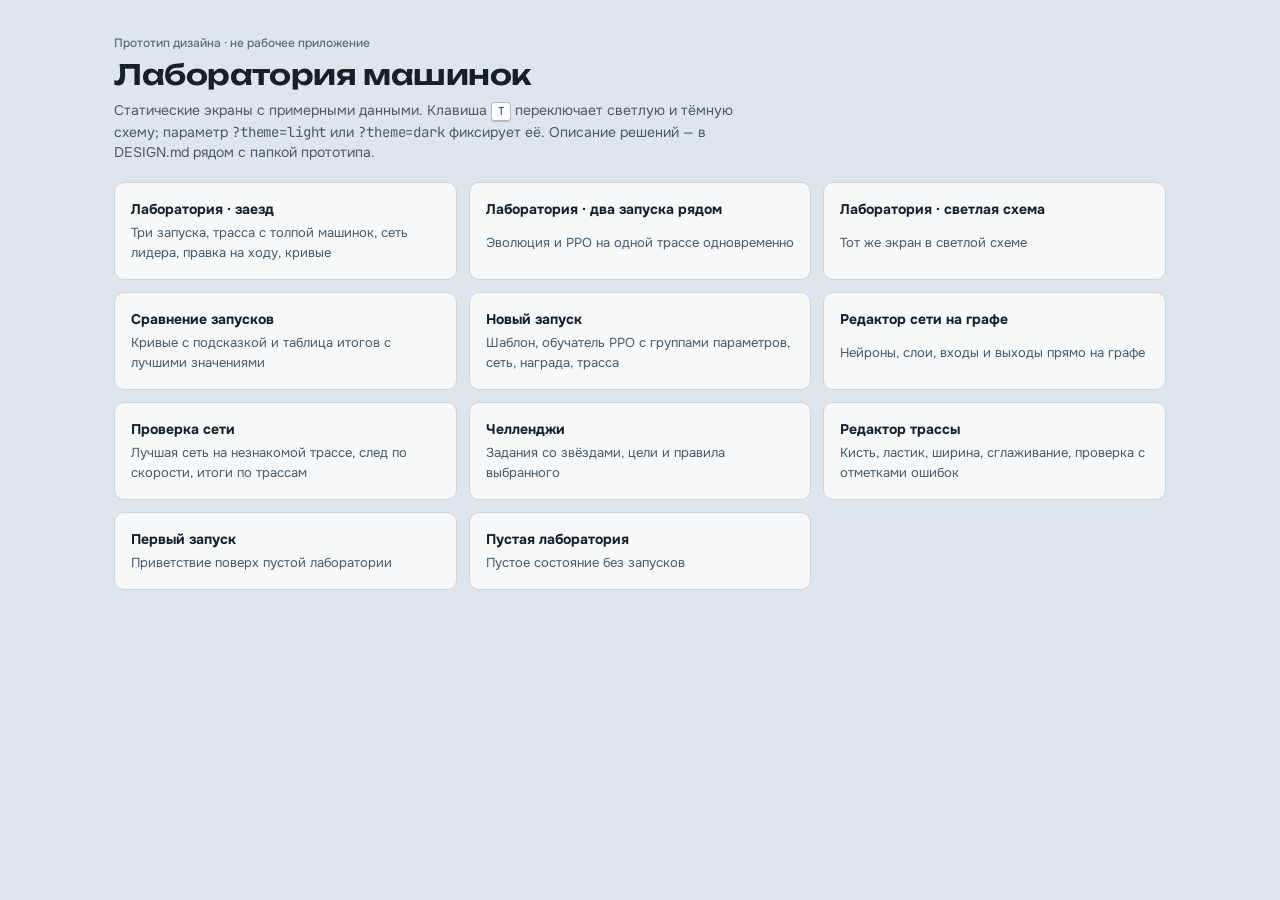
<file: docs/design/lab-ui/prototype/index.html>
<!doctype html>
<html lang="ru">
<head>
  <meta charset="utf-8">
  <meta name="viewport" content="width=device-width, initial-scale=1">
  <meta name="color-scheme" content="dark light">
  <title>Прототип интерфейса — Лаборатория</title>
  <link rel="stylesheet" href="assets/lab.css">
</head>
<body style="overflow:auto">
<script src="assets/icons.js"></script>
<main class="hub">
  <div>
    <span class="eyebrow">Прототип дизайна · не рабочее приложение</span>
    <h1 class="screen-title" style="font-size: 28px; line-height: 34px; margin-top: 6px">Лаборатория машинок</h1>
    <p class="muted" style="margin-top: 8px; max-width: 640px">Статические экраны с примерными данными. Клавиша <span class="kbd">T</span> переключает светлую и тёмную схему; параметр <span class="mono">?theme=light</span> или <span class="mono">?theme=dark</span> фиксирует её. Описание решений — в DESIGN.md рядом с папкой прототипа.</p>
  </div>
  <div class="hub-grid">
    <a href="lab.html"><b>Лаборатория · заезд</b><span>Три запуска, трасса с толпой машинок, сеть лидера, правка на ходу, кривые</span></a>
    <a href="lab.html?view=split"><b>Лаборатория · два запуска рядом</b><span>Эволюция и PPO на одной трассе одновременно</span></a>
    <a href="lab.html?theme=light"><b>Лаборатория · светлая схема</b><span>Тот же экран в светлой схеме</span></a>
    <a href="compare.html"><b>Сравнение запусков</b><span>Кривые с подсказкой и таблица итогов с лучшими значениями</span></a>
    <a href="new-run.html"><b>Новый запуск</b><span>Шаблон, обучатель PPO с группами параметров, сеть, награда, трасса</span></a>
    <a href="network-editor.html"><b>Редактор сети на графе</b><span>Нейроны, слои, входы и выходы прямо на графе</span></a>
    <a href="demo.html"><b>Проверка сети</b><span>Лучшая сеть на незнакомой трассе, след по скорости, итоги по трассам</span></a>
    <a href="challenges.html"><b>Челленджи</b><span>Задания со звёздами, цели и правила выбранного</span></a>
    <a href="track-editor.html"><b>Редактор трассы</b><span>Кисть, ластик, ширина, сглаживание, проверка с отметками ошибок</span></a>
    <a href="onboarding.html"><b>Первый запуск</b><span>Приветствие поверх пустой лаборатории</span></a>
    <a href="onboarding.html?dialog=0"><b>Пустая лаборатория</b><span>Пустое состояние без запусков</span></a>
  </div>
</main>
<script src="assets/proto.js"></script>
</body>
</html>
</file>
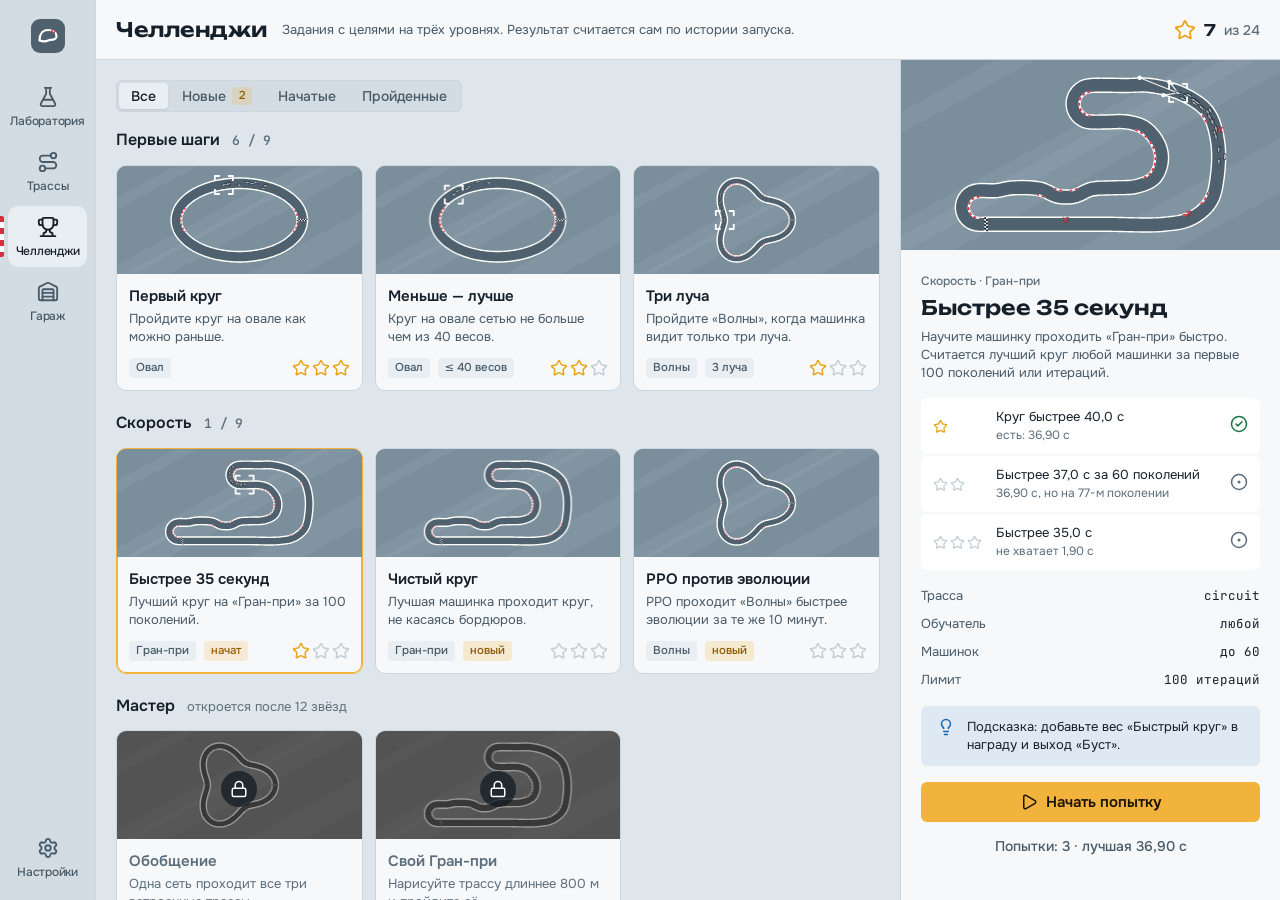
<file: docs/design/lab-ui/prototype/challenges.html>
<!doctype html>
<html lang="ru">
<head>
  <meta charset="utf-8">
  <meta name="viewport" content="width=device-width, initial-scale=1">
  <meta name="color-scheme" content="dark light">
  <title>Челленджи — Лаборатория</title>
  <link rel="stylesheet" href="assets/lab.css">
</head>
<body>
<script src="assets/icons.js"></script>
<div class="shell">
  <nav class="rail" aria-label="Разделы">
    <a class="rail-brand" href="index.html" aria-label="Лаборатория: на главную">
      <svg viewBox="0 0 34 34" aria-hidden="true"><rect width="34" height="34" rx="9" fill="#4f616e"/><path d="M8.5 21.5c0-6.5 3.4-10.5 8.5-10.5s8.5 2.6 8.5 6.2-3.6 3.6-6.2 3.6-3.2 3.2-10.8.7z" fill="none" stroke="#fffffc" stroke-width="2.2" stroke-linejoin="round"/><path d="M20.4 11.3l3.6 2.1" stroke="#d62e3e" stroke-width="2.8" stroke-dasharray="1.6 1.2"/></svg>
    </a>
    <a class="rail-item" href="lab.html"><svg class="icon"><use href="#i-flask-conical"/></svg><span>Лаборатория</span></a>
    <a class="rail-item" href="track-editor.html"><svg class="icon"><use href="#i-route"/></svg><span>Трассы</span></a>
    <a class="rail-item" href="challenges.html" aria-current="page"><svg class="icon"><use href="#i-trophy"/></svg><span>Челленджи</span></a>
    <a class="rail-item" href="demo.html"><svg class="icon"><use href="#i-warehouse"/></svg><span>Гараж</span></a>
    <div class="rail-spacer"></div>
    <a class="rail-item" href="#settings"><svg class="icon"><use href="#i-settings"/></svg><span>Настройки</span></a>
  </nav>

  <main class="screen" id="main">
    <header class="screen-head">
      <h1 class="screen-title">Челленджи</h1>
      <span class="screen-sub hide-narrow">Задания с целями на трёх уровнях. Результат считается сам по истории запуска.</span>
      <span class="head-spacer"></span>
      <div class="star-total" aria-label="Собрано 7 звёзд из 24"><svg class="icon"><use href="#i-star"/></svg>7 <span class="faint" style="font: 500 14px/1 var(--font-ui)">из 24</span></div>
    </header>

    <div class="chal">
      <div class="chal-list">
        <div class="chal-filters">
          <div class="seg" data-seg role="group" aria-label="Фильтр">
            <button aria-pressed="true">Все</button><button aria-pressed="false">Новые <span class="tag tag-live" style="height:18px">2</span></button><button aria-pressed="false">Начатые</button><button aria-pressed="false">Пройденные</button>
          </div>
        </div>

        <h2 class="chal-group-title section-title">Первые шаги <span class="faint mono" style="font-size: 13px">6 / 9</span></h2>
        <div class="chal-grid" role="listbox" aria-label="Первые шаги">
          <button class="chal-card" role="option" aria-selected="false"><canvas data-thumb="oval" data-cars="12"></canvas><div class="body"><b>Первый круг</b><p>Пройдите круг на овале как можно раньше.</p></div><span></span><div class="foot"><span class="tag">Овал</span><span class="stars" aria-label="3 звезды из 3"><svg class="icon on"><use href="#i-star"/></svg><svg class="icon on"><use href="#i-star"/></svg><svg class="icon on"><use href="#i-star"/></svg></span></div></button>
          <button class="chal-card" role="option" aria-selected="false"><canvas data-thumb="oval" data-cars="6"></canvas><div class="body"><b>Меньше — лучше</b><p>Круг на овале сетью не больше чем из 40 весов.</p></div><span></span><div class="foot"><span class="tag">Овал</span><span class="tag">≤ 40 весов</span><span class="stars" aria-label="2 звезды из 3"><svg class="icon on"><use href="#i-star"/></svg><svg class="icon on"><use href="#i-star"/></svg><svg class="icon"><use href="#i-star"/></svg></span></div></button>
          <button class="chal-card" role="option" aria-selected="false"><canvas data-thumb="wavy" data-cars="10"></canvas><div class="body"><b>Три луча</b><p>Пройдите «Волны», когда машинка видит только три луча.</p></div><span></span><div class="foot"><span class="tag">Волны</span><span class="tag">3 луча</span><span class="stars" aria-label="1 звезда из 3"><svg class="icon on"><use href="#i-star"/></svg><svg class="icon"><use href="#i-star"/></svg><svg class="icon"><use href="#i-star"/></svg></span></div></button>
        </div>

        <h2 class="chal-group-title section-title">Скорость <span class="faint mono" style="font-size: 13px">1 / 9</span></h2>
        <div class="chal-grid" role="listbox" aria-label="Скорость">
          <button class="chal-card" role="option" aria-selected="true"><canvas data-thumb="circuit" data-cars="16"></canvas><div class="body"><b>Быстрее 35 секунд</b><p>Лучший круг на «Гран-при» за 100 поколений.</p></div><span></span><div class="foot"><span class="tag">Гран-при</span><span class="tag tag-warn">начат</span><span class="stars" aria-label="1 звезда из 3"><svg class="icon on"><use href="#i-star"/></svg><svg class="icon"><use href="#i-star"/></svg><svg class="icon"><use href="#i-star"/></svg></span></div></button>
          <button class="chal-card" role="option" aria-selected="false"><canvas data-thumb="circuit" data-cars="0"></canvas><div class="body"><b>Чистый круг</b><p>Лучшая машинка проходит круг, не касаясь бордюров.</p></div><span></span><div class="foot"><span class="tag">Гран-при</span><span class="tag tag-live">новый</span><span class="stars" aria-label="0 звёзд из 3"><svg class="icon"><use href="#i-star"/></svg><svg class="icon"><use href="#i-star"/></svg><svg class="icon"><use href="#i-star"/></svg></span></div></button>
          <button class="chal-card" role="option" aria-selected="false"><canvas data-thumb="wavy" data-cars="0"></canvas><div class="body"><b>PPO против эволюции</b><p>PPO проходит «Волны» быстрее эволюции за те же 10 минут.</p></div><span></span><div class="foot"><span class="tag">Волны</span><span class="tag tag-live">новый</span><span class="stars" aria-label="0 звёзд из 3"><svg class="icon"><use href="#i-star"/></svg><svg class="icon"><use href="#i-star"/></svg><svg class="icon"><use href="#i-star"/></svg></span></div></button>
        </div>

        <h2 class="chal-group-title section-title">Мастер <span class="faint" style="font: 400 13px/1 var(--font-ui)">откроется после 12 звёзд</span></h2>
        <div class="chal-grid" role="listbox" aria-label="Мастер">
          <button class="chal-card locked" role="option" aria-disabled="true"><canvas data-thumb="wavy" data-cars="0"></canvas><span class="chal-lock"><svg class="icon"><use href="#i-lock"/></svg></span><div class="body"><b>Обобщение</b><p>Одна сеть проходит все три встроенные трассы.</p></div><span></span><div class="foot"><span class="tag">3 трассы</span><span class="stars"><svg class="icon"><use href="#i-star"/></svg><svg class="icon"><use href="#i-star"/></svg><svg class="icon"><use href="#i-star"/></svg></span></div></button>
          <button class="chal-card locked" role="option" aria-disabled="true"><canvas data-thumb="circuit" data-cars="0"></canvas><span class="chal-lock"><svg class="icon"><use href="#i-lock"/></svg></span><div class="body"><b>Свой Гран-при</b><p>Нарисуйте трассу длиннее 800 м и пройдите её.</p></div><span></span><div class="foot"><span class="tag">своя трасса</span><span class="stars"><svg class="icon"><use href="#i-star"/></svg><svg class="icon"><use href="#i-star"/></svg><svg class="icon"><use href="#i-star"/></svg></span></div></button>
        </div>
      </div>

      <aside class="chal-detail" aria-labelledby="ch-title">
        <canvas id="detail"></canvas>
        <div class="inner">
          <div>
            <span class="eyebrow">Скорость · Гран-при</span>
            <h2 class="section-title" id="ch-title" style="font: 600 20px/28px var(--font-display); margin-top: 4px">Быстрее 35 секунд</h2>
            <p class="muted" style="margin-top: 6px; font-size: 13px; line-height: 18px">Научите машинку проходить «Гран-при» быстро. Считается лучший круг любой машинки за первые 100 поколений или итераций.</p>
          </div>
          <div class="goal-list" aria-label="Цели">
            <div class="goal"><span class="stars" aria-label="1 звезда"><svg class="icon on"><use href="#i-star"/></svg></span><span class="what">Круг быстрее 40,0 с<small>есть: 36,90 с</small></span><span class="ok" aria-label="выполнено"><svg class="icon"><use href="#i-circle-check"/></svg></span></div>
            <div class="goal"><span class="stars" aria-label="2 звезды"><svg class="icon"><use href="#i-star"/></svg><svg class="icon"><use href="#i-star"/></svg></span><span class="what">Быстрее 37,0 с за 60 поколений<small>36,90 с, но на 77-м поколении</small></span><span class="no" aria-label="не выполнено"><svg class="icon"><use href="#i-circle-dot"/></svg></span></div>
            <div class="goal"><span class="stars" aria-label="3 звезды"><svg class="icon"><use href="#i-star"/></svg><svg class="icon"><use href="#i-star"/></svg><svg class="icon"><use href="#i-star"/></svg></span><span class="what">Быстрее 35,0 с<small>не хватает 1,90 с</small></span><span class="no" aria-label="не выполнено"><svg class="icon"><use href="#i-circle-dot"/></svg></span></div>
          </div>
          <dl class="rules">
            <dt>Трасса</dt><dd>circuit</dd>
            <dt>Обучатель</dt><dd>любой</dd>
            <dt>Машинок</dt><dd>до 60</dd>
            <dt>Лимит</dt><dd>100 итераций</dd>
          </dl>
          <div class="callout"><svg class="icon"><use href="#i-lightbulb"/></svg><span>Подсказка: добавьте вес «Быстрый круг» в награду и выход «Буст».</span></div>
          <div style="display: grid; gap: 8px">
            <a class="btn btn-primary btn-lg" href="new-run.html"><svg class="icon"><use href="#i-play"/></svg>Начать попытку</a>
            <button class="btn btn-ghost">Попытки: 3 · лучшая 36,90 с</button>
          </div>
        </div>
      </aside>
    </div>
  </main>
</div>
<script src="assets/tracks.js"></script>
<script src="assets/proto.js"></script>
<script>
  window.render = function () {
    document.querySelectorAll('[data-thumb]').forEach((c, k) => Proto.drawScene(c, { track: c.dataset.thumb, cars: Number(c.dataset.cars), crashed: 0, progress: 0.3 + 0.1 * k, spread: 40, pad: 12, leader: Number(c.dataset.cars) > 0, rays: [], seed: k + 2 }));
    Proto.drawScene(document.getElementById('detail'), { track: 'circuit', cars: 24, crashed: 3, progress: 0.42, spread: 60, pad: 18, seed: 4, rays: [-30, 0, 30] });
  };
</script>
</body>
</html>
</file>
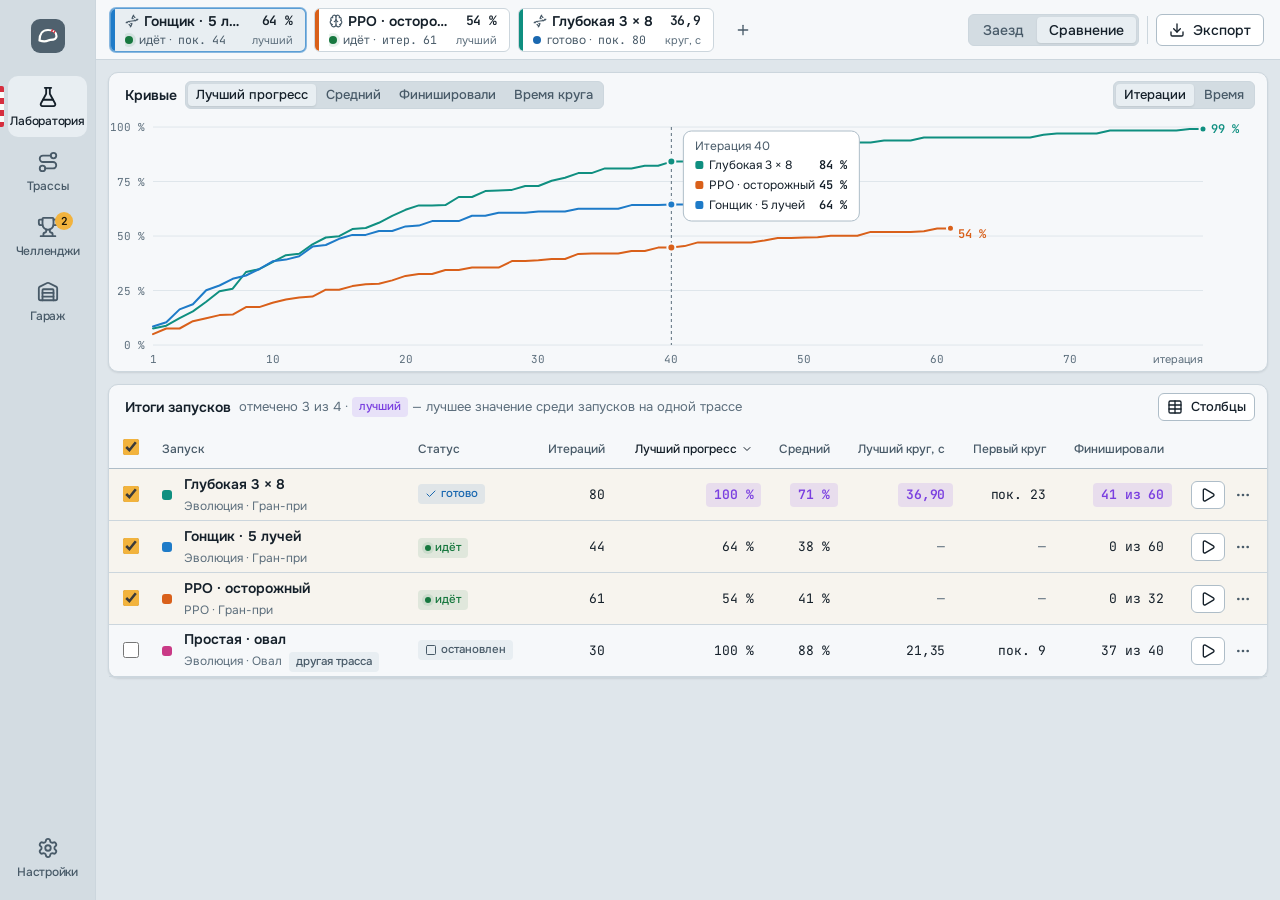
<file: docs/design/lab-ui/prototype/compare.html>
<!doctype html>
<html lang="ru">
<head>
  <meta charset="utf-8">
  <meta name="viewport" content="width=device-width, initial-scale=1">
  <meta name="color-scheme" content="dark light">
  <title>Сравнение запусков — Лаборатория</title>
  <link rel="stylesheet" href="assets/lab.css">
</head>
<body>
<script src="assets/icons.js"></script>
<div class="shell">
  <nav class="rail" aria-label="Разделы">
    <a class="rail-brand" href="index.html" aria-label="Лаборатория: на главную">
      <svg viewBox="0 0 34 34" aria-hidden="true"><rect width="34" height="34" rx="9" fill="#4f616e"/><path d="M8.5 21.5c0-6.5 3.4-10.5 8.5-10.5s8.5 2.6 8.5 6.2-3.6 3.6-6.2 3.6-3.2 3.2-10.8.7z" fill="none" stroke="#fffffc" stroke-width="2.2" stroke-linejoin="round"/><path d="M20.4 11.3l3.6 2.1" stroke="#d62e3e" stroke-width="2.8" stroke-dasharray="1.6 1.2"/></svg>
    </a>
    <a class="rail-item" href="lab.html" aria-current="page"><svg class="icon"><use href="#i-flask-conical"/></svg><span>Лаборатория</span></a>
    <a class="rail-item" href="track-editor.html"><svg class="icon"><use href="#i-route"/></svg><span>Трассы</span></a>
    <a class="rail-item" href="challenges.html"><svg class="icon"><use href="#i-trophy"/></svg><span>Челленджи</span><b class="rail-badge" aria-label="2 новых">2</b></a>
    <a class="rail-item" href="demo.html"><svg class="icon"><use href="#i-warehouse"/></svg><span>Гараж</span></a>
    <div class="rail-spacer"></div>
    <a class="rail-item" href="#settings"><svg class="icon"><use href="#i-settings"/></svg><span>Настройки</span></a>
  </nav>

  <main class="screen" id="main">
    <header class="runbar">
      <div class="run-tabs" role="tablist" aria-label="Запуски">
        <button class="run-tab" role="tab" aria-selected="true" style="--c: var(--run-1)">
          <span class="run-tab-name"><svg class="icon" aria-label="Эволюция"><use href="#i-dna"/></svg>Гонщик · 5 лучей</span><span class="run-tab-best mono">64 %</span>
          <span class="run-tab-meta"><i class="dot dot-running" aria-hidden="true"></i>идёт · <span class="mono">пок. 44</span></span><span class="run-tab-cap">лучший</span>
        </button>
        <button class="run-tab" role="tab" aria-selected="false" style="--c: var(--run-2)">
          <span class="run-tab-name"><svg class="icon" aria-label="PPO"><use href="#i-brain"/></svg>PPO · осторожный</span><span class="run-tab-best mono">54 %</span>
          <span class="run-tab-meta"><i class="dot dot-running" aria-hidden="true"></i>идёт · <span class="mono">итер. 61</span></span><span class="run-tab-cap">лучший</span>
        </button>
        <button class="run-tab" role="tab" aria-selected="false" style="--c: var(--run-3)">
          <span class="run-tab-name"><svg class="icon" aria-label="Эволюция"><use href="#i-dna"/></svg>Глубокая 3 × 8</span><span class="run-tab-best mono">36,9</span>
          <span class="run-tab-meta"><i class="dot dot-finished" aria-hidden="true"></i>готово · <span class="mono">пок. 80</span></span><span class="run-tab-cap">круг, с</span>
        </button>
        <a class="btn btn-ghost" href="new-run.html" title="Новый запуск (N)"><svg class="icon"><use href="#i-plus"/></svg><span class="new-label">Новый запуск</span></a>
      </div>
      <div class="transport">
        <div class="seg view-switch" data-seg role="group" aria-label="Вид">
          <button aria-pressed="false" onclick="location.href='lab.html'+location.search">Заезд</button>
          <button aria-pressed="true">Сравнение</button>
        </div>
        <span class="runbar-sep"></span>
        <button class="btn"><svg class="icon"><use href="#i-download"/></svg><span class="label-wide">Экспорт</span></button>
      </div>
    </header>

    <div class="compare">
      <section class="card chart-card" aria-labelledby="cmp-chart">
        <header class="card-head">
          <h2 class="card-title" id="cmp-chart">Кривые</h2>
          <div class="seg seg-sm" data-seg role="group" aria-label="Показатель">
            <button aria-pressed="true">Лучший прогресс</button><button aria-pressed="false">Средний</button><button aria-pressed="false">Финишировали</button><button aria-pressed="false">Время круга</button>
          </div>
          <span class="head-spacer"></span>
          <div class="seg seg-sm" data-seg role="group" aria-label="Ось X"><button aria-pressed="true">Итерации</button><button aria-pressed="false">Время</button></div>
        </header>
        <svg class="chart" id="chart" role="img" aria-label="Лучший прогресс трёх отмеченных запусков по итерациям"></svg>
      </section>

      <section class="card" aria-labelledby="cmp-table">
        <header class="card-head">
          <h2 class="card-title" id="cmp-table">Итоги запусков</h2>
          <span class="faint" style="font-size: 13px">отмечено 3 из 4 · <span class="tag tag-best" style="vertical-align: 1px">лучший</span> — лучшее значение среди запусков на одной трассе</span>
          <span class="head-spacer"></span>
          <button class="btn btn-sm"><svg class="icon"><use href="#i-table"/></svg>Столбцы</button>
        </header>
        <div class="cmp-table-wrap">
          <table class="table">
            <thead>
              <tr>
                <th style="width: 36px"><input class="check" type="checkbox" aria-label="Отметить все" checked></th>
                <th>Запуск</th>
                <th>Статус</th>
                <th class="num"><button>Итераций</button></th>
                <th class="num" aria-sort="descending"><button>Лучший прогресс<svg class="icon"><use href="#i-chevron-down"/></svg></button></th>
                <th class="num"><button>Средний</button></th>
                <th class="num"><button>Лучший круг, с</button></th>
                <th class="num"><button>Первый круг</button></th>
                <th class="num"><button>Финишировали</button></th>
                <th class="col-wide">Динамика</th>
                <th class="col-wide">Сеть</th>
                <th><span class="sr-only">Действия</span></th>
              </tr>
            </thead>
            <tbody>
              <tr aria-selected="true">
                <td><input class="check" type="checkbox" checked aria-label="Глубокая 3 × 8"></td>
                <td><div class="cmp-name"><i class="swatch" style="--c: var(--run-3)"></i><div><b>Глубокая 3 × 8</b><small>Эволюция · Гран-при</small></div></div></td>
                <td><span class="tag tag-info"><svg class="icon"><use href="#i-check"/></svg>готово</span></td>
                <td class="num mono">80</td>
                <td class="num mono"><span class="cell-best">100 %</span></td>
                <td class="num mono"><span class="cell-best">71 %</span></td>
                <td class="num mono"><span class="cell-best">36,90</span></td>
                <td class="num mono">пок. 23</td>
                <td class="num mono"><span class="cell-best">41 из 60</span></td>
                <td class="col-wide"><svg class="spark" data-spark="4,80,1,22,.06" data-color="--run-3"></svg></td>
                <td class="col-wide"><span class="cmp-net">10 → 8 → 8 → 8 → 2</span></td>
                <td><div style="display:flex; gap:4px; justify-content:flex-end"><a class="btn btn-sm" href="demo.html" aria-label="Проверить лучшую сеть" title="Проверить лучшую сеть"><svg class="icon"><use href="#i-play"/></svg><span class="col-wide">Проверить</span></a><button class="btn btn-ghost btn-sm btn-icon" aria-label="Ещё"><svg class="icon"><use href="#i-ellipsis"/></svg></button></div></td>
              </tr>
              <tr aria-selected="true">
                <td><input class="check" type="checkbox" checked aria-label="Гонщик · 5 лучей"></td>
                <td><div class="cmp-name"><i class="swatch" style="--c: var(--run-1)"></i><div><b>Гонщик · 5 лучей</b><small>Эволюция · Гран-при</small></div></div></td>
                <td><span class="tag tag-ok"><i class="dot dot-running" style="width:6px;height:6px"></i>идёт</span></td>
                <td class="num mono">44</td>
                <td class="num mono">64 %</td>
                <td class="num mono">38 %</td>
                <td class="num mono faint">—</td>
                <td class="num mono faint">—</td>
                <td class="num mono">0 из 60</td>
                <td class="col-wide"><svg class="spark" data-spark="3,44,.66,12,.08" data-color="--run-1"></svg></td>
                <td class="col-wide"><span class="cmp-net">8 → 6 → 5 → 2</span></td>
                <td><div style="display:flex; gap:4px; justify-content:flex-end"><a class="btn btn-sm" href="demo.html" aria-label="Проверить лучшую сеть" title="Проверить лучшую сеть"><svg class="icon"><use href="#i-play"/></svg><span class="col-wide">Проверить</span></a><button class="btn btn-ghost btn-sm btn-icon" aria-label="Ещё"><svg class="icon"><use href="#i-ellipsis"/></svg></button></div></td>
              </tr>
              <tr aria-selected="true">
                <td><input class="check" type="checkbox" checked aria-label="PPO · осторожный"></td>
                <td><div class="cmp-name"><i class="swatch" style="--c: var(--run-2)"></i><div><b>PPO · осторожный</b><small>PPO · Гран-при</small></div></div></td>
                <td><span class="tag tag-ok"><i class="dot dot-running" style="width:6px;height:6px"></i>идёт</span></td>
                <td class="num mono">61</td>
                <td class="num mono">54 %</td>
                <td class="num mono">41 %</td>
                <td class="num mono faint">—</td>
                <td class="num mono faint">—</td>
                <td class="num mono">0 из 32</td>
                <td class="col-wide"><svg class="spark" data-spark="9,61,.6,30,.05" data-color="--run-2"></svg></td>
                <td class="col-wide"><span class="cmp-net">8 → 6 → 5 → 2</span></td>
                <td><div style="display:flex; gap:4px; justify-content:flex-end"><a class="btn btn-sm" href="demo.html" aria-label="Проверить лучшую сеть" title="Проверить лучшую сеть"><svg class="icon"><use href="#i-play"/></svg><span class="col-wide">Проверить</span></a><button class="btn btn-ghost btn-sm btn-icon" aria-label="Ещё"><svg class="icon"><use href="#i-ellipsis"/></svg></button></div></td>
              </tr>
              <tr>
                <td><input class="check" type="checkbox" aria-label="Простая · овал"></td>
                <td><div class="cmp-name"><i class="swatch" style="--c: var(--run-4)"></i><div><b>Простая · овал</b><small>Эволюция · Овал <span class="tag" style="margin-left: 4px">другая трасса</span></small></div></div></td>
                <td><span class="tag"><svg class="icon"><use href="#i-square"/></svg>остановлен</span></td>
                <td class="num mono">30</td>
                <td class="num mono">100 %</td>
                <td class="num mono">88 %</td>
                <td class="num mono">21,35</td>
                <td class="num mono">пок. 9</td>
                <td class="num mono">37 из 40</td>
                <td class="col-wide"><svg class="spark" data-spark="12,30,1,6,.1" data-color="--run-4"></svg></td>
                <td class="col-wide"><span class="cmp-net">5 → 4 → 2</span></td>
                <td><div style="display:flex; gap:4px; justify-content:flex-end"><a class="btn btn-sm" href="demo.html" aria-label="Проверить лучшую сеть" title="Проверить лучшую сеть"><svg class="icon"><use href="#i-play"/></svg><span class="col-wide">Проверить</span></a><button class="btn btn-ghost btn-sm btn-icon" aria-label="Ещё"><svg class="icon"><use href="#i-ellipsis"/></svg></button></div></td>
              </tr>
            </tbody>
          </table>
        </div>
      </section>
    </div>
  </main>
</div>
<script src="assets/tracks.js"></script>
<script src="assets/proto.js"></script>
<script>
  window.render = function () {
    const C = Proto.css;
    const a = Proto.curve(3, 44, 0.66, 12, 0.04, 0.08);
    const b = Proto.curve(9, 61, 0.6, 30, 0.03, 0.05);
    const c = Proto.curve(4, 80, 1.0, 22, 0.05, 0.06);
    Proto.drawChart(document.getElementById('chart'), {
      xmax: 80, xstep: 10, xlabel: 'итерация', hover: 39, xname: 'Итерация',
      series: [
        { name: 'Глубокая 3 × 8', color: C('--run-3'), data: c, width: 2 },
        { name: 'PPO · осторожный', color: C('--run-2'), data: b, width: 2, labelDy: 6 },
        { name: 'Гонщик · 5 лучей', color: C('--run-1'), data: a, width: 2, labelDy: -4 },
      ],
    });
    document.querySelectorAll('[data-spark]').forEach((s) => {
      s.innerHTML = '';
      const [seed, n, top, tau, st] = s.dataset.spark.split(',').map(Number);
      Proto.drawSpark(s, Proto.curve(seed, n, top, tau, 0.04, st), C(s.dataset.color));
    });
  };
</script>
</body>
</html>
</file>
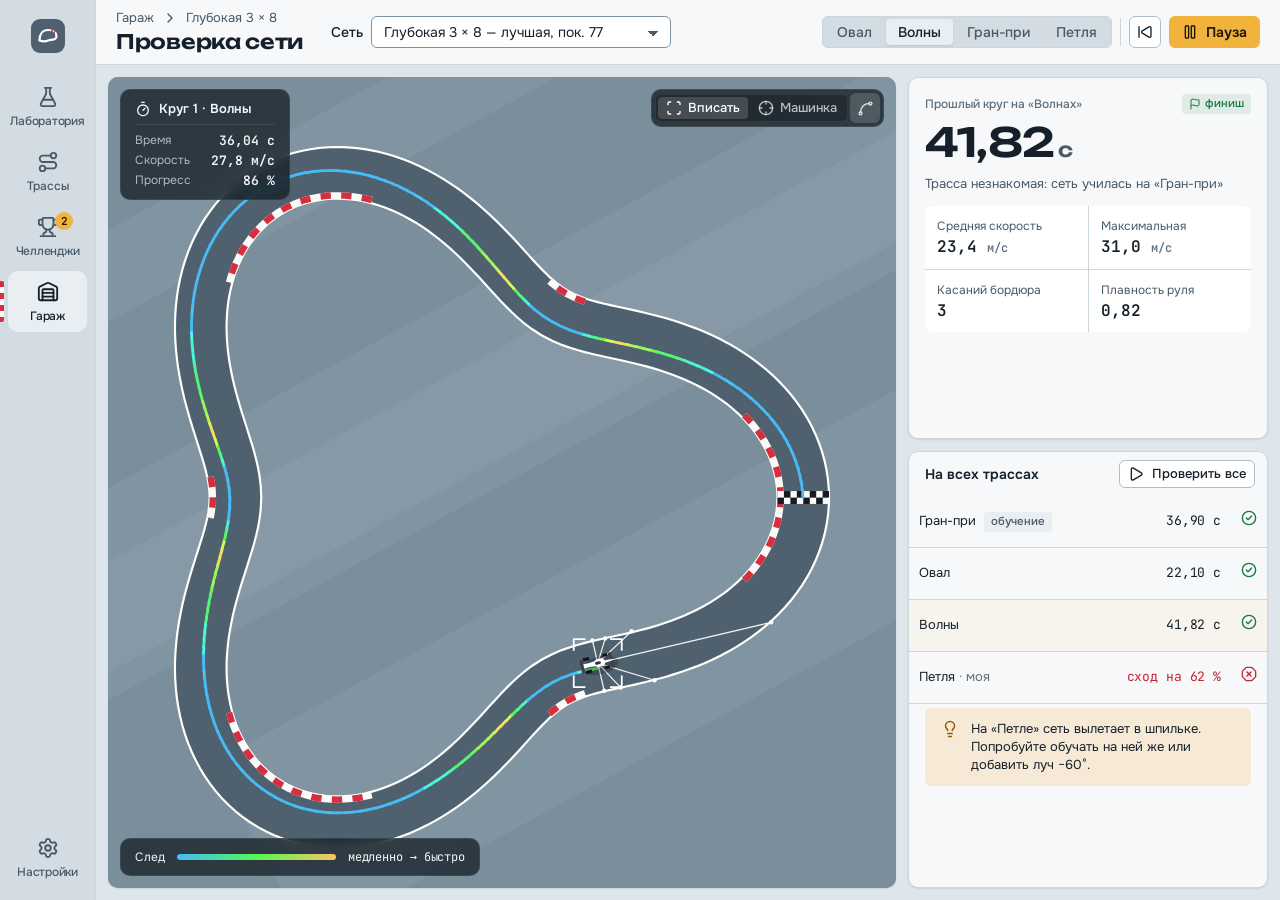
<file: docs/design/lab-ui/prototype/demo.html>
<!doctype html>
<html lang="ru">
<head>
  <meta charset="utf-8">
  <meta name="viewport" content="width=device-width, initial-scale=1">
  <meta name="color-scheme" content="dark light">
  <title>Проверка сети — Гараж</title>
  <link rel="stylesheet" href="assets/lab.css">
</head>
<body>
<script src="assets/icons.js"></script>
<div class="shell">
  <nav class="rail" aria-label="Разделы">
    <a class="rail-brand" href="index.html" aria-label="Лаборатория: на главную">
      <svg viewBox="0 0 34 34" aria-hidden="true"><rect width="34" height="34" rx="9" fill="#4f616e"/><path d="M8.5 21.5c0-6.5 3.4-10.5 8.5-10.5s8.5 2.6 8.5 6.2-3.6 3.6-6.2 3.6-3.2 3.2-10.8.7z" fill="none" stroke="#fffffc" stroke-width="2.2" stroke-linejoin="round"/><path d="M20.4 11.3l3.6 2.1" stroke="#d62e3e" stroke-width="2.8" stroke-dasharray="1.6 1.2"/></svg>
    </a>
    <a class="rail-item" href="lab.html"><svg class="icon"><use href="#i-flask-conical"/></svg><span>Лаборатория</span></a>
    <a class="rail-item" href="track-editor.html"><svg class="icon"><use href="#i-route"/></svg><span>Трассы</span></a>
    <a class="rail-item" href="challenges.html"><svg class="icon"><use href="#i-trophy"/></svg><span>Челленджи</span><b class="rail-badge" aria-label="2 новых">2</b></a>
    <a class="rail-item" href="demo.html" aria-current="page"><svg class="icon"><use href="#i-warehouse"/></svg><span>Гараж</span></a>
    <div class="rail-spacer"></div>
    <a class="rail-item" href="#settings"><svg class="icon"><use href="#i-settings"/></svg><span>Настройки</span></a>
  </nav>

  <main class="screen" id="main">
    <header class="screen-head">
      <div>
        <nav class="crumbs" aria-label="Путь"><a href="#garage">Гараж</a><svg class="icon icon-s"><use href="#i-chevron-right"/></svg><span>Глубокая 3 × 8</span></nav>
        <h1 class="screen-title">Проверка сети</h1>
      </div>
      <label class="field" style="grid-auto-flow: column; align-items: center; gap: 8px; margin-left: 12px">
        <span class="field-label hide-narrow">Сеть</span>
        <select class="select" style="width: 300px"><option>Глубокая 3 × 8 — лучшая, пок. 77</option><option>Гонщик · 5 лучей — лидер сейчас</option></select>
      </label>
      <span class="head-spacer"></span>
      <div class="head-actions">
        <div class="seg" data-seg role="group" aria-label="Трасса">
          <button aria-pressed="false">Овал</button><button aria-pressed="true">Волны</button><button aria-pressed="false">Гран-при</button><button aria-pressed="false">Петля</button>
        </div>
        <span class="runbar-sep"></span>
        <button class="btn btn-icon" aria-label="Заново (R)" title="Заново (R)"><svg class="icon"><use href="#i-skip-back"/></svg></button>
        <button class="btn btn-primary"><svg class="icon"><use href="#i-pause"/></svg>Пауза</button>
      </div>
    </header>

    <div class="demo">
      <section class="stage" aria-label="Демо-заезд на трассе «Волны»">
        <canvas id="stage"></canvas>
        <div class="stage-overlay tl">
          <dl class="glass hud">
            <div class="hud-run"><svg class="icon icon-s"><use href="#i-timer"/></svg>Круг 1 · Волны</div>
            <dt>Время</dt><dd>36,04 с</dd>
            <dt>Скорость</dt><dd>27,8 м/с</dd>
            <dt>Прогресс</dt><dd>86 %</dd>
          </dl>
        </div>
        <div class="stage-overlay tr">
          <div class="glass toolgroup"><div class="seg seg-sm" data-seg><button aria-pressed="true"><svg class="icon"><use href="#i-scan"/></svg>Вписать</button><button aria-pressed="false"><svg class="icon"><use href="#i-crosshair"/></svg>Машинка</button></div>
            <button class="glass-btn" aria-label="След по скорости" title="След по скорости" style="background: rgba(255,255,255,.16)"><svg class="icon"><use href="#i-spline"/></svg></button>
          </div>
        </div>
        <div class="stage-overlay bl">
          <div class="glass gen-strip" style="max-width: 360px">
            <span>След</span>
            <span style="flex:1; height: 6px; border-radius: 3px; background: linear-gradient(90deg, hsl(200,90%,62%), hsl(120,90%,65%), hsl(40,90%,68%))"></span>
            <span class="mono">медленно → быстро</span>
          </div>
        </div>
      </section>

      <aside class="demo-side">
        <section class="card result-big" aria-labelledby="res-title">
          <div style="display:flex; align-items:center; gap: 8px">
            <span class="eyebrow" id="res-title">Прошлый круг на «Волнах»</span>
            <span class="head-spacer"></span>
            <span class="tag tag-ok"><svg class="icon"><use href="#i-flag"/></svg>финиш</span>
          </div>
          <p class="value">41,82<small>с</small></p>
          <p class="muted" style="font-size: 13px">Трасса незнакомая: сеть училась на «Гран-при»</p>
          <dl class="stat-grid">
            <div class="stat"><dt>Средняя скорость</dt><dd>23,4 <small>м/с</small></dd></div>
            <div class="stat"><dt>Максимальная</dt><dd>31,0 <small>м/с</small></dd></div>
            <div class="stat"><dt>Касаний бордюра</dt><dd>3</dd></div>
            <div class="stat"><dt>Плавность руля</dt><dd>0,82</dd></div>
          </dl>
        </section>

        <section class="card" aria-labelledby="all-title">
          <header class="card-head"><h2 class="card-title" id="all-title">На всех трассах</h2><span class="head-spacer"></span><button class="btn btn-sm"><svg class="icon"><use href="#i-play"/></svg>Проверить все</button></header>
          <table class="table" style="font-size: 13px">
            <tbody>
              <tr><td style="height:40px">Гран-при <span class="tag" style="margin-left:4px">обучение</span></td><td class="num mono">36,90 с</td><td style="width:28px"><svg class="icon icon-s" style="color: var(--success)"><use href="#i-circle-check"/></svg></td></tr>
              <tr><td style="height:40px">Овал</td><td class="num mono">22,10 с</td><td><svg class="icon icon-s" style="color: var(--success)"><use href="#i-circle-check"/></svg></td></tr>
              <tr aria-selected="true"><td style="height:40px">Волны</td><td class="num mono">41,82 с</td><td><svg class="icon icon-s" style="color: var(--success)"><use href="#i-circle-check"/></svg></td></tr>
              <tr><td style="height:40px">Петля <span class="faint">· моя</span></td><td class="num mono" style="color: var(--danger)">сход на 62 %</td><td><svg class="icon icon-s" style="color: var(--danger)"><use href="#i-octagon-x"/></svg></td></tr>
            </tbody>
          </table>
          <div class="card-foot" style="border-top: 0; padding-top: 4px">
            <div class="callout callout-warn" style="flex:1"><svg class="icon"><use href="#i-lightbulb"/></svg><span>На «Петле» сеть вылетает в шпильке. Попробуйте обучать на ней же или добавить луч −60°.</span></div>
          </div>
        </section>

        <section class="board">
          <header class="card-head"><h2 class="card-title">Сеть в заезде</h2><span class="tag mono">10 → 8 → 8 → 8 → 2</span></header>
          <svg class="net" id="net" role="img" aria-label="Граф сети во время демо-заезда"></svg>
        </section>
      </aside>
    </div>
  </main>
</div>
<script src="assets/tracks.js"></script>
<script src="assets/proto.js"></script>
<script>
  window.render = function () {
    Proto.drawScene(document.getElementById('stage'), { track: 'wavy', cars: 0, single: true, trace: true, progress: 0.86, rays: [-90, -60, -30, 0, 30, 60, 90], padLeft: 40, padTop: 70, pad: 40, carScale: 1.5 });
    Proto.drawNetwork(document.getElementById('net'), { inputs: ['−90°', '−60°', '−30°', '0°', '30°', '60°', '90°', 'Скор.', 'Бок.', 'Угл.'], hidden: [8, 8, 8], outputs: ['Руль', 'Газ'], seed: 30, small: true });
  };
</script>
</body>
</html>
</file>
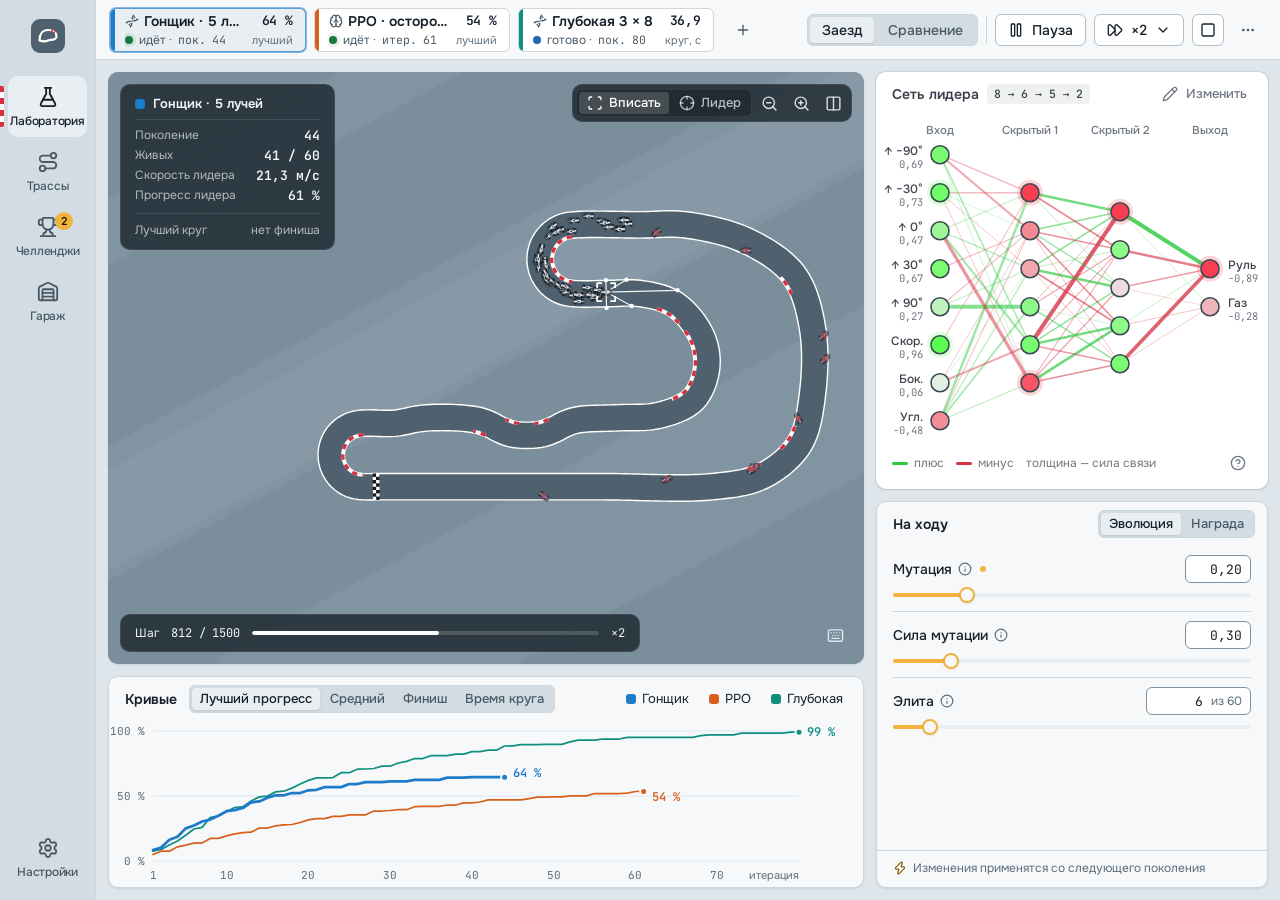
<file: docs/design/lab-ui/prototype/lab.html>
<!doctype html>
<html lang="ru">
<head>
  <meta charset="utf-8">
  <meta name="viewport" content="width=device-width, initial-scale=1">
  <meta name="color-scheme" content="dark light">
  <title>Лаборатория — заезд</title>
  <link rel="stylesheet" href="assets/lab.css">
</head>
<body>
<script src="assets/icons.js"></script>
<div class="shell">
  <nav class="rail" aria-label="Разделы">
    <a class="rail-brand" href="index.html" aria-label="Лаборатория: на главную">
      <svg viewBox="0 0 34 34" aria-hidden="true"><rect width="34" height="34" rx="9" fill="#4f616e"/><path d="M8.5 21.5c0-6.5 3.4-10.5 8.5-10.5s8.5 2.6 8.5 6.2-3.6 3.6-6.2 3.6-3.2 3.2-10.8.7z" fill="none" stroke="#fffffc" stroke-width="2.2" stroke-linejoin="round"/><path d="M20.4 11.3l3.6 2.1" stroke="#d62e3e" stroke-width="2.8" stroke-dasharray="1.6 1.2"/></svg>
    </a>
    <a class="rail-item" href="lab.html" aria-current="page"><svg class="icon"><use href="#i-flask-conical"/></svg><span>Лаборатория</span></a>
    <a class="rail-item" href="track-editor.html"><svg class="icon"><use href="#i-route"/></svg><span>Трассы</span></a>
    <a class="rail-item" href="challenges.html"><svg class="icon"><use href="#i-trophy"/></svg><span>Челленджи</span><b class="rail-badge" aria-label="2 новых">2</b></a>
    <a class="rail-item" href="demo.html"><svg class="icon"><use href="#i-warehouse"/></svg><span>Гараж</span></a>
    <div class="rail-spacer"></div>
    <a class="rail-item" href="#settings"><svg class="icon"><use href="#i-settings"/></svg><span>Настройки</span></a>
  </nav>

  <main class="screen" id="main">
    <header class="runbar">
      <div class="run-tabs" role="tablist" aria-label="Запуски">
        <button class="run-tab" role="tab" aria-selected="true" style="--c: var(--run-1)">
          <span class="run-tab-name"><svg class="icon" aria-label="Эволюция"><use href="#i-dna"/></svg>Гонщик · 5 лучей</span>
          <span class="run-tab-best mono">64 %</span>
          <span class="run-tab-meta"><i class="dot dot-running" aria-hidden="true"></i>идёт · <span class="mono">пок. 44</span></span>
          <span class="run-tab-cap">лучший</span>
        </button>
        <button class="run-tab" role="tab" aria-selected="false" style="--c: var(--run-2)">
          <span class="run-tab-name"><svg class="icon" aria-label="PPO"><use href="#i-brain"/></svg>PPO · осторожный</span>
          <span class="run-tab-best mono">54 %</span>
          <span class="run-tab-meta"><i class="dot dot-running" aria-hidden="true"></i>идёт · <span class="mono">итер. 61</span></span>
          <span class="run-tab-cap">лучший</span>
        </button>
        <button class="run-tab" role="tab" aria-selected="false" style="--c: var(--run-3)">
          <span class="run-tab-name"><svg class="icon" aria-label="Эволюция"><use href="#i-dna"/></svg>Глубокая 3 × 8</span>
          <span class="run-tab-best mono">36,9</span>
          <span class="run-tab-meta"><i class="dot dot-finished" aria-hidden="true"></i>готово · <span class="mono">пок. 80</span></span>
          <span class="run-tab-cap">круг, с</span>
        </button>
        <a class="btn btn-ghost" href="new-run.html" title="Новый запуск (N)"><svg class="icon"><use href="#i-plus"/></svg><span class="new-label">Новый запуск</span></a>
      </div>

      <div class="transport" role="group" aria-label="Управление запуском «Гонщик · 5 лучей»">
        <div class="seg view-switch" data-seg role="group" aria-label="Вид">
          <button aria-pressed="true" onclick="location.href='lab.html'+location.search">Заезд</button>
          <button aria-pressed="false" onclick="location.href='compare.html'+location.search">Сравнение</button>
        </div>
        <span class="runbar-sep hide-narrow"></span>
        <button class="btn" title="Пауза (пробел)"><svg class="icon"><use href="#i-pause"/></svg><span class="label-wide">Пауза</span></button>
        <div class="seg seg-mono seg-speed" data-seg role="group" aria-label="Скорость симуляции">
          <button aria-pressed="false">×1</button><button aria-pressed="true">×2</button><button aria-pressed="false">×4</button><button aria-pressed="false">×8</button><button aria-pressed="false">макс</button>
        </div>
        <button class="btn speed-menu" title="Скорость симуляции (1–5)" aria-haspopup="menu"><svg class="icon"><use href="#i-fast-forward"/></svg><span class="mono">×2</span><svg class="icon"><use href="#i-chevron-down"/></svg></button>
        <button class="btn btn-icon show-narrow" title="Настройки на ходу" aria-label="Настройки на ходу"><svg class="icon"><use href="#i-sliders-horizontal"/></svg></button>
        <button class="btn btn-icon" title="Остановить" aria-label="Остановить"><svg class="icon"><use href="#i-square"/></svg></button>
        <button class="btn btn-icon btn-ghost" title="Ещё" aria-label="Ещё действия" aria-haspopup="menu"><svg class="icon"><use href="#i-ellipsis"/></svg></button>
      </div>
    </header>

    <div class="lab-body" id="body">
      <div class="stage-wrap">
        <section class="stage" aria-label="Трасса circuit, запуск «Гонщик · 5 лучей»">
          <canvas id="stageA" tabindex="0" aria-label="Трасса с машинками. Колесо мыши — масштаб, перетаскивание — сдвиг"></canvas>
          <div class="stage-overlay tl">
            <dl class="glass hud" aria-label="Показатели поколения">
              <div class="hud-run"><i class="swatch" style="--c: var(--run-1)"></i>Гонщик · 5 лучей</div>
              <dt>Поколение</dt><dd>44</dd>
              <dt>Живых</dt><dd>41 / 60</dd>
              <dt class="hud-extra">Скорость лидера</dt><dd class="hud-extra">21,3 м/с</dd>
              <dt>Прогресс лидера</dt><dd>61 %</dd>
              <dt class="split-only">Шаг</dt><dd class="split-only">812 / 1500</dd>
              <div class="hud-lap hud-extra"><span style="color: rgba(242,246,248,.68)">Лучший круг</span><span style="color: rgba(242,246,248,.68)">нет финиша</span></div>
            </dl>
          </div>
          <div class="stage-overlay tr">
            <div class="glass toolgroup" role="group" aria-label="Камера">
              <div class="seg seg-sm" data-seg>
                <button aria-pressed="true" title="Вписать трассу (C)"><svg class="icon"><use href="#i-scan"/></svg>Вписать</button>
                <button aria-pressed="false" title="Следить за лидером (C)"><svg class="icon"><use href="#i-crosshair"/></svg>Лидер</button>
              </div>
              <button class="glass-btn" aria-label="Уменьшить (−)" title="Уменьшить (−)"><svg class="icon"><use href="#i-zoom-out"/></svg></button>
              <button class="glass-btn" aria-label="Увеличить (+)" title="Увеличить (+)"><svg class="icon"><use href="#i-zoom-in"/></svg></button>
              <button class="glass-btn split-toggle" aria-label="Два запуска рядом (V)" title="Два запуска рядом (V)" onclick="toggleSplit()"><svg class="icon"><use href="#i-columns-2"/></svg></button>
            </div>
          </div>
          <div class="stage-overlay bl">
            <div class="glass gen-strip">
              <span>Шаг</span><span class="mono">812 / 1500</span>
              <span class="progress" aria-hidden="true"><i style="width: 54%"></i></span>
              <span class="mono hud-extra">×2</span>
            </div>
          </div>
          <div class="stage-overlay br">
            <button class="glass glass-btn" style="width:34px;height:34px" aria-label="Клавиши (?)" title="Клавиши (?)"><svg class="icon"><use href="#i-keyboard"/></svg></button>
          </div>
        </section>

        <section class="stage" id="stageBWrap" hidden aria-label="Трасса circuit, запуск «PPO · осторожный»">
          <canvas id="stageB"></canvas>
          <div class="stage-overlay tl">
            <dl class="glass hud">
              <div class="hud-run"><i class="swatch" style="--c: var(--run-2)"></i>PPO · осторожный</div>
              <dt>Итерация</dt><dd>61</dd>
              <dt>Машинок</dt><dd>32</dd>
              <dt>Прогресс лидера</dt><dd>54 %</dd>
            </dl>
          </div>
          <div class="stage-overlay tr">
            <div class="glass toolgroup"><div class="seg seg-sm" data-seg><button aria-pressed="true"><svg class="icon"><use href="#i-scan"/></svg>Вписать</button><button aria-pressed="false"><svg class="icon"><use href="#i-crosshair"/></svg>Лидер</button></div></div>
          </div>
        </section>
      </div>

      <aside class="side">
        <section class="board" aria-labelledby="net-title">
          <header class="card-head">
            <h2 class="card-title" id="net-title">Сеть лидера</h2>
            <span class="tag mono">8 → 6 → 5 → 2</span>
            <span class="head-spacer"></span>
            <button class="btn btn-ghost btn-sm" title="Структура меняется в новом запуске"><svg class="icon"><use href="#i-pencil"/></svg>Изменить</button>
          </header>
          <svg class="net" id="net" role="img" aria-label="Граф сети лидера: 8 входов, слои 6 и 5, 2 выхода"></svg>
          <footer class="board-foot">
            <span class="legend-swatch"><i style="background: var(--net-edge-pos)"></i>плюс</span>
            <span class="legend-swatch"><i style="background: var(--net-edge-neg)"></i>минус</span>
            <span>толщина — сила связи</span>
            <span class="head-spacer"></span>
            <button class="btn btn-ghost btn-sm btn-icon" aria-label="Как читать граф" title="Как читать граф"><svg class="icon"><use href="#i-circle-help"/></svg></button>
          </footer>
        </section>

        <section class="card live" aria-labelledby="live-title">
          <header class="card-head">
            <h2 class="card-title" id="live-title">На ходу</h2>
            <span class="head-spacer"></span>
            <div class="seg seg-sm" role="tablist" aria-label="Что менять на ходу">
              <button role="tab" aria-selected="true" aria-controls="live-evo">Эволюция</button>
              <button role="tab" aria-selected="false" aria-controls="live-reward">Награда</button>
            </div>
          </header>
          <div class="card-body">
            <div id="live-evo" role="tabpanel">
              <div class="param param-compact is-changed">
                <label class="param-label" for="mut">Мутация <span class="help" title="Какая доля весов меняется у каждого потомка"><svg class="icon"><use href="#i-info"/></svg></span></label>
                <span class="param-value"><span class="value-field"><input id="mut" value="0,20" inputmode="decimal" aria-label="Мутация, значение"></span></span>
                <input class="range param-range" type="range" min="0.01" max="1" step="0.01" value="0.2" aria-label="Мутация">
              </div>
              <div class="param param-compact">
                <label class="param-label" for="mscale">Сила мутации <span class="help" title="Насколько сильно меняется вес"><svg class="icon"><use href="#i-info"/></svg></span></label>
                <span class="param-value"><span class="value-field"><input id="mscale" value="0,30" inputmode="decimal" aria-label="Сила мутации, значение"></span></span>
                <input class="range param-range" type="range" min="0.01" max="2" step="0.01" value="0.3" aria-label="Сила мутации">
              </div>
              <div class="param param-compact">
                <label class="param-label" for="elite">Элита <span class="help" title="Сколько лучших переходят в новое поколение без изменений"><svg class="icon"><use href="#i-info"/></svg></span></label>
                <span class="param-value"><span class="value-field"><input id="elite" value="6" inputmode="numeric" aria-label="Элита, значение"><span class="unit">из 60</span></span></span>
                <input class="range param-range" type="range" min="1" max="59" step="1" value="6" data-fmt="int" aria-label="Элита">
              </div>
            <div class="live-extra">
                <h3 class="subhead" style="margin-top: 18px">Награда · сбалансированный <span class="head-spacer"></span><button class="btn btn-ghost btn-sm">Изменить</button></h3>
                <div class="reward-bar" aria-hidden="true"><i style="flex:1;background:var(--run-1)"></i><i style="flex:.3;background:var(--run-3)"></i><i style="flex:.15;background:var(--run-6)"></i><i style="flex:.15;background:var(--run-4)"></i></div>
                <div class="reward-legend"><span><i style="background:var(--run-1)"></i>прогресс 62 %</span><span><i style="background:var(--run-3)"></i>быстрый круг 19 %</span><span><i style="background:var(--run-6)"></i>скорость 9 %</span><span><i style="background:var(--run-4)"></i>центр 9 %</span></div>
              </div>
            </div>
            <div id="live-reward" role="tabpanel" hidden>
              <div class="reward-bar" aria-hidden="true"><i style="flex:1;background:var(--run-1)"></i><i style="flex:.3;background:var(--run-3)"></i><i style="flex:.15;background:var(--run-6)"></i><i style="flex:.15;background:var(--run-4)"></i></div>
              <div class="param param-compact"><span class="param-label">Прогресс</span><span class="param-value"><span class="value-field"><input value="1,00"></span></span><input class="range param-range" type="range" min="-1" max="2" step="0.05" value="1"></div>
              <div class="param param-compact"><span class="param-label">Быстрый круг</span><span class="param-value"><span class="value-field"><input value="0,30"></span></span><input class="range param-range" type="range" min="-1" max="2" step="0.05" value="0.3"></div>
            </div>
          </div>
          <p class="live-note"><svg class="icon"><use href="#i-zap"/></svg>Изменения применятся со следующего поколения</p>
        </section>
      </aside>

      <section class="card curves" aria-labelledby="curves-title">
        <header class="card-head">
          <h2 class="card-title" id="curves-title">Кривые</h2>
          <select class="select show-narrow" aria-label="Показатель" style="height: 28px"><option>Лучший прогресс</option><option>Средний</option><option>Финишировали</option><option>Время круга</option></select>
          <div class="seg seg-sm hide-narrow" data-seg role="group" aria-label="Показатель">
            <button aria-pressed="true">Лучший прогресс</button><button aria-pressed="false">Средний</button><button aria-pressed="false">Финиш</button><button aria-pressed="false">Время круга</button>
          </div>
          <div class="legend" aria-label="Запуски на графике">
            <button aria-pressed="true" style="--c: var(--run-1)"><i class="swatch"></i>Гонщик</button>
            <button aria-pressed="true" style="--c: var(--run-2)"><i class="swatch"></i>PPO</button>
            <button aria-pressed="true" style="--c: var(--run-3)"><i class="swatch"></i>Глубокая</button>
          </div>
        </header>
        <svg class="chart" id="chart" role="img" aria-label="Лучший прогресс по итерациям: Гонщик 61 %, PPO 54 %, Глубокая 100 %"></svg>
      </section>
    </div>
  </main>
</div>
<div class="toasts" aria-live="polite" id="toasts"></div>

<script src="assets/tracks.js"></script>
<script src="assets/proto.js"></script>
<script>
  const split = Proto.params.get('view') === 'split';
  function toggleSplit() {
    const p = new URLSearchParams(location.search);
    if (p.get('view') === 'split') p.delete('view'); else p.set('view', 'split');
    location.search = p.toString();
  }
  if (split) {
    document.getElementById('body').dataset.view = 'split';
    document.getElementById('stageBWrap').hidden = false;
    document.querySelectorAll('#stageA ~ .stage-overlay .hud-extra').forEach((e) => e.classList.add('sr-only'));
    document.querySelector('.split-toggle').setAttribute('aria-pressed', 'true');
    document.querySelector('.split-toggle').style.background = 'rgba(255,255,255,.18)';
  }
  if (Proto.params.get('toast')) {
    document.getElementById('toasts').innerHTML = '<div class="toast" role="status"><svg class="icon"><use href="#i-circle-check"/></svg><span class="toast-text">Мутация 0,20 применится со следующего поколения</span><button class="btn btn-ghost btn-sm">Отменить</button></div>';
  }
  window.render = function () {
    const C = Proto.css;
    Proto.drawScene(document.getElementById('stageA'), { track: 'circuit', cars: 60, crashed: 9, progress: 0.61, spread: 70, seed: 11, padTop: 40, pad: 36, padLeft: split ? 36 : 210, padBottom: split ? 70 : 64 });
    if (split) Proto.drawScene(document.getElementById('stageB'), { track: 'circuit', cars: 32, crashed: 0, progress: 0.54, spread: 120, seed: 5, padTop: 120, pad: 30, padBottom: 70 });
    Proto.drawNetwork(document.getElementById('net'), {
      inputs: ['↑ −90°', '↑ −30°', '↑ 0°', '↑ 30°', '↑ 90°', 'Скор.', 'Бок.', 'Угл.'],
      hidden: [6, 5], outputs: ['Руль', 'Газ'], seed: 21,
      values: [0.69, 0.73, 0.47, 0.67, 0.27, 0.96, 0.06, -0.48],
    });
    const a = Proto.curve(3, 44, 0.66, 12, 0.04, 0.08);
    const b = Proto.curve(9, 61, 0.6, 30, 0.03, 0.05);
    const c = Proto.curve(4, 80, 1.0, 22, 0.05, 0.06);
    Proto.drawChart(document.getElementById('chart'), {
      xmax: 80, xstep: 10, xlabel: 'итерация', yticks: [0, 0.5, 1],
      series: [
        { name: 'Глубокая 3 × 8', color: C('--run-3'), data: c, width: 1.75 },
        { name: 'PPO · осторожный', color: C('--run-2'), data: b, width: 1.75, labelDy: 6 },
        { name: 'Гонщик · 5 лучей', color: C('--run-1'), data: a, width: 2.75, labelDy: -4 },
      ],
    });
  };
</script>
</body>
</html>
</file>
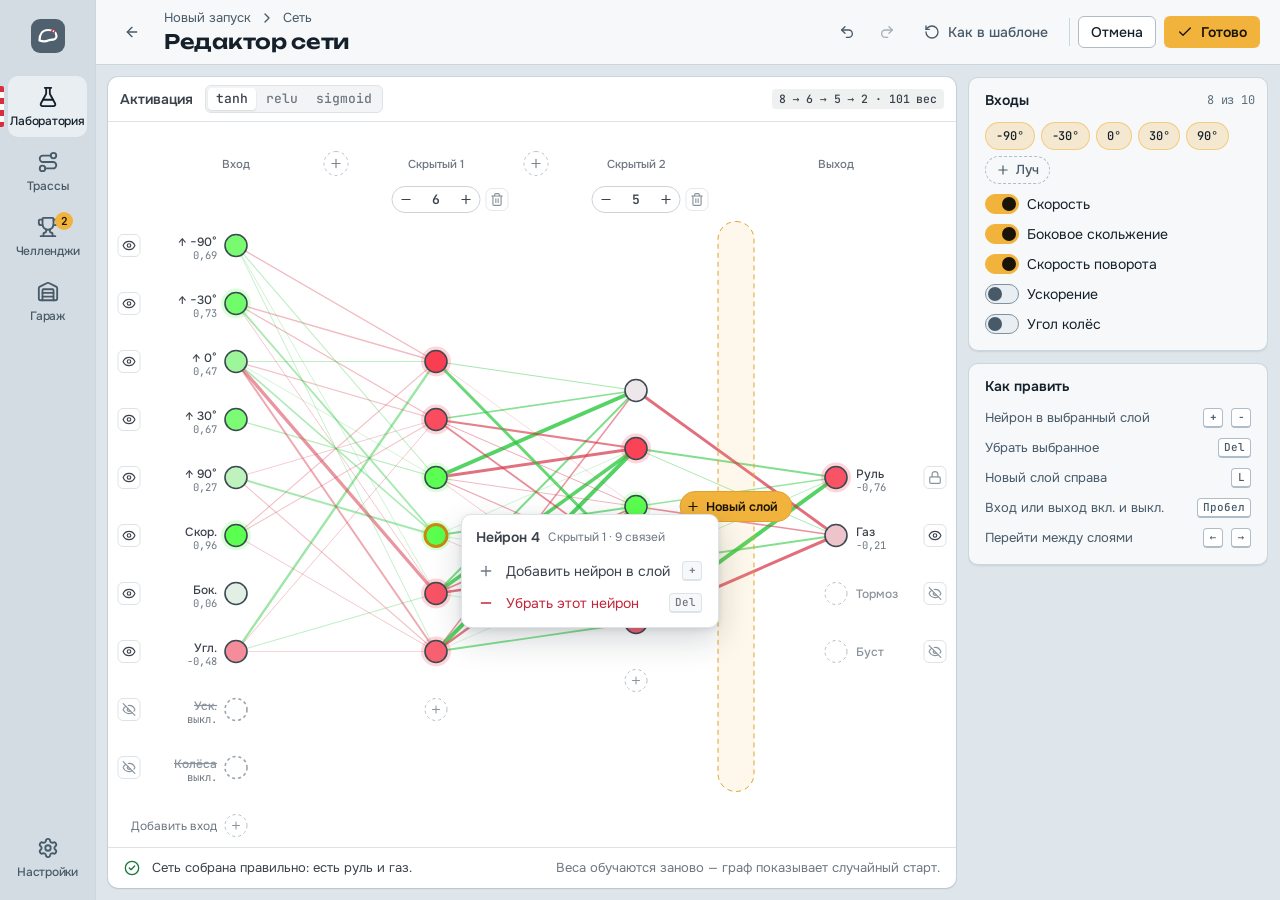
<file: docs/design/lab-ui/prototype/network-editor.html>
<!doctype html>
<html lang="ru">
<head>
  <meta charset="utf-8">
  <meta name="viewport" content="width=device-width, initial-scale=1">
  <meta name="color-scheme" content="dark light">
  <title>Редактор сети — Лаборатория</title>
  <link rel="stylesheet" href="assets/lab.css">
</head>
<body>
<script src="assets/icons.js"></script>
<div class="shell">
  <nav class="rail" aria-label="Разделы">
    <a class="rail-brand" href="index.html" aria-label="Лаборатория: на главную">
      <svg viewBox="0 0 34 34" aria-hidden="true"><rect width="34" height="34" rx="9" fill="#4f616e"/><path d="M8.5 21.5c0-6.5 3.4-10.5 8.5-10.5s8.5 2.6 8.5 6.2-3.6 3.6-6.2 3.6-3.2 3.2-10.8.7z" fill="none" stroke="#fffffc" stroke-width="2.2" stroke-linejoin="round"/><path d="M20.4 11.3l3.6 2.1" stroke="#d62e3e" stroke-width="2.8" stroke-dasharray="1.6 1.2"/></svg>
    </a>
    <a class="rail-item" href="lab.html" aria-current="page"><svg class="icon"><use href="#i-flask-conical"/></svg><span>Лаборатория</span></a>
    <a class="rail-item" href="track-editor.html"><svg class="icon"><use href="#i-route"/></svg><span>Трассы</span></a>
    <a class="rail-item" href="challenges.html"><svg class="icon"><use href="#i-trophy"/></svg><span>Челленджи</span><b class="rail-badge" aria-label="2 новых">2</b></a>
    <a class="rail-item" href="demo.html"><svg class="icon"><use href="#i-warehouse"/></svg><span>Гараж</span></a>
    <div class="rail-spacer"></div>
    <a class="rail-item" href="#settings"><svg class="icon"><use href="#i-settings"/></svg><span>Настройки</span></a>
  </nav>

  <main class="screen" id="main">
    <header class="screen-head">
      <a class="btn btn-ghost btn-icon" href="new-run.html" aria-label="Назад к новому запуску"><svg class="icon"><use href="#i-arrow-left"/></svg></a>
      <div>
        <nav class="crumbs" aria-label="Путь"><a href="new-run.html">Новый запуск</a><svg class="icon icon-s"><use href="#i-chevron-right"/></svg><span>Сеть</span></nav>
        <h1 class="screen-title">Редактор сети</h1>
      </div>
      <span class="head-spacer"></span>
      <div class="head-actions">
        <button class="btn btn-ghost btn-icon" aria-label="Отменить (Ctrl Z)" title="Отменить (Ctrl Z)"><svg class="icon"><use href="#i-undo-2"/></svg></button>
        <button class="btn btn-ghost btn-icon" aria-label="Повторить (Ctrl Shift Z)" title="Повторить (Ctrl Shift Z)" disabled><svg class="icon"><use href="#i-redo-2"/></svg></button>
        <button class="btn btn-ghost"><svg class="icon"><use href="#i-rotate-ccw"/></svg><span class="hide-narrow">Как в шаблоне</span></button>
        <span class="runbar-sep"></span>
        <a class="btn" href="new-run.html">Отмена</a>
        <a class="btn btn-primary" href="new-run.html"><svg class="icon"><use href="#i-check"/></svg>Готово</a>
      </div>
    </header>

    <div class="editor">
      <section class="board" aria-label="Граф сети, режим правки">
        <div class="editor-tools">
          <span class="card-title" style="margin-right: 4px">Активация</span>
          <div class="seg seg-sm seg-mono" data-seg role="group" aria-label="Активация"><button aria-pressed="true">tanh</button><button aria-pressed="false">relu</button><button aria-pressed="false">sigmoid</button></div>
          <span class="head-spacer"></span>
          <span class="tag mono">8 → 6 → 5 → 2 · 101 вес</span>
        </div>
        <div style="position: relative; flex: 1; min-height: 0; display: flex">
          <svg class="net" id="net" role="group" aria-label="Граф сети. Tab — по элементам, Enter — действие"></svg>
          <div class="popover" id="pop" style="min-width: 236px; display: none" role="dialog" aria-label="Нейрон 4 слоя «Скрытый 1»">
            <div style="display:flex; align-items:center; gap:8px; padding: 4px 6px 8px">
              <b style="font-weight:600">Нейрон 4</b><span class="faint" style="font-size:12px">Скрытый 1 · 9 связей</span>
            </div>
            <button class="menu-item"><svg class="icon"><use href="#i-plus"/></svg>Добавить нейрон в слой<span class="kbd">+</span></button>
            <button class="menu-item danger"><svg class="icon"><use href="#i-minus"/></svg>Убрать этот нейрон<span class="kbd">Del</span></button>
          </div>
        </div>
        <div class="editor-status">
          <svg class="icon icon-s" style="color: #17783f"><use href="#i-circle-check"/></svg>
          <span>Сеть собрана правильно: есть руль и газ.</span>
          <span class="head-spacer"></span>
          <span style="color: var(--board-muted)">Веса обучаются заново — граф показывает случайный старт.</span>
        </div>
      </section>

      <aside class="editor-side">
        <section class="card">
          <header class="card-head"><h2 class="card-title">Входы</h2><span class="head-spacer"></span><span class="faint mono" style="font-size:12px">8 из 10</span></header>
          <div class="card-body" style="display:grid; gap:10px">
            <div class="chips">
              <button class="chip" aria-pressed="true"><span class="mono">−90°</span></button><button class="chip" aria-pressed="true"><span class="mono">−30°</span></button><button class="chip" aria-pressed="true"><span class="mono">0°</span></button><button class="chip" aria-pressed="true"><span class="mono">30°</span></button><button class="chip" aria-pressed="true"><span class="mono">90°</span></button><button class="chip chip-dashed"><svg class="icon"><use href="#i-plus"/></svg>Луч</button>
            </div>
            <label class="switch"><input type="checkbox" checked><span class="track"></span>Скорость</label>
            <label class="switch"><input type="checkbox" checked><span class="track"></span>Боковое скольжение</label>
            <label class="switch"><input type="checkbox" checked><span class="track"></span>Скорость поворота</label>
            <label class="switch"><input type="checkbox"><span class="track"></span>Ускорение</label>
            <label class="switch"><input type="checkbox"><span class="track"></span>Угол колёс</label>
          </div>
        </section>
        <section class="card">
          <header class="card-head"><h2 class="card-title">Как править</h2></header>
          <ul class="shortcut-list">
            <li><span>Нейрон в выбранный слой</span><span class="kbd">+</span><span class="kbd">−</span></li>
            <li><span>Убрать выбранное</span><span class="kbd">Del</span></li>
            <li><span>Новый слой справа</span><span class="kbd">L</span></li>
            <li><span>Вход или выход вкл. и выкл.</span><span class="kbd">Пробел</span></li>
            <li><span>Перейти между слоями</span><span class="kbd">←</span><span class="kbd">→</span></li>
          </ul>
        </section>
      </aside>
    </div>
  </main>
</div>
<script src="assets/tracks.js"></script>
<script src="assets/proto.js"></script>
<script>
  window.render = function () {
    const svg = document.getElementById('net');
    const pop = document.getElementById('pop');
    Proto.drawNetwork(svg, {
      mode: 'edit', seed: 21,
      inputs: ['↑ −90°', '↑ −30°', '↑ 0°', '↑ 30°', '↑ 90°', 'Скор.', 'Бок.', 'Угл.', 'Уск.', 'Колёса'],
      disabled: [8, 9],
      values: [0.69, 0.73, 0.47, 0.67, 0.27, 0.96, 0.06, -0.48, 0, 0],
      hidden: [6, 5], outputs: ['Руль', 'Газ'], offOutputs: ['Тормоз', 'Буст'],
      hotSlot: 2, selected: [1, 3],
      onSelected(x, y, r) {
        pop.style.display = 'block';
        pop.style.left = `${x + r + 14}px`;
        pop.style.top = `${y - 22}px`;
      },
    });
  };
</script>
</body>
</html>
</file>
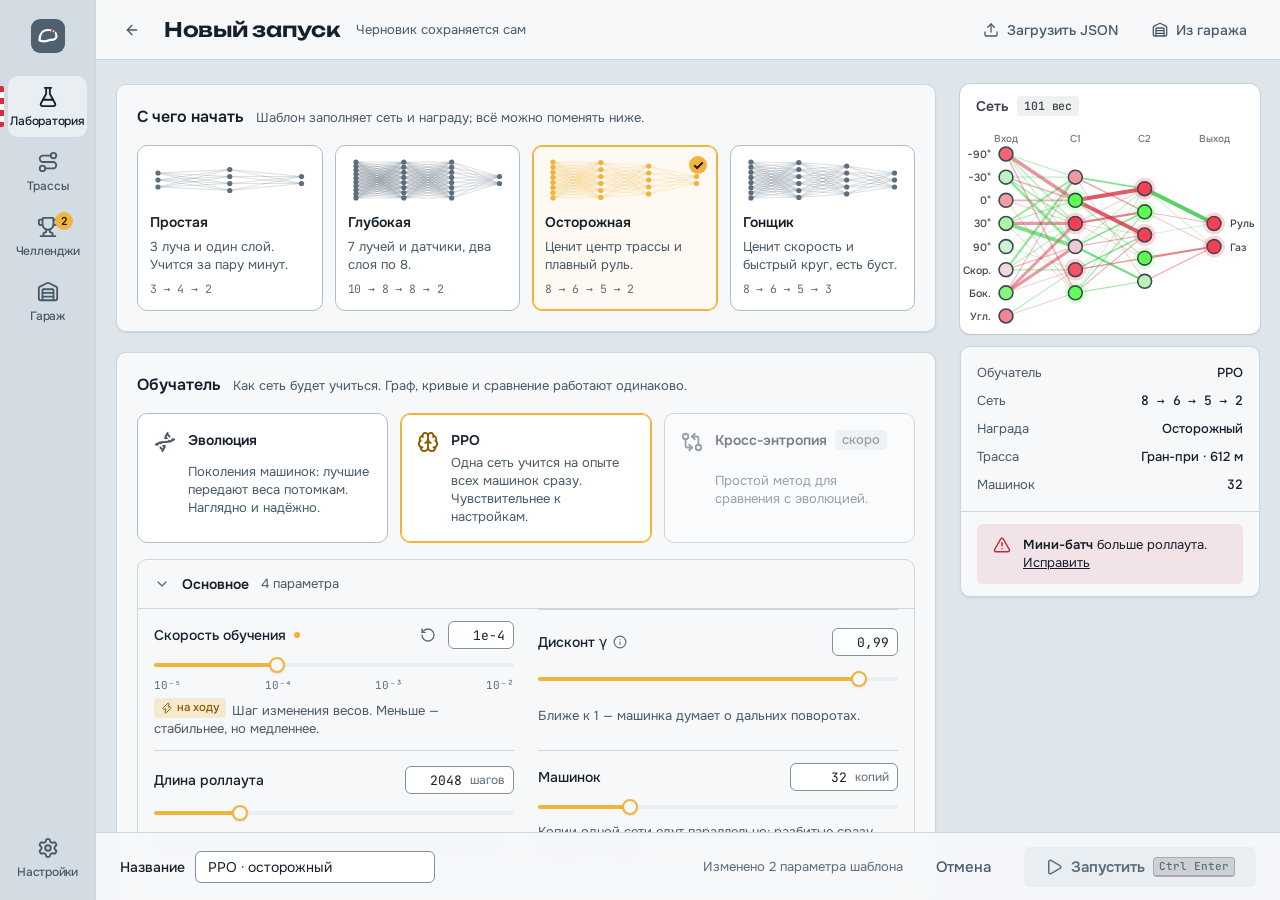
<file: docs/design/lab-ui/prototype/new-run.html>
<!doctype html>
<html lang="ru">
<head>
  <meta charset="utf-8">
  <meta name="viewport" content="width=device-width, initial-scale=1">
  <meta name="color-scheme" content="dark light">
  <title>Новый запуск — Лаборатория</title>
  <link rel="stylesheet" href="assets/lab.css">
</head>
<body>
<script src="assets/icons.js"></script>
<div class="shell">
  <nav class="rail" aria-label="Разделы">
    <a class="rail-brand" href="index.html" aria-label="Лаборатория: на главную">
      <svg viewBox="0 0 34 34" aria-hidden="true"><rect width="34" height="34" rx="9" fill="#4f616e"/><path d="M8.5 21.5c0-6.5 3.4-10.5 8.5-10.5s8.5 2.6 8.5 6.2-3.6 3.6-6.2 3.6-3.2 3.2-10.8.7z" fill="none" stroke="#fffffc" stroke-width="2.2" stroke-linejoin="round"/><path d="M20.4 11.3l3.6 2.1" stroke="#d62e3e" stroke-width="2.8" stroke-dasharray="1.6 1.2"/></svg>
    </a>
    <a class="rail-item" href="lab.html" aria-current="page"><svg class="icon"><use href="#i-flask-conical"/></svg><span>Лаборатория</span></a>
    <a class="rail-item" href="track-editor.html"><svg class="icon"><use href="#i-route"/></svg><span>Трассы</span></a>
    <a class="rail-item" href="challenges.html"><svg class="icon"><use href="#i-trophy"/></svg><span>Челленджи</span><b class="rail-badge" aria-label="2 новых">2</b></a>
    <a class="rail-item" href="demo.html"><svg class="icon"><use href="#i-warehouse"/></svg><span>Гараж</span></a>
    <div class="rail-spacer"></div>
    <a class="rail-item" href="#settings"><svg class="icon"><use href="#i-settings"/></svg><span>Настройки</span></a>
  </nav>

  <main class="screen" id="main">
    <header class="screen-head">
      <a class="btn btn-ghost btn-icon" href="lab.html" aria-label="Назад в лабораторию" title="Назад (Esc)"><svg class="icon"><use href="#i-arrow-left"/></svg></a>
      <h1 class="screen-title">Новый запуск</h1>
      <span class="screen-sub hide-narrow">Черновик сохраняется сам</span>
      <span class="head-spacer"></span>
      <div class="head-actions">
        <button class="btn btn-ghost"><svg class="icon"><use href="#i-upload"/></svg><span class="hide-narrow">Загрузить JSON</span></button>
        <button class="btn btn-ghost"><svg class="icon"><use href="#i-warehouse"/></svg><span class="hide-narrow">Из гаража</span></button>
      </div>
    </header>

    <div class="screen-body">
      <div class="newrun">
        <nav class="toc" aria-label="Разделы формы">
          <a href="#s-template"><span class="n">1</span>Шаблон<span class="state"><svg class="icon"><use href="#i-check"/></svg></span></a>
          <a href="#s-learner" aria-current="true"><span class="n">2</span>Обучатель</a>
          <a href="#s-net"><span class="n">3</span>Сеть</a>
          <a href="#s-reward"><span class="n">4</span>Награда</a>
          <a href="#s-track"><span class="n">5</span>Трасса и лимиты</a>
        </nav>

        <div class="form-col">
          <section class="card form-section" id="s-template" aria-labelledby="h-template">
            <header><h2 class="section-title" id="h-template">С чего начать</h2><p>Шаблон заполняет сеть и награду; всё можно поменять ниже.</p></header>
            <div class="tpl-grid" role="radiogroup" aria-labelledby="h-template">
              <button class="tpl-card" role="radio" aria-checked="false"><svg class="glyph" data-glyph="3,4,2"></svg><b>Простая</b><span>3 луча и один слой. Учится за пару минут.</span><span class="mono">3 → 4 → 2</span></button>
              <button class="tpl-card" role="radio" aria-checked="false"><svg class="glyph" data-glyph="10,8,8,2"></svg><b>Глубокая</b><span>7 лучей и датчики, два слоя по 8.</span><span class="mono">10 → 8 → 8 → 2</span></button>
              <button class="tpl-card" role="radio" aria-checked="true"><svg class="glyph" data-glyph="8,6,5,2"></svg><b>Осторожная</b><span>Ценит центр трассы и плавный руль.</span><span class="mono">8 → 6 → 5 → 2</span></button>
              <button class="tpl-card" role="radio" aria-checked="false"><svg class="glyph" data-glyph="8,6,5,3"></svg><b>Гонщик</b><span>Ценит скорость и быстрый круг, есть буст.</span><span class="mono">8 → 6 → 5 → 3</span></button>
            </div>
          </section>

          <section class="card form-section" id="s-learner" aria-labelledby="h-learner">
            <header><h2 class="section-title" id="h-learner">Обучатель</h2><p>Как сеть будет учиться. Граф, кривые и сравнение работают одинаково.</p></header>
            <div class="learner-grid" role="radiogroup" aria-labelledby="h-learner">
              <button class="learner-card" role="radio" aria-checked="false"><svg class="icon"><use href="#i-dna"/></svg><b>Эволюция</b><span>Поколения машинок: лучшие передают веса потомкам. Наглядно и надёжно.</span></button>
              <button class="learner-card" role="radio" aria-checked="true"><svg class="icon"><use href="#i-brain"/></svg><b>PPO</b><span>Одна сеть учится на опыте всех машинок сразу. Чувствительнее к настройкам.</span></button>
              <button class="learner-card" role="radio" aria-checked="false" aria-disabled="true"><svg class="icon"><use href="#i-git-compare-arrows"/></svg><b>Кросс-энтропия <span class="tag">скоро</span></b><span>Простой метод для сравнения с эволюцией.</span></button>
            </div>

            <details class="group" open>
              <summary><svg class="icon chev"><use href="#i-chevron-right"/></svg>Основное<span class="muted">4 параметра</span></summary>
              <div class="group-body">
                <div class="param is-changed">
                  <label class="param-label" for="lr">Скорость обучения</label>
                  <span class="param-value"><button class="btn btn-ghost btn-sm btn-icon param-reset" aria-label="Вернуть 3·10⁻⁴" title="Вернуть 3·10⁻⁴"><svg class="icon"><use href="#i-rotate-ccw"/></svg></button><span class="value-field"><input id="lr" value="1e-4" aria-describedby="lr-hint"></span></span>
                  <div class="param-range"><input class="range" type="range" min="-5" max="-2" step="0.1" value="-4" data-fmt="none" aria-label="Скорость обучения, логарифмическая шкала"><div class="range-scale"><span>10⁻⁵</span><span>10⁻⁴</span><span>10⁻³</span><span>10⁻²</span></div></div>
                  <p class="param-hint" id="lr-hint"><span class="tag tag-live" title="Можно менять у работающего запуска"><svg class="icon"><use href="#i-zap"/></svg>на ходу</span>Шаг изменения весов. Меньше — стабильнее, но медленнее.</p>
                </div>
                <div class="param">
                  <label class="param-label" for="gamma">Дисконт γ <span class="help" title="Насколько важна будущая награда по сравнению с текущей"><svg class="icon"><use href="#i-info"/></svg></span></label>
                  <span class="param-value"><span class="value-field"><input id="gamma" value="0,99"></span></span>
                  <input class="range param-range" type="range" min="0.9" max="0.999" step="0.001" value="0.99" aria-label="Дисконт">
                  <p class="param-hint">Ближе к 1 — машинка думает о дальних поворотах.</p>
                </div>
                <div class="param">
                  <label class="param-label" for="rollout">Длина роллаута</label>
                  <span class="param-value"><span class="value-field"><input id="rollout" value="2048"><span class="unit">шагов</span></span></span>
                  <input class="range param-range" type="range" min="256" max="8192" step="256" value="2048" data-fmt="int" aria-label="Длина роллаута">
                  <p class="param-hint">Сколько шагов опыта собрать перед обновлением сети.</p>
                </div>
                <div class="param">
                  <label class="param-label" for="copies">Машинок</label>
                  <span class="param-value"><span class="value-field"><input id="copies" value="32"><span class="unit">копий</span></span></span>
                  <input class="range param-range" type="range" min="1" max="128" step="1" value="32" data-fmt="int" aria-label="Машинок">
                  <p class="param-hint">Копии одной сети едут параллельно; разбитые сразу встают на старт.</p>
                </div>
              </div>
            </details>

            <details class="group" open>
              <summary><svg class="icon chev"><use href="#i-chevron-right"/></svg>Оптимизация<span class="muted">4 параметра</span><span class="right"><span class="tag tag-err"><svg class="icon"><use href="#i-triangle-alert"/></svg>1 ошибка</span></span></summary>
              <div class="group-body">
                <div class="param">
                  <label class="param-label" for="epochs">Эпох на роллаут</label>
                  <span class="param-value"><div class="stepper"><button aria-label="Меньше"><svg class="icon"><use href="#i-minus"/></svg></button><output id="epochs">10</output><button aria-label="Больше"><svg class="icon"><use href="#i-plus"/></svg></button></div></span>
                  <p class="param-hint">Сколько раз пройти по собранному опыту.</p>
                </div>
                <div class="param">
                  <label class="param-label" for="batch">Мини-батч</label>
                  <span class="param-value"><span class="value-field" style="border-color: var(--danger); box-shadow: 0 0 0 3px var(--danger-soft)"><input id="batch" value="4096" aria-invalid="true" aria-describedby="batch-err"><span class="unit">шагов</span></span></span>
                  <p class="field-error" id="batch-err" style="grid-column: 1 / -1"><svg class="icon"><use href="#i-triangle-alert"/></svg>Не больше длины роллаута — уменьшите до 2048 или меньше.</p>
                </div>
                <div class="param">
                  <label class="param-label" for="clip">Клип ε <span class="help" title="Насколько сильно политика может измениться за одно обновление"><svg class="icon"><use href="#i-info"/></svg></span></label>
                  <span class="param-value"><span class="value-field"><input id="clip" value="0,20"></span></span>
                  <input class="range param-range" type="range" min="0.05" max="0.5" step="0.01" value="0.2" aria-label="Клип">
                </div>
                <div class="param">
                  <label class="param-label" for="gae">GAE λ <span class="help" title="Сглаживание оценки преимущества: баланс шума и смещения"><svg class="icon"><use href="#i-info"/></svg></span></label>
                  <span class="param-value"><span class="value-field"><input id="gae" value="0,95"></span></span>
                  <input class="range param-range" type="range" min="0.8" max="1" step="0.01" value="0.95" aria-label="GAE λ">
                </div>
              </div>
            </details>

            <details class="group">
              <summary><svg class="icon chev"><use href="#i-chevron-right"/></svg>Исследование и регуляризация<span class="muted">энтропия 0,01 · ценность 0,5 · σ 0,6</span><span class="right"><span class="tag">по умолчанию</span></span></summary>
            </details>
          </section>

          <section class="card form-section" id="s-net" aria-labelledby="h-net">
            <header><h2 class="section-title" id="h-net">Сеть</h2><p>Что машинка видит, как думает и чем управляет.</p><span class="head-spacer"></span><a class="btn btn-sm" href="network-editor.html"><svg class="icon"><use href="#i-network"/></svg>Редактор на графе</a></header>
            <h3 class="subhead">Лучи дальномера <span class="faint">· углы к курсу</span></h3>
            <div class="chips">
              <button class="chip" aria-pressed="true"><span class="mono">−90°</span><svg class="icon"><use href="#i-x"/></svg></button>
              <button class="chip" aria-pressed="true"><span class="mono">−30°</span><svg class="icon"><use href="#i-x"/></svg></button>
              <button class="chip" aria-pressed="true"><span class="mono">0°</span><svg class="icon"><use href="#i-x"/></svg></button>
              <button class="chip" aria-pressed="true"><span class="mono">30°</span><svg class="icon"><use href="#i-x"/></svg></button>
              <button class="chip" aria-pressed="true"><span class="mono">90°</span><svg class="icon"><use href="#i-x"/></svg></button>
              <button class="chip chip-dashed"><svg class="icon"><use href="#i-plus"/></svg>Луч</button>
            </div>
            <h3 class="subhead">Датчики</h3>
            <div class="chips">
              <button class="chip" aria-pressed="true"><svg class="icon"><use href="#i-check"/></svg>Скорость</button>
              <button class="chip" aria-pressed="true"><svg class="icon"><use href="#i-check"/></svg>Боковое скольжение</button>
              <button class="chip" aria-pressed="true"><svg class="icon"><use href="#i-check"/></svg>Скорость поворота</button>
              <button class="chip" aria-pressed="false">Ускорение</button>
              <button class="chip" aria-pressed="false">Угол колёс</button>
            </div>
            <h3 class="subhead">Слои</h3>
            <div class="layers-strip">
              <div class="layer-box fixed"><span class="eyebrow">Входы</span><span class="count">8</span></div>
              <svg class="icon layer-arrow"><use href="#i-arrow-right"/></svg>
              <div class="layer-box"><span class="eyebrow">Скрытый 1</span><div class="stepper"><button aria-label="Меньше нейронов"><svg class="icon"><use href="#i-minus"/></svg></button><output>6</output><button aria-label="Больше нейронов"><svg class="icon"><use href="#i-plus"/></svg></button></div></div>
              <svg class="icon layer-arrow"><use href="#i-arrow-right"/></svg>
              <div class="layer-box"><span class="eyebrow">Скрытый 2</span><div class="stepper"><button aria-label="Меньше нейронов"><svg class="icon"><use href="#i-minus"/></svg></button><output>5</output><button aria-label="Больше нейронов"><svg class="icon"><use href="#i-plus"/></svg></button></div></div>
              <button class="layer-add"><svg class="icon"><use href="#i-plus"/></svg>Слой</button>
              <svg class="icon layer-arrow"><use href="#i-arrow-right"/></svg>
              <div class="layer-box fixed"><span class="eyebrow">Выходы</span><span class="count">2</span></div>
            </div>
            <h3 class="subhead">Выходы</h3>
            <div class="chips">
              <span class="chip is-locked" title="Без руля машинка не повернёт"><svg class="icon"><use href="#i-lock"/></svg>Руль</span>
              <div class="seg seg-sm" data-seg role="group" aria-label="Газ и тормоз">
                <button aria-pressed="true">Газ одним выходом</button><button aria-pressed="false">Газ и тормоз раздельно</button>
              </div>
              <button class="chip" aria-pressed="false"><svg class="icon"><use href="#i-zap"/></svg>Буст</button>
            </div>
            <h3 class="subhead">Активация</h3>
            <div class="chips" style="align-items:center; gap: 12px">
              <div class="seg seg-sm seg-mono" data-seg role="group" aria-label="Активация"><button aria-pressed="true">tanh</button><button aria-pressed="false">relu</button><button aria-pressed="false">sigmoid</button></div>
              <span class="field-hint">гладкая, от −1 до 1</span>
            </div>
          </section>

          <section class="card form-section" id="s-reward" aria-labelledby="h-reward">
            <header><h2 class="section-title" id="h-reward">Награда</h2><p>За что машинку хвалить. Минус — штраф, ноль — не учитывать.</p></header>
            <div class="seg" data-seg role="group" aria-label="Профиль награды" style="margin-bottom: 14px">
              <button aria-pressed="false">Сбалансированный</button><button aria-pressed="false">Гонщик</button><button aria-pressed="true">Осторожный</button><button aria-pressed="false">Свой</button>
            </div>
            <div class="reward-bar" aria-hidden="true"><i style="flex:1;background:var(--run-1)"></i><i style="flex:.2;background:var(--run-5)"></i><i style="flex:.5;background:var(--run-3)"></i><i style="flex:.3;background:var(--run-4)"></i></div>
            <div class="reward-legend" style="margin-bottom: 6px"><span><i style="background:var(--run-1)"></i>прогресс 50 %</span><span><i style="background:var(--run-5)"></i>выживание 10 %</span><span><i style="background:var(--run-3)"></i>центр трассы 25 %</span><span><i style="background:var(--run-4)"></i>плавность 15 %</span></div>
            <div class="group-body" style="padding: 0; border: 0">
              <div class="param param-compact"><span class="param-label">Прогресс</span><span class="param-value"><span class="value-field"><input value="1,00" aria-label="Прогресс"></span></span><input class="range param-range" type="range" min="-1" max="2" step="0.05" value="1" aria-label="Прогресс"></div>
              <div class="param param-compact"><span class="param-label">Быстрый круг</span><span class="param-value"><span class="value-field"><input value="0" aria-label="Быстрый круг"></span></span><input class="range param-range" type="range" min="-1" max="2" step="0.05" value="0" aria-label="Быстрый круг"></div>
              <div class="param param-compact"><span class="param-label">Средняя скорость</span><span class="param-value"><span class="value-field"><input value="0" aria-label="Средняя скорость"></span></span><input class="range param-range" type="range" min="-1" max="2" step="0.05" value="0" aria-label="Средняя скорость"></div>
              <div class="param param-compact"><span class="param-label">Выживание</span><span class="param-value"><span class="value-field"><input value="0,20" aria-label="Выживание"></span></span><input class="range param-range" type="range" min="-1" max="2" step="0.05" value="0.2" aria-label="Выживание"></div>
              <div class="param param-compact"><span class="param-label">Центр трассы</span><span class="param-value"><span class="value-field"><input value="0,50" aria-label="Центр трассы"></span></span><input class="range param-range" type="range" min="-1" max="2" step="0.05" value="0.5" aria-label="Центр трассы"></div>
              <div class="param param-compact"><span class="param-label">Плавность руля</span><span class="param-value"><span class="value-field"><input value="0,30" aria-label="Плавность руля"></span></span><input class="range param-range" type="range" min="-1" max="2" step="0.05" value="0.3" aria-label="Плавность руля"></div>
            </div>
            <div class="callout" style="margin-top: 12px"><svg class="icon"><use href="#i-info"/></svg><span>У PPO награда начисляется на каждом шаге из тех же слагаемых, у эволюции — один раз за заезд.</span></div>
          </section>

          <section class="card form-section" id="s-track" aria-labelledby="h-track">
            <header><h2 class="section-title" id="h-track">Трасса и лимиты</h2></header>
            <div class="track-pick" role="radiogroup" aria-labelledby="h-track">
              <button class="track-card" role="radio" aria-checked="false"><canvas data-thumb="oval"></canvas><b>Овал</b><span>oval · 303 м</span></button>
              <button class="track-card" role="radio" aria-checked="false"><canvas data-thumb="wavy"></canvas><b>Волны</b><span>wavy · 390 м</span></button>
              <button class="track-card" role="radio" aria-checked="true"><canvas data-thumb="circuit"></canvas><b>Гран-при</b><span>circuit · 612 м</span></button>
              <a class="track-card add" href="track-editor.html"><svg class="icon"><use href="#i-pencil"/></svg><b>Нарисовать свою</b></a>
            </div>
            <div style="display:grid; grid-template-columns: repeat(3, minmax(0, 1fr)); gap: 16px; margin-top: 20px">
              <div class="field"><label class="field-label" for="steps">Лимит шагов</label><input class="input mono" id="steps" value="1500"><span class="field-hint">50–5000 шагов на заезд</span></div>
              <div class="field"><label class="field-label" for="iters">Остановить после</label><input class="input mono" id="iters" placeholder="не останавливать"><span class="field-hint">итераций; пусто — до кнопки «Стоп»</span></div>
              <div class="field"><label class="field-label" for="seed">Seed</label><div style="display:flex; gap:6px"><input class="input mono" id="seed" value="7" style="flex:1"><button class="btn btn-icon" aria-label="Случайный seed" title="Случайный seed"><svg class="icon"><use href="#i-rotate-ccw"/></svg></button></div><span class="field-hint">тот же seed — тот же ход обучения</span></div>
            </div>
          </section>
        </div>

        <aside class="preview" aria-label="Сводка запуска">
          <section class="board">
            <header class="card-head"><h2 class="card-title">Сеть</h2><span class="tag mono">101 вес</span></header>
            <svg class="net" id="net" role="img" aria-label="Схема сети 8 → 6 → 5 → 2"></svg>
          </section>
          <section class="card">
            <dl class="summary-list">
              <dt>Обучатель</dt><dd>PPO</dd>
              <dt>Сеть</dt><dd class="mono">8 → 6 → 5 → 2</dd>
              <dt>Награда</dt><dd>Осторожный</dd>
              <dt>Трасса</dt><dd>Гран-при · 612 м</dd>
              <dt>Машинок</dt><dd class="mono">32</dd>
            </dl>
            <div class="card-foot" style="flex-direction: column; align-items: stretch">
              <div class="callout callout-err"><svg class="icon"><use href="#i-triangle-alert"/></svg><span><strong>Мини-батч</strong> больше роллаута. <a href="#batch">Исправить</a></span></div>
            </div>
          </section>
        </aside>
      </div>
    </div>

    <footer class="sticky-foot">
      <div class="field" style="grid-auto-flow: column; align-items: center; gap: 10px">
        <label class="field-label" for="name">Название</label>
        <input class="input" id="name" value="PPO · осторожный" maxlength="40" style="width: 240px">
      </div>
      <span class="head-spacer"></span>
      <span class="faint hide-narrow" style="font-size: 13px">Изменено 2 параметра шаблона</span>
      <a class="btn btn-ghost btn-lg" href="lab.html">Отмена</a>
      <button class="btn btn-primary btn-lg" aria-disabled="true" title="Исправьте ошибку в разделе «Оптимизация»"><svg class="icon"><use href="#i-play"/></svg>Запустить<span class="kbd" style="background: rgba(0,0,0,.12); border-color: rgba(0,0,0,.18); color: inherit">Ctrl Enter</span></button>
    </footer>
  </main>
</div>
<script src="assets/tracks.js"></script>
<script src="assets/proto.js"></script>
<script>
  function glyph(svg) {
    const sizes = svg.dataset.glyph.split(',').map(Number);
    const W = svg.clientWidth, H = svg.clientHeight;
    svg.setAttribute('viewBox', `0 0 ${W} ${H}`);
    const sel = svg.closest('[aria-checked="true"]');
    const col = sel ? Proto.css('--accent') : Proto.css('--text-3');
    const xs = sizes.map((_, i) => 8 + (i * (W - 16)) / (sizes.length - 1));
    const ys = sizes.map((n) => Array.from({ length: n }, (_, j) => H / 2 + (j - (n - 1) / 2) * Math.min(7, (H - 8) / Math.max(1, n - 1))));
    let html = '';
    for (let l = 0; l < sizes.length - 1; l += 1) for (const a of ys[l]) for (const b of ys[l + 1]) html += `<line x1="${xs[l]}" y1="${a}" x2="${xs[l + 1]}" y2="${b}" stroke="${col}" stroke-opacity=".22" stroke-width="1"/>`;
    sizes.forEach((_, l) => ys[l].forEach((y) => (html += `<circle cx="${xs[l]}" cy="${y}" r="2.6" fill="${col}"/>`)));
    svg.innerHTML = html;
  }
  window.render = function () {
    document.querySelectorAll('[data-glyph]').forEach(glyph);
    document.querySelectorAll('[data-thumb]').forEach((c) => Proto.drawScene(c, { track: c.dataset.thumb, cars: 0, pad: 10, leader: false }));
    Proto.drawNetwork(document.getElementById('net'), { inputs: ['−90°', '−30°', '0°', '30°', '90°', 'Скор.', 'Бок.', 'Угл.'], hidden: [6, 5], outputs: ['Руль', 'Газ'], seed: 8, small: true });
  };
</script>
</body>
</html>
</file>
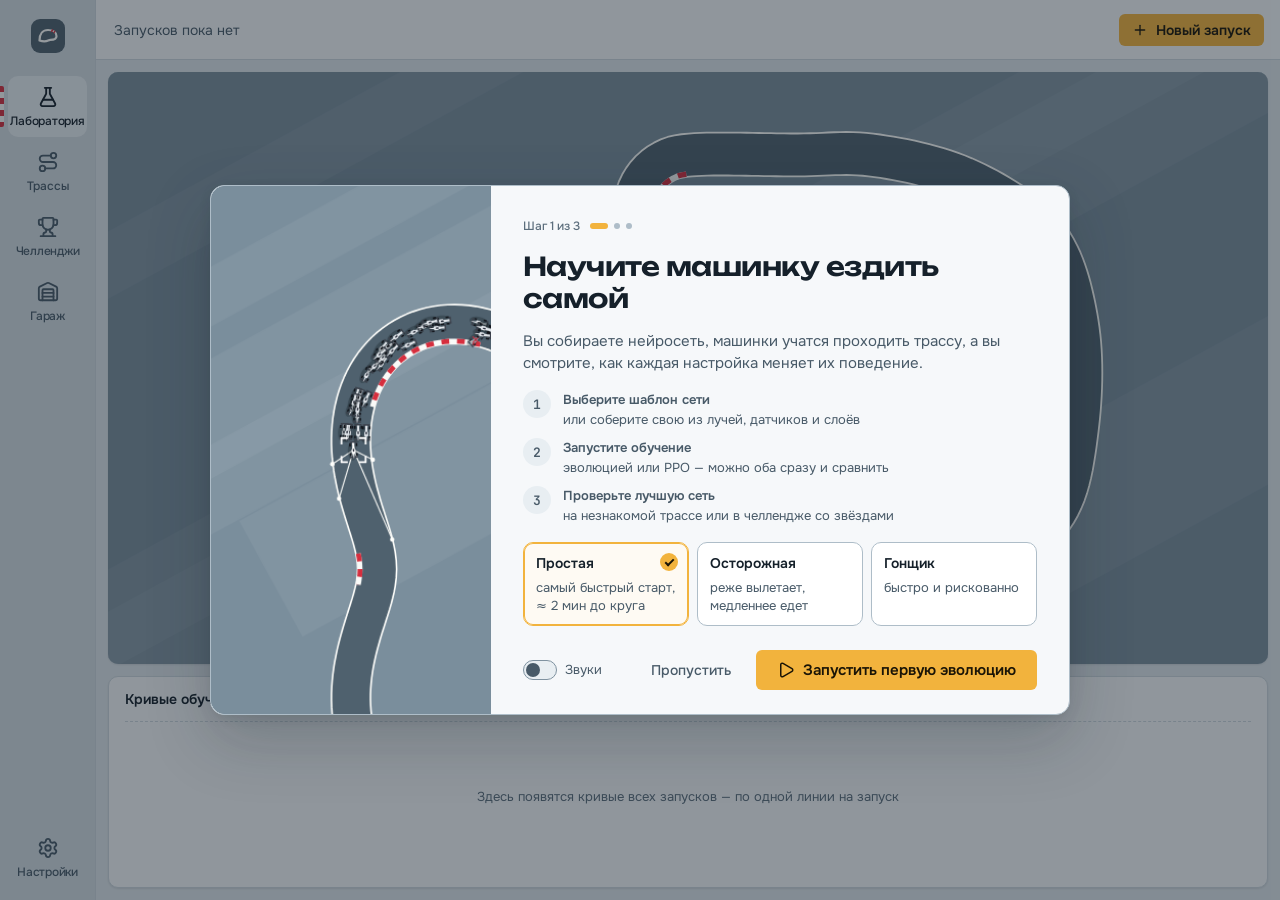
<file: docs/design/lab-ui/prototype/onboarding.html>
<!doctype html>
<html lang="ru">
<head>
  <meta charset="utf-8">
  <meta name="viewport" content="width=device-width, initial-scale=1">
  <meta name="color-scheme" content="dark light">
  <title>Первый запуск — Лаборатория</title>
  <link rel="stylesheet" href="assets/lab.css">
</head>
<body>
<script src="assets/icons.js"></script>
<div class="shell">
  <nav class="rail" aria-label="Разделы">
    <a class="rail-brand" href="index.html" aria-label="Лаборатория: на главную">
      <svg viewBox="0 0 34 34" aria-hidden="true"><rect width="34" height="34" rx="9" fill="#4f616e"/><path d="M8.5 21.5c0-6.5 3.4-10.5 8.5-10.5s8.5 2.6 8.5 6.2-3.6 3.6-6.2 3.6-3.2 3.2-10.8.7z" fill="none" stroke="#fffffc" stroke-width="2.2" stroke-linejoin="round"/><path d="M20.4 11.3l3.6 2.1" stroke="#d62e3e" stroke-width="2.8" stroke-dasharray="1.6 1.2"/></svg>
    </a>
    <a class="rail-item" href="lab.html" aria-current="page"><svg class="icon"><use href="#i-flask-conical"/></svg><span>Лаборатория</span></a>
    <a class="rail-item" href="track-editor.html"><svg class="icon"><use href="#i-route"/></svg><span>Трассы</span></a>
    <a class="rail-item" href="challenges.html"><svg class="icon"><use href="#i-trophy"/></svg><span>Челленджи</span></a>
    <a class="rail-item" href="demo.html"><svg class="icon"><use href="#i-warehouse"/></svg><span>Гараж</span></a>
    <div class="rail-spacer"></div>
    <a class="rail-item" href="#settings"><svg class="icon"><use href="#i-settings"/></svg><span>Настройки</span></a>
  </nav>

  <main class="screen" id="main">
    <header class="runbar">
      <span class="muted" style="padding-left: 6px">Запусков пока нет</span>
      <div class="transport"><a class="btn btn-primary" href="new-run.html"><svg class="icon"><use href="#i-plus"/></svg>Новый запуск</a></div>
    </header>
    <div class="lab-body" style="grid-template-areas: 'stage stage' 'curves curves'">
      <div class="stage-wrap">
        <section class="stage" aria-label="Трасса без машинок">
          <canvas id="stage"></canvas>
          <div style="position:absolute; inset:0; display:grid; place-items:center; z-index: 5">
            <div class="glass empty" style="padding: 28px 32px; max-width: 460px">
              <h2 style="color:#fff">Трасса ждёт машинок</h2>
              <p style="color: rgba(242,246,248,.75)">Создайте запуск: выберите шаблон сети и обучатель. Первые круги появятся через пару минут.</p>
              <div style="display:flex; gap: 8px; margin-top: 4px">
                <a class="btn btn-primary btn-lg" href="new-run.html"><svg class="icon"><use href="#i-plus"/></svg>Новый запуск</a>
                <a class="btn btn-lg" href="challenges.html" style="--btn-bg: rgba(255,255,255,.1); --btn-fg: #fff; --btn-border: rgba(255,255,255,.18)">Челленджи</a>
              </div>
            </div>
          </div>
        </section>
      </div>
      <section class="card curves" style="grid-area: curves">
        <header class="card-head"><h2 class="card-title">Кривые обучения</h2></header>
        <div style="flex:1; display:grid; place-items:center; color: var(--text-3); font-size: 13px; border-top: 1px dashed var(--border); margin: 0 16px 16px">Здесь появятся кривые всех запусков — по одной линии на запуск</div>
      </section>
    </div>
  </main>
</div>

<div class="scrim" id="welcome" role="presentation">
  <div class="dialog onb" role="dialog" aria-modal="true" aria-labelledby="onb-title" style="width: min(860px, 100%)">
    <div class="onb-art"><canvas id="art"></canvas></div>
    <div class="onb-main">
      <div style="display:flex; align-items:center; gap: 10px"><span class="eyebrow">Шаг 1 из 3</span><div class="dots" aria-hidden="true"><i class="on"></i><i></i><i></i></div></div>
      <h1 id="onb-title">Научите машинку ездить самой</h1>
      <p class="lead">Вы собираете нейросеть, машинки учатся проходить трассу, а вы смотрите, как каждая настройка меняет их поведение.</p>
      <ol class="onb-steps">
        <li class="onb-step"><span class="n">1</span><span><b>Выберите шаблон сети</b><span>или соберите свою из лучей, датчиков и слоёв</span></span></li>
        <li class="onb-step"><span class="n">2</span><span><b>Запустите обучение</b><span>эволюцией или PPO — можно оба сразу и сравнить</span></span></li>
        <li class="onb-step"><span class="n">3</span><span><b>Проверьте лучшую сеть</b><span>на незнакомой трассе или в челлендже со звёздами</span></span></li>
      </ol>
      <div class="onb-pick" role="radiogroup" aria-label="Шаблон для первого запуска">
        <button class="tpl-card" role="radio" aria-checked="true"><b>Простая</b><span>самый быстрый старт, ≈ 2 мин до круга</span></button>
        <button class="tpl-card" role="radio" aria-checked="false"><b>Осторожная</b><span>реже вылетает, медленнее едет</span></button>
        <button class="tpl-card" role="radio" aria-checked="false"><b>Гонщик</b><span>быстро и рискованно</span></button>
      </div>
      <div class="onb-foot">
        <label class="switch" style=" font-size: 13px; color: var(--text-2)"><input type="checkbox"><span class="track"></span>Звуки</label>
        <span class="head-spacer"></span>
        <button class="btn btn-ghost">Пропустить</button>
        <a class="btn btn-primary btn-lg" href="lab.html"><svg class="icon"><use href="#i-play"/></svg>Запустить первую эволюцию</a>
      </div>
    </div>
  </div>
</div>
<script src="assets/tracks.js"></script>
<script src="assets/proto.js"></script>
<script>
  if (Proto.params.get('dialog') === '0') document.getElementById('welcome').remove();
  window.render = function () {
    Proto.drawScene(document.getElementById('stage'), { track: 'circuit', cars: 0, leader: false, pad: 60 });
    const art = document.getElementById('art');
    if (art) Proto.drawScene(art, { track: 'wavy', cars: 40, crashed: 5, progress: 0.42, spread: 70, follow: 1.9, seed: 9, rays: [-60, -20, 20, 60], pad: 10 });
  };
</script>
</body>
</html>
</file>
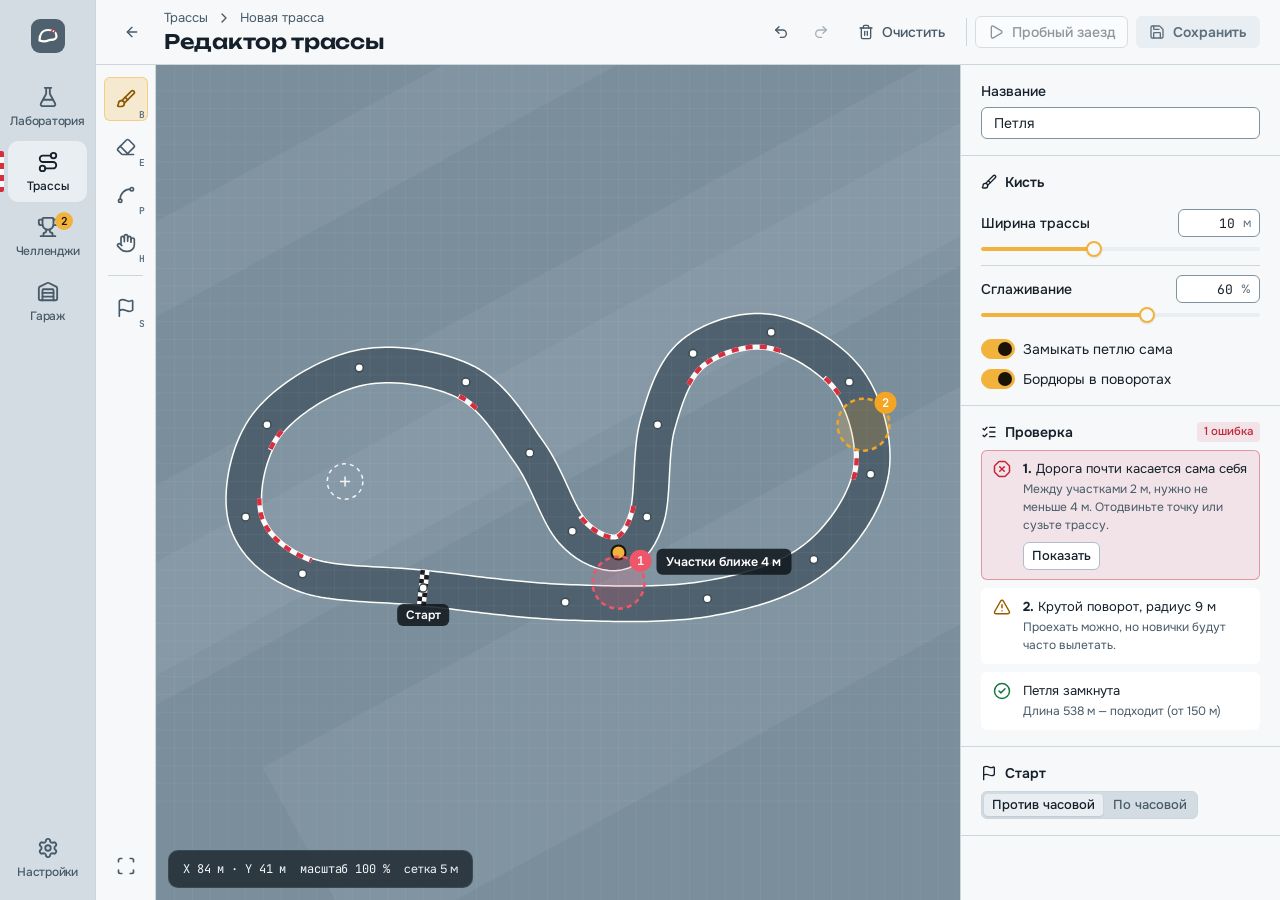
<file: docs/design/lab-ui/prototype/track-editor.html>
<!doctype html>
<html lang="ru">
<head>
  <meta charset="utf-8">
  <meta name="viewport" content="width=device-width, initial-scale=1">
  <meta name="color-scheme" content="dark light">
  <title>Редактор трассы — Трассы</title>
  <link rel="stylesheet" href="assets/lab.css">
</head>
<body>
<script src="assets/icons.js"></script>
<div class="shell">
  <nav class="rail" aria-label="Разделы">
    <a class="rail-brand" href="index.html" aria-label="Лаборатория: на главную">
      <svg viewBox="0 0 34 34" aria-hidden="true"><rect width="34" height="34" rx="9" fill="#4f616e"/><path d="M8.5 21.5c0-6.5 3.4-10.5 8.5-10.5s8.5 2.6 8.5 6.2-3.6 3.6-6.2 3.6-3.2 3.2-10.8.7z" fill="none" stroke="#fffffc" stroke-width="2.2" stroke-linejoin="round"/><path d="M20.4 11.3l3.6 2.1" stroke="#d62e3e" stroke-width="2.8" stroke-dasharray="1.6 1.2"/></svg>
    </a>
    <a class="rail-item" href="lab.html"><svg class="icon"><use href="#i-flask-conical"/></svg><span>Лаборатория</span></a>
    <a class="rail-item" href="track-editor.html" aria-current="page"><svg class="icon"><use href="#i-route"/></svg><span>Трассы</span></a>
    <a class="rail-item" href="challenges.html"><svg class="icon"><use href="#i-trophy"/></svg><span>Челленджи</span><b class="rail-badge" aria-label="2 новых">2</b></a>
    <a class="rail-item" href="demo.html"><svg class="icon"><use href="#i-warehouse"/></svg><span>Гараж</span></a>
    <div class="rail-spacer"></div>
    <a class="rail-item" href="#settings"><svg class="icon"><use href="#i-settings"/></svg><span>Настройки</span></a>
  </nav>

  <main class="screen" id="main">
    <header class="screen-head">
      <a class="btn btn-ghost btn-icon" href="#tracks" aria-label="Назад к трассам"><svg class="icon"><use href="#i-arrow-left"/></svg></a>
      <div>
        <nav class="crumbs" aria-label="Путь"><a href="#tracks">Трассы</a><svg class="icon icon-s"><use href="#i-chevron-right"/></svg><span>Новая трасса</span></nav>
        <h1 class="screen-title">Редактор трассы</h1>
      </div>
      <span class="head-spacer"></span>
      <div class="head-actions">
        <button class="btn btn-ghost btn-icon" aria-label="Отменить (Ctrl Z)" title="Отменить (Ctrl Z)"><svg class="icon"><use href="#i-undo-2"/></svg></button>
        <button class="btn btn-ghost btn-icon" aria-label="Повторить (Ctrl Shift Z)" title="Повторить (Ctrl Shift Z)" disabled><svg class="icon"><use href="#i-redo-2"/></svg></button>
        <button class="btn btn-ghost"><svg class="icon"><use href="#i-trash-2"/></svg><span class="hide-narrow">Очистить</span></button>
        <span class="runbar-sep"></span>
        <button class="btn" aria-disabled="true" title="Сначала исправьте ошибку 1"><svg class="icon"><use href="#i-play"/></svg><span class="hide-narrow">Пробный заезд</span></button>
        <button class="btn btn-primary" aria-disabled="true" title="Сначала исправьте ошибку 1"><svg class="icon"><use href="#i-save"/></svg>Сохранить</button>
      </div>
    </header>

    <div class="te">
      <div class="te-tools" role="toolbar" aria-label="Инструменты" aria-orientation="vertical">
        <button class="tool" aria-pressed="true" aria-label="Кисть (B)" title="Кисть — рисовать осевую линию (B)"><svg class="icon"><use href="#i-brush"/></svg><span class="k">B</span></button>
        <button class="tool" aria-pressed="false" aria-label="Ластик (E)" title="Ластик — стереть участок (E)"><svg class="icon"><use href="#i-eraser"/></svg><span class="k">E</span></button>
        <button class="tool" aria-pressed="false" aria-label="Точки (P)" title="Двигать точки (P)"><svg class="icon"><use href="#i-spline"/></svg><span class="k">P</span></button>
        <button class="tool" aria-pressed="false" aria-label="Рука (H)" title="Сдвигать холст (H, пробел)"><svg class="icon"><use href="#i-hand"/></svg><span class="k">H</span></button>
        <div class="te-sep"></div>
        <button class="tool" aria-pressed="false" aria-label="Старт (S)" title="Поставить старт (S)"><svg class="icon"><use href="#i-flag"/></svg><span class="k">S</span></button>
        <div class="rail-spacer"></div>
        <button class="tool" aria-label="Вписать (0)" title="Вписать (0)"><svg class="icon"><use href="#i-scan"/></svg></button>
      </div>

      <div class="te-canvas">
        <canvas id="canvas" tabindex="0" aria-label="Холст трассы. Рисуйте мышью с зажатой кнопкой; стрелки двигают выбранную точку"></canvas>
        <div class="stage-overlay bl" style="right: auto">
          <div class="glass gen-strip" style="gap: 14px">
            <span class="mono">X 84 м · Y 41 м</span><span class="mono">масштаб 100 %</span><span>сетка 5 м</span>
          </div>
        </div>
      </div>

      <aside class="te-side" aria-label="Свойства трассы">
        <section>
          <div class="field"><label class="field-label" for="tname">Название</label><input class="input" id="tname" value="Петля" maxlength="40"></div>
        </section>
        <section>
          <h3><svg class="icon icon-s"><use href="#i-brush"/></svg>Кисть</h3>
          <div class="param param-compact" style="border:0">
            <label class="param-label" for="w">Ширина трассы</label>
            <span class="param-value"><span class="value-field"><input id="w" value="10"><span class="unit">м</span></span></span>
            <input class="range param-range" type="range" min="6" max="16" step="0.5" value="10" data-fmt="int" aria-label="Ширина трассы">
          </div>
          <div class="param param-compact">
            <label class="param-label" for="sm">Сглаживание</label>
            <span class="param-value"><span class="value-field"><input id="sm" value="60"><span class="unit">%</span></span></span>
            <input class="range param-range" type="range" min="0" max="100" step="5" value="60" data-fmt="int" aria-label="Сглаживание">
          </div>
          <div style="display: grid; gap: 10px; margin-top: 8px">
            <label class="switch"><input type="checkbox" checked><span class="track"></span>Замыкать петлю сама</label>
            <label class="switch"><input type="checkbox" checked><span class="track"></span>Бордюры в поворотах</label>
          </div>
        </section>
        <section>
          <h3><svg class="icon icon-s"><use href="#i-list-checks"/></svg>Проверка<span class="head-spacer"></span><span class="tag tag-err">1 ошибка</span></h3>
          <div class="check-list" role="list">
            <div class="check-item err" role="listitem"><svg class="icon"><use href="#i-octagon-x"/></svg><span><b>1.</b> Дорога почти касается сама себя</span><small>Между участками 2 м, нужно не меньше 4 м. Отодвиньте точку или сузьте трассу.</small><button class="btn btn-sm">Показать</button></div>
            <div class="check-item warn" role="listitem"><svg class="icon"><use href="#i-triangle-alert"/></svg><span><b>2.</b> Крутой поворот, радиус 9 м</span><small>Проехать можно, но новички будут часто вылетать.</small></div>
            <div class="check-item ok" role="listitem"><svg class="icon"><use href="#i-circle-check"/></svg><span>Петля замкнута</span><small>Длина 538 м — подходит (от 150 м)</small></div>
          </div>
        </section>
        <section>
          <h3><svg class="icon icon-s"><use href="#i-flag"/></svg>Старт</h3>
          <div class="seg seg-sm" data-seg role="group" aria-label="Направление движения"><button aria-pressed="true">Против часовой</button><button aria-pressed="false">По часовой</button></div>
        </section>
      </aside>
    </div>
  </main>
</div>
<script src="assets/tracks.js"></script>
<script src="assets/proto.js"></script>
<script>
  const LOOP = { width: 10, center: [[0,0],[40,-4],[80,-3],[110,8],[126,32],[120,58],[98,72],[76,66],[66,46],[63,20],[55,10],[42,16],[30,38],[12,58],[-18,62],[-44,46],[-50,20],[-34,4]] };
  window.render = function () {
    const canvas = document.getElementById('canvas');
    const g = Proto.drawScene(canvas, { trackDef: LOOP, cars: 0, leader: false, pad: 70, padTop: 60, padBottom: 90 });
    const ctx = canvas.getContext('2d');
    const { X, Y, s } = g;
    const W = canvas.clientWidth, H = canvas.clientHeight;
    // 5 m grid, every 25 m stronger
    ctx.save();
    ctx.strokeStyle = 'rgba(255,255,255,0.07)';
    ctx.lineWidth = 1;
    for (let gx = -100; gx <= 200; gx += 5) { ctx.beginPath(); ctx.moveTo(X(gx), 0); ctx.lineTo(X(gx), H); ctx.globalAlpha = gx % 25 === 0 ? 1.6 : 0.7; ctx.stroke(); }
    for (let gy = -60; gy <= 140; gy += 5) { ctx.beginPath(); ctx.moveTo(0, Y(gy)); ctx.lineTo(W, Y(gy)); ctx.globalAlpha = gy % 25 === 0 ? 1.6 : 0.7; ctx.stroke(); }
    ctx.restore();
    // control points of the drawn centreline
    for (const [x, y] of LOOP.center) {
      ctx.beginPath(); ctx.arc(X(x), Y(y), 4, 0, Math.PI * 2);
      ctx.fillStyle = '#ffffff'; ctx.fill(); ctx.lineWidth = 1.5; ctx.strokeStyle = '#3c4a52'; ctx.stroke();
    }
    // selected point
    const sp = LOOP.center[10];
    ctx.beginPath(); ctx.arc(X(sp[0]), Y(sp[1]), 7, 0, Math.PI * 2); ctx.fillStyle = '#f2b33d'; ctx.fill(); ctx.lineWidth = 2; ctx.strokeStyle = '#1a1406'; ctx.stroke();
    // markers
    function marker(x, y, n, color, label) {
      const px = X(x), py = Y(y);
      ctx.save();
      ctx.strokeStyle = color; ctx.lineWidth = 2.5; ctx.setLineDash([5, 4]);
      ctx.beginPath(); ctx.arc(px, py, 26, 0, Math.PI * 2); ctx.stroke();
      ctx.setLineDash([]);
      ctx.globalAlpha = 0.18; ctx.fillStyle = color; ctx.fill(); ctx.globalAlpha = 1;
      ctx.beginPath(); ctx.arc(px + 22, py - 22, 11, 0, Math.PI * 2); ctx.fillStyle = color; ctx.fill();
      ctx.fillStyle = '#fff'; ctx.font = '600 12px "JetBrains Mono Variable", monospace'; ctx.textAlign = 'center'; ctx.fillText(String(n), px + 22, py - 18);
      if (label) {
        ctx.font = '600 12.5px "Onest Variable", sans-serif';
        const w = ctx.measureText(label).width + 20;
        const lx = px + 38, ly = py - 34;
        ctx.fillStyle = 'rgba(16,23,29,0.86)';
        ctx.beginPath(); ctx.roundRect(lx, ly, w, 26, 6); ctx.fill();
        ctx.fillStyle = '#fff'; ctx.textAlign = 'left'; ctx.fillText(label, lx + 10, ly + 17);
      }
      ctx.restore();
    }
    marker(55, 1.5, 1, '#f0566a', 'Участки ближе 4 м');
    marker(124, 46, 2, '#f5a524', '');
    // brush cursor
    const bx = X(-22), by = Y(30);
    ctx.save(); ctx.strokeStyle = 'rgba(255,255,255,0.9)'; ctx.lineWidth = 1.5; ctx.setLineDash([4, 4]);
    ctx.beginPath(); ctx.arc(bx, by, (LOOP.width / 2) * s, 0, Math.PI * 2); ctx.stroke(); ctx.setLineDash([]);
    ctx.beginPath(); ctx.moveTo(bx - 5, by); ctx.lineTo(bx + 5, by); ctx.moveTo(bx, by - 5); ctx.lineTo(bx, by + 5); ctx.stroke(); ctx.restore();
    // start flag label
    ctx.save(); ctx.font = '600 12px "Onest Variable", sans-serif'; ctx.fillStyle = 'rgba(16,23,29,0.86)';
    ctx.beginPath(); ctx.roundRect(X(0) - 26, Y(0) + 16, 52, 22, 6); ctx.fill(); ctx.fillStyle = '#fff'; ctx.textAlign = 'center'; ctx.fillText('Старт', X(0), Y(0) + 31); ctx.restore();
  };
</script>
</body>
</html>
</file>
<file: docs/design/lab-ui/prototype/assets/lab.css>
/* ==========================================================================
   Лаборатория — design system (prototype).
   Layers: 1 fonts → 2 tokens → 3 base → 4 shell → 5 components → 6 screens → 7 responsive.
   Every colour, size and duration in layers 3–7 comes from a token of layer 2.
   ========================================================================== */

/* 1. Fonts (bundled, OFL 1.1; see ../ASSETS.md) ---------------------------- */
@font-face {
  font-family: "Onest Variable";
  font-style: normal;
  font-display: swap;
  font-weight: 100 900;
  src: url("fonts/onest-cyrillic-wght-normal.woff2") format("woff2-variations");
  unicode-range: U+0301, U+0400-045F, U+0490-0491, U+04B0-04B1, U+2116;
}
@font-face {
  font-family: "Onest Variable";
  font-style: normal;
  font-display: swap;
  font-weight: 100 900;
  src: url("fonts/onest-latin-wght-normal.woff2") format("woff2-variations");
  unicode-range: U+0000-00FF, U+0131, U+0152-0153, U+02BB-02BC, U+02C6, U+02DA, U+02DC, U+0304, U+0308, U+0329, U+2000-206F, U+20AC, U+2122, U+2191, U+2193, U+2212, U+2215, U+FEFF, U+FFFD;
}
@font-face {
  font-family: "Unbounded Variable";
  font-style: normal;
  font-display: swap;
  font-weight: 200 900;
  src: url("fonts/unbounded-cyrillic-wght-normal.woff2") format("woff2-variations");
  unicode-range: U+0301, U+0400-045F, U+0490-0491, U+04B0-04B1, U+2116;
}
@font-face {
  font-family: "Unbounded Variable";
  font-style: normal;
  font-display: swap;
  font-weight: 200 900;
  src: url("fonts/unbounded-latin-wght-normal.woff2") format("woff2-variations");
  unicode-range: U+0000-00FF, U+0131, U+0152-0153, U+02BB-02BC, U+02C6, U+02DA, U+02DC, U+0304, U+0308, U+0329, U+2000-206F, U+20AC, U+2122, U+2191, U+2193, U+2212, U+2215, U+FEFF, U+FFFD;
}
@font-face {
  font-family: "JetBrains Mono Variable";
  font-style: normal;
  font-display: swap;
  font-weight: 100 800;
  src: url("fonts/jetbrains-mono-cyrillic-wght-normal.woff2") format("woff2-variations");
  unicode-range: U+0301, U+0400-045F, U+0490-0491, U+04B0-04B1, U+2116;
}
@font-face {
  font-family: "JetBrains Mono Variable";
  font-style: normal;
  font-display: swap;
  font-weight: 100 800;
  src: url("fonts/jetbrains-mono-latin-wght-normal.woff2") format("woff2-variations");
  unicode-range: U+0000-00FF, U+0131, U+0152-0153, U+02BB-02BC, U+02C6, U+02DA, U+02DC, U+0304, U+0308, U+0329, U+2000-206F, U+20AC, U+2122, U+2191, U+2193, U+2212, U+2215, U+FEFF, U+FFFD;
}

/* 2. Tokens ------------------------------------------------------------------ */
:root {
  color-scheme: dark;

  /* type */
  --font-display: "Unbounded Variable", "Segoe UI", system-ui, sans-serif;
  --font-ui: "Onest Variable", "Segoe UI", system-ui, sans-serif;
  --font-mono: "JetBrains Mono Variable", "Cascadia Mono", Consolas, monospace;
  --fs-display-xl: 40px; --lh-display-xl: 44px;
  --fs-display-l: 28px;  --lh-display-l: 34px;
  --fs-title-l: 20px;    --lh-title-l: 28px;
  --fs-title-m: 16px;    --lh-title-m: 24px;
  --fs-body: 14px;       --lh-body: 20px;
  --fs-body-s: 13px;     --lh-body-s: 18px;
  --fs-label: 12px;      --lh-label: 16px;

  /* space (4 px grid) */
  --sp-1: 4px; --sp-2: 8px; --sp-3: 12px; --sp-4: 16px; --sp-5: 20px; --sp-6: 24px;
  --sp-8: 32px; --sp-10: 40px; --sp-12: 48px;

  /* sizes */
  --rail-w: 96px;
  --runbar-h: 60px;
  --side-w: 392px;
  --curves-h: 212px;
  --control-h: 32px;
  --control-h-sm: 28px;
  --control-h-lg: 40px;
  --icon-s: 16px;
  --icon-m: 20px;

  /* radii */
  --r-xs: 4px; --r-s: 6px; --r-m: 10px; --r-l: 14px; --r-pill: 999px;

  /* motion */
  --t-fast: 120ms; --t-base: 180ms; --t-panel: 240ms; --t-screen: 320ms;
  --ease-standard: cubic-bezier(0.2, 0, 0, 1);
  --ease-enter: cubic-bezier(0.05, 0.7, 0.1, 1);
  --ease-exit: cubic-bezier(0.3, 0, 1, 1);

  /* z */
  --z-hud: 10; --z-sticky: 20; --z-popover: 40; --z-dialog: 60; --z-toast: 80;

  /* scene: identical in both schemes, same values as racing/style.py */
  --scene-grass: #7a8e9c;
  --scene-road: #4f616e;
  --scene-line: #fffffc;
  --scene-curb: #d62e3e;
  --scene-curb-white: #fafaf8;

  /* network board (the "lightboard"), same hues as the pygame panel */
  --net-node-ring: #3c4a52;
  --net-node-neutral: #eceef0;
  --net-node-pos: #5aff50;
  --net-node-neg: #fa3e52;
  --net-edge-pos: #28c83c;
  --net-edge-neg: #d63246;

  /* ---- dark scheme (default) ---- */
  --bg: #10171d;
  --surface-1: #172028;
  --surface-2: #1e2932;
  --surface-3: #27343f;
  --surface-sunken: #0c1217;
  --border: #2b3944;
  --border-strong: #3d4e5b;
  --border-input: #647b8b;
  --text: #e8eef2;
  --text-2: #a7b6c2;
  --text-3: #8296a4;
  --accent: #f2b33d;
  --accent-hover: #f7c460;
  --accent-press: #dca030;
  --on-accent: #1a1406;
  --accent-text: #f5c25a;
  --accent-soft: rgba(242, 179, 61, 0.14);
  --focus: #f5c25a;
  --danger: #f0566a;
  --danger-soft: rgba(240, 86, 106, 0.14);
  --success: #4cd07d;
  --success-soft: rgba(76, 208, 125, 0.14);
  --warning: #f5a524;
  --warning-soft: rgba(245, 165, 36, 0.14);
  --info: #6cb6f5;
  --info-soft: rgba(108, 182, 245, 0.14);
  --best: #b07cff;
  --best-soft: rgba(176, 124, 255, 0.18);
  --star: #f7c04a;
  --star-empty: #3a4955;
  --hud-bg: rgba(16, 23, 29, 0.78);
  --hud-text: #f2f6f8;
  --scrim: rgba(6, 10, 13, 0.62);
  --board: #e3e9ed;
  --board-text: #3c424c;
  --board-muted: #5f6873;
  --board-line: #c9d2d8;
  --chart-grid: #26333d;
  --chart-axis: #8296a4;
  --run-1: #5db1f2; --run-2: #ff9152; --run-3: #3cc9b8; --run-4: #f57db8; --run-5: #b9d44a; --run-6: #e0c77e;
  --shadow-1: 0 1px 0 rgba(255, 255, 255, 0.03) inset, 0 1px 2px rgba(0, 0, 0, 0.35);
  --shadow-2: 0 8px 24px rgba(0, 0, 0, 0.45), 0 2px 6px rgba(0, 0, 0, 0.3);
  --shadow-3: 0 24px 64px rgba(0, 0, 0, 0.55), 0 4px 12px rgba(0, 0, 0, 0.35);
}

/* light scheme: values shared by the media query and the explicit attribute */
:root[data-theme="light"] {
  color-scheme: light;
  --bg: #dfe6eb;
  --surface-1: #f6f8fa;
  --surface-2: #ffffff;
  --surface-3: #e8eef2;
  --surface-sunken: #d3dce2;
  --border: #ccd6dd;
  --border-strong: #aebdc8;
  --border-input: #7f92a0;
  --text: #15202a;
  --text-2: #485a68;
  --text-3: #5c6e7c;
  --accent: #f2b33d;
  --accent-hover: #f6c25e;
  --accent-press: #e0a12e;
  --on-accent: #1a1406;
  --accent-text: #8a5a00;
  --accent-soft: rgba(242, 179, 61, 0.22);
  --focus: #a86b00;
  --danger: #c42639;
  --danger-soft: rgba(196, 38, 57, 0.1);
  --success: #17783f;
  --success-soft: rgba(23, 120, 63, 0.1);
  --warning: #9a5b00;
  --warning-soft: rgba(242, 160, 30, 0.16);
  --info: #1a68b0;
  --info-soft: rgba(26, 104, 176, 0.1);
  --best: #7a3fe0;
  --best-soft: rgba(122, 63, 224, 0.12);
  --star: #e9a417;
  --star-empty: #c3ced6;
  --hud-bg: rgba(18, 27, 34, 0.74);
  --scrim: rgba(21, 32, 42, 0.45);
  --board: #ffffff;
  --board-text: #3c424c;
  --board-muted: #6e7782;
  --board-line: #dde3e7;
  --chart-grid: #dfe6eb;
  --chart-axis: #5c6e7c;
  --run-1: #1e7bc8; --run-2: #d9601a; --run-3: #0f8f80; --run-4: #c93a86; --run-5: #6a8a0e; --run-6: #93782a;
  --shadow-1: 0 1px 2px rgba(21, 32, 42, 0.1);
  --shadow-2: 0 8px 24px rgba(21, 32, 42, 0.16), 0 2px 6px rgba(21, 32, 42, 0.08);
  --shadow-3: 0 24px 64px rgba(21, 32, 42, 0.24), 0 4px 12px rgba(21, 32, 42, 0.1);
}
@media (prefers-color-scheme: light) {
  :root:not([data-theme="dark"]) {
    color-scheme: light;
    --bg: #dfe6eb; --surface-1: #f6f8fa; --surface-2: #ffffff; --surface-3: #e8eef2; --surface-sunken: #d3dce2;
    --border: #ccd6dd; --border-strong: #aebdc8; --border-input: #7f92a0;
    --text: #15202a; --text-2: #485a68; --text-3: #5c6e7c;
    --accent-hover: #f6c25e; --accent-press: #e0a12e; --accent-text: #8a5a00; --accent-soft: rgba(242, 179, 61, 0.22);
    --focus: #a86b00; --danger: #c42639; --danger-soft: rgba(196, 38, 57, 0.1);
    --success: #17783f; --success-soft: rgba(23, 120, 63, 0.1); --warning: #9a5b00; --warning-soft: rgba(242, 160, 30, 0.16);
    --info: #1a68b0; --info-soft: rgba(26, 104, 176, 0.1); --best: #7a3fe0; --best-soft: rgba(122, 63, 224, 0.12);
    --star: #e9a417; --star-empty: #c3ced6; --hud-bg: rgba(18, 27, 34, 0.74); --scrim: rgba(21, 32, 42, 0.45);
    --board: #ffffff; --board-text: #3c424c; --board-muted: #6e7782; --board-line: #dde3e7;
    --chart-grid: #dfe6eb; --chart-axis: #5c6e7c;
    --run-1: #1e7bc8; --run-2: #d9601a; --run-3: #0f8f80; --run-4: #c93a86; --run-5: #6a8a0e; --run-6: #93782a;
    --shadow-1: 0 1px 2px rgba(21, 32, 42, 0.1);
    --shadow-2: 0 8px 24px rgba(21, 32, 42, 0.16), 0 2px 6px rgba(21, 32, 42, 0.08);
    --shadow-3: 0 24px 64px rgba(21, 32, 42, 0.24), 0 4px 12px rgba(21, 32, 42, 0.1);
  }
}

/* 3. Base -------------------------------------------------------------------- */
*, *::before, *::after { box-sizing: border-box; }
html, body { height: 100%; margin: 0; }
body {
  background: var(--bg);
  color: var(--text);
  font: 400 var(--fs-body)/var(--lh-body) var(--font-ui);
  -webkit-font-smoothing: antialiased;
  text-rendering: optimizeLegibility;
  font-feature-settings: "ss01" off;
}
h1, h2, h3, h4, p, ul, ol, dl, dd, figure { margin: 0; }
ul, ol { padding: 0; list-style: none; }
button, input, select, textarea { font: inherit; color: inherit; }
a { color: inherit; }
:focus-visible { outline: 2px solid var(--focus); outline-offset: 2px; border-radius: var(--r-s); }
::selection { background: var(--accent-soft); }
.sr-only { position: absolute; width: 1px; height: 1px; overflow: hidden; clip: rect(0 0 0 0); white-space: nowrap; }
.icon { width: var(--icon-m); height: var(--icon-m); flex: none; fill: none; stroke: currentColor; stroke-width: 1.75; stroke-linecap: round; stroke-linejoin: round; }
svg use { fill: none; stroke: currentColor; stroke-width: 2; stroke-linecap: round; stroke-linejoin: round; }
.icon-s { width: var(--icon-s); height: var(--icon-s); }
.mono, .num { font-family: var(--font-mono); font-variant-numeric: tabular-nums; letter-spacing: -0.01em; }
.muted { color: var(--text-2); }
.faint { color: var(--text-3); }
.display { font-family: var(--font-display); font-weight: 600; letter-spacing: -0.01em; }
* { scrollbar-width: thin; scrollbar-color: var(--border-strong) transparent; }

@media (prefers-reduced-motion: reduce) {
  *, *::before, *::after { animation-duration: 1ms !important; transition-duration: 1ms !important; }
}

/* 4. Shell -------------------------------------------------------------------- */
.shell {
  display: grid;
  grid-template-columns: var(--rail-w) minmax(0, 1fr);
  height: 100vh;
  min-height: 560px;
}
.rail {
  display: flex;
  flex-direction: column;
  align-items: stretch;
  gap: var(--sp-1);
  padding: var(--sp-3) var(--sp-2);
  background: var(--surface-sunken);
  border-right: 1px solid var(--border);
}
.rail-brand {
  display: grid;
  place-items: center;
  height: 48px;
  margin-bottom: var(--sp-3);
  color: var(--text);
  text-decoration: none;
}
.rail-brand svg { width: 34px; height: 34px; }
.rail-item {
  position: relative;
  display: flex;
  flex-direction: column;
  align-items: center;
  gap: 5px;
  padding: 10px 2px 8px;
  border-radius: var(--r-m);
  color: var(--text-2);
  font-size: var(--fs-label);
  line-height: var(--lh-label);
  font-weight: 500;
  text-decoration: none;
  letter-spacing: -0.02em;
  transition: background var(--t-fast) var(--ease-standard), color var(--t-fast) var(--ease-standard);
}
.rail-item .icon { width: 22px; height: 22px; }
.rail-item:hover { background: var(--surface-2); color: var(--text); }
.rail-item[aria-current="page"] { background: var(--surface-3); color: var(--text); }
/* signature: the active section is marked with a curb */
.rail-item[aria-current="page"]::before {
  content: "";
  position: absolute;
  left: -8px; top: 10px; bottom: 10px;
  width: 4px;
  border-radius: 0 2px 2px 0;
  background: repeating-linear-gradient(180deg, var(--scene-curb) 0 6px, var(--scene-curb-white) 6px 12px);
}
.rail-badge {
  position: absolute;
  top: 6px; right: 14px;
  min-width: 18px; height: 18px;
  padding: 0 5px;
  border-radius: var(--r-pill);
  background: var(--accent);
  color: var(--on-accent);
  font: 600 11px/18px var(--font-mono);
  text-align: center;
}
.rail-spacer { flex: 1; }

.screen { min-width: 0; min-height: 0; display: flex; flex-direction: column; overflow: hidden; }
.screen-head {
  display: flex;
  align-items: center;
  gap: var(--sp-4);
  min-height: var(--runbar-h);
  padding: var(--sp-2) var(--sp-5);
  border-bottom: 1px solid var(--border);
  background: var(--surface-1);
}
.screen-title { font: 600 var(--fs-title-l)/var(--lh-title-l) var(--font-display); letter-spacing: -0.015em; white-space: nowrap; }
.screen-sub { color: var(--text-2); font-size: var(--fs-body-s); }
.crumbs { display: flex; align-items: center; gap: var(--sp-2); color: var(--text-2); font-size: var(--fs-body-s); }
.crumbs a { text-decoration: none; }
.crumbs a:hover { color: var(--text); text-decoration: underline; }
.head-spacer { flex: 1; }
.head-actions { display: flex; align-items: center; gap: var(--sp-2); }
.screen-body { flex: 1; min-height: 0; overflow: auto; }

/* 5. Components --------------------------------------------------------------- */

/* buttons */
.btn {
  --btn-bg: var(--surface-2);
  --btn-fg: var(--text);
  --btn-border: var(--border-strong);
  display: inline-flex;
  align-items: center;
  justify-content: center;
  gap: var(--sp-2);
  height: var(--control-h);
  padding: 0 var(--sp-3);
  border: 1px solid var(--btn-border);
  border-radius: var(--r-s);
  background: var(--btn-bg);
  color: var(--btn-fg);
  font-weight: 500;
  white-space: nowrap;
  cursor: pointer;
  text-decoration: none;
  transition: background var(--t-fast) var(--ease-standard), border-color var(--t-fast) var(--ease-standard), transform var(--t-fast) var(--ease-standard);
}
.btn .icon { width: var(--icon-s); height: var(--icon-s); stroke-width: 2; }
.btn:hover { --btn-bg: var(--surface-3); }
.btn:active { transform: translateY(1px); }
.btn[disabled], .btn[aria-disabled="true"] { opacity: 0.45; cursor: not-allowed; transform: none; }
.btn-primary { --btn-bg: var(--accent); --btn-fg: var(--on-accent); --btn-border: transparent; font-weight: 600; }
.btn-primary:hover { --btn-bg: var(--accent-hover); }
.btn-primary:active { --btn-bg: var(--accent-press); }
.btn-primary[aria-disabled="true"], .btn-primary[disabled] { --btn-bg: var(--surface-3); --btn-fg: var(--text-3); opacity: 1; }
.btn-ghost { --btn-bg: transparent; --btn-border: transparent; color: var(--text-2); }
.btn-ghost:hover { --btn-bg: var(--surface-3); color: var(--text); }
.btn-danger { --btn-fg: var(--danger); }
.btn-danger:hover { --btn-bg: var(--danger-soft); }
.btn-icon { width: var(--control-h); padding: 0; }
.btn-sm { height: var(--control-h-sm); padding: 0 var(--sp-2); font-size: var(--fs-body-s); }
.btn-sm.btn-icon { width: var(--control-h-sm); }
.btn-lg { height: var(--control-h-lg); padding: 0 var(--sp-5); font-size: 15px; }
.btn-lg .icon { width: 18px; height: 18px; }
.btn.is-loading { pointer-events: none; color: transparent; position: relative; }
.btn.is-loading::after {
  content: ""; position: absolute; width: 14px; height: 14px; border-radius: 50%;
  border: 2px solid var(--on-accent); border-right-color: transparent; animation: spin 0.8s linear infinite;
}
@keyframes spin { to { transform: rotate(360deg); } }

/* key caps */
.kbd {
  display: inline-grid; place-items: center;
  min-width: 20px; height: 20px; padding: 0 5px;
  border: 1px solid var(--border-strong); border-bottom-width: 2px; border-radius: var(--r-xs);
  background: var(--surface-2); color: var(--text-2);
  font: 500 11px/1 var(--font-mono);
}

/* segmented control */
.seg {
  display: inline-flex;
  padding: 2px;
  gap: 2px;
  border-radius: var(--r-s);
  background: var(--surface-sunken);
  border: 1px solid var(--border);
}
.seg button {
  display: inline-flex; align-items: center; gap: 6px;
  height: calc(var(--control-h) - 6px);
  padding: 0 var(--sp-3);
  border: 0; border-radius: var(--r-xs);
  background: transparent; color: var(--text-2);
  font-weight: 500; white-space: nowrap; cursor: pointer;
  transition: background var(--t-fast) var(--ease-standard), color var(--t-fast) var(--ease-standard);
}
.seg button:hover { color: var(--text); }
.seg button[aria-pressed="true"], .seg button[aria-checked="true"], .seg button[aria-selected="true"] {
  background: var(--surface-3); color: var(--text); box-shadow: var(--shadow-1);
}
.seg button .icon { width: var(--icon-s); height: var(--icon-s); }
.seg-sm button { height: 22px; padding: 0 var(--sp-2); font-size: var(--fs-body-s); }
.seg-mono button { font-family: var(--font-mono); font-size: var(--fs-body-s); }

/* switch */
.switch { display: inline-flex; align-items: center; gap: var(--sp-2); cursor: pointer; }
.switch input { position: absolute; opacity: 0; width: 1px; height: 1px; }
.switch .track {
  position: relative; width: 34px; height: 20px; flex: none;
  border-radius: var(--r-pill); background: var(--surface-3); border: 1px solid var(--border-input);
  transition: background var(--t-base) var(--ease-standard), border-color var(--t-base) var(--ease-standard);
}
.switch .track::after {
  content: ""; position: absolute; top: 2px; left: 2px; width: 14px; height: 14px; border-radius: 50%;
  background: var(--text-2); transition: transform var(--t-base) var(--ease-standard), background var(--t-base);
}
.switch input:checked + .track { background: var(--accent); border-color: var(--accent); }
.switch input:checked + .track::after { transform: translateX(14px); background: var(--on-accent); }
.switch input:focus-visible + .track { outline: 2px solid var(--focus); outline-offset: 2px; }
.switch input:disabled + .track { opacity: 0.45; }

/* toggle chips (inputs / outputs / filters) */
.chip {
  display: inline-flex; align-items: center; gap: 6px;
  height: var(--control-h-sm);
  padding: 0 10px;
  border: 1px solid var(--border-strong);
  border-radius: var(--r-pill);
  background: transparent;
  color: var(--text-2);
  font-size: var(--fs-body-s);
  font-weight: 500;
  white-space: nowrap;
  cursor: pointer;
  transition: background var(--t-fast), color var(--t-fast), border-color var(--t-fast);
}
.chip .icon { width: 14px; height: 14px; stroke-width: 2.25; }
.chip:hover { color: var(--text); border-color: var(--border-input); }
.chip[aria-pressed="true"] { background: var(--accent-soft); border-color: color-mix(in srgb, var(--accent) 55%, transparent); color: var(--text); }
.chip[aria-pressed="true"] .icon { color: var(--accent-text); }
.chip.is-locked { cursor: default; background: var(--surface-3); border-color: transparent; color: var(--text); }
.chip-dashed { border-style: dashed; }
.chip .mono { font-size: 12px; }

/* tags & badges */
.tag {
  display: inline-flex; align-items: center; gap: 4px;
  height: 20px; padding: 0 7px;
  border-radius: var(--r-xs);
  background: var(--surface-3);
  color: var(--text-2);
  font-size: 11.5px; font-weight: 500; line-height: 20px; white-space: nowrap;
}
.tag .icon { width: 12px; height: 12px; stroke-width: 2.25; }
.tag-live { background: var(--accent-soft); color: var(--accent-text); }
.tag-ok { background: var(--success-soft); color: var(--success); }
.tag-warn { background: var(--warning-soft); color: var(--warning); }
.tag-err { background: var(--danger-soft); color: var(--danger); }
.tag-best { background: var(--best-soft); color: var(--best); }
.tag-info { background: var(--info-soft); color: var(--info); }

.dot { display: inline-block; width: 8px; height: 8px; border-radius: 50%; background: var(--text-3); flex: none; }
.dot-running { background: var(--success); box-shadow: 0 0 0 3px var(--success-soft); animation: pulse 1.6s var(--ease-standard) infinite; }
.dot-paused { background: var(--warning); }
.dot-finished { background: var(--info); }
.dot-error { background: var(--danger); }
@keyframes pulse { 50% { box-shadow: 0 0 0 5px transparent; } }

/* cards */
.card {
  display: flex; flex-direction: column; min-height: 0;
  border: 1px solid var(--border);
  border-radius: var(--r-m);
  background: var(--surface-1);
  box-shadow: var(--shadow-1);
}
.card-head {
  display: flex; align-items: center; gap: var(--sp-2);
  min-height: 44px;
  padding: var(--sp-2) var(--sp-3) var(--sp-2) var(--sp-4);
}
.card-title { font-size: var(--fs-body); font-weight: 600; white-space: nowrap; }
.card-body { padding: 0 var(--sp-4) var(--sp-4); min-height: 0; }
.card-foot { display: flex; align-items: center; gap: var(--sp-2); padding: var(--sp-3) var(--sp-4); border-top: 1px solid var(--border); }
.section-title { font-size: var(--fs-title-m); line-height: var(--lh-title-m); font-weight: 600; }
.eyebrow { color: var(--text-3); font-size: var(--fs-label); line-height: var(--lh-label); font-weight: 500; }

/* tabs */
.tabs { display: flex; gap: var(--sp-4); border-bottom: 1px solid var(--border); padding: 0 var(--sp-4); }
.tabs button {
  position: relative; height: 36px; padding: 0; border: 0; background: none;
  color: var(--text-2); font-weight: 500; cursor: pointer;
}
.tabs button:hover { color: var(--text); }
.tabs button[aria-selected="true"] { color: var(--text); }
.tabs button[aria-selected="true"]::after {
  content: ""; position: absolute; left: 0; right: 0; bottom: -1px; height: 2px; border-radius: 2px; background: var(--accent);
}

/* form fields */
.field { display: grid; gap: 6px; }
.field-label { display: flex; align-items: center; gap: 6px; font-weight: 500; font-size: var(--fs-body); }
.field-label .help { color: var(--text-3); display: inline-grid; cursor: help; }
.field-label .help .icon { width: 14px; height: 14px; }
.field-hint { color: var(--text-2); font-size: var(--fs-body-s); line-height: var(--lh-body-s); }
.field-error { display: flex; gap: 6px; align-items: flex-start; color: var(--danger); font-size: var(--fs-body-s); line-height: var(--lh-body-s); }
.field-error .icon { width: 14px; height: 14px; margin-top: 2px; }
.input, .select {
  height: var(--control-h);
  padding: 0 var(--sp-3);
  border: 1px solid var(--border-input);
  border-radius: var(--r-s);
  background: var(--surface-2);
  color: var(--text);
  min-width: 0;
  transition: border-color var(--t-fast), box-shadow var(--t-fast);
}
.input:hover, .select:hover { border-color: var(--text-3); }
.input:focus, .select:focus { outline: none; border-color: var(--focus); box-shadow: 0 0 0 3px var(--accent-soft); }
.input[aria-invalid="true"] { border-color: var(--danger); box-shadow: 0 0 0 3px var(--danger-soft); }
.select {
  appearance: none;
  padding-right: 32px;
  background-image: linear-gradient(45deg, transparent 50%, var(--text-2) 50%), linear-gradient(135deg, var(--text-2) 50%, transparent 50%);
  background-position: calc(100% - 17px) 14px, calc(100% - 12px) 14px;
  background-size: 5px 5px;
  background-repeat: no-repeat;
}
.value-field {
  display: inline-flex; align-items: center;
  height: var(--control-h-sm);
  border: 1px solid var(--border-input);
  border-radius: var(--r-s);
  background: var(--surface-2);
  overflow: hidden;
}
.value-field input {
  width: 64px; height: 100%; padding: 0 var(--sp-2);
  border: 0; background: transparent; text-align: right;
  font-family: var(--font-mono); font-size: var(--fs-body-s); font-variant-numeric: tabular-nums;
}
.value-field input:focus { outline: none; }
.value-field:focus-within { border-color: var(--focus); box-shadow: 0 0 0 3px var(--accent-soft); }
.value-field .unit { padding-right: var(--sp-2); color: var(--text-3); font-size: 12px; }

/* slider row: label, hint, range, value field */
.param {
  display: grid;
  grid-template-columns: minmax(0, 1fr) auto;
  grid-template-areas: "label value" "range range" "hint hint";
  column-gap: var(--sp-3);
  row-gap: 6px;
  padding: var(--sp-3) 0;
}
.param + .param { border-top: 1px solid var(--border); }
.param-label { grid-area: label; display: flex; align-items: center; gap: 6px; min-width: 0; font-weight: 500; }
.param-label .help { color: var(--text-3); display: inline-grid; }
.param-label .help .icon { width: 14px; height: 14px; }
.param-value { grid-area: value; display: flex; align-items: center; gap: 6px; }
.param-range { grid-area: range; }
.param-hint { grid-area: hint; color: var(--text-2); font-size: var(--fs-body-s); line-height: var(--lh-body-s); }
.param.is-changed .param-label::after {
  content: ""; width: 6px; height: 6px; border-radius: 50%; background: var(--accent); margin-left: 2px;
}
.param-reset { color: var(--text-3); }
.param-compact { grid-template-areas: "label value" "range range"; padding: 9px 0 6px; row-gap: 2px; }

input[type="range"].range {
  --p: 50%;
  width: 100%; height: 20px; margin: 0;
  appearance: none; background: transparent; cursor: pointer;
}
input[type="range"].range::-webkit-slider-runnable-track {
  height: 4px; border-radius: 2px;
  background: linear-gradient(90deg, var(--accent) 0 var(--p), var(--surface-3) var(--p) 100%);
}
input[type="range"].range::-webkit-slider-thumb {
  appearance: none; width: 16px; height: 16px; margin-top: -6px; border-radius: 50%;
  background: var(--surface-1); border: 2px solid var(--accent); box-shadow: var(--shadow-1);
  transition: transform var(--t-fast) var(--ease-standard);
}
input[type="range"].range:hover::-webkit-slider-thumb { transform: scale(1.12); }
input[type="range"].range:focus-visible { outline: none; }
input[type="range"].range:focus-visible::-webkit-slider-thumb { outline: 2px solid var(--focus); outline-offset: 2px; }
input[type="range"].range::-moz-range-track { height: 4px; border-radius: 2px; background: var(--surface-3); }
input[type="range"].range::-moz-range-progress { height: 4px; border-radius: 2px; background: var(--accent); }
input[type="range"].range::-moz-range-thumb { width: 12px; height: 12px; border-radius: 50%; background: var(--surface-1); border: 2px solid var(--accent); }
.range-scale { display: flex; justify-content: space-between; color: var(--text-3); font: 11px/14px var(--font-mono); margin-top: -2px; }

/* stepper */
.stepper {
  display: inline-flex; align-items: center;
  height: var(--control-h-sm);
  border: 1px solid var(--border-input);
  border-radius: var(--r-s);
  background: var(--surface-2);
}
.stepper button {
  display: grid; place-items: center; width: 26px; height: 100%;
  border: 0; background: none; color: var(--text-2); cursor: pointer;
}
.stepper button:hover { color: var(--text); background: var(--surface-3); }
.stepper button .icon { width: 14px; height: 14px; stroke-width: 2.25; }
.stepper output { min-width: 26px; text-align: center; font: 600 var(--fs-body-s)/1 var(--font-mono); }

/* callouts */
.callout {
  display: flex; gap: var(--sp-3); align-items: flex-start;
  padding: var(--sp-3) var(--sp-4);
  border-radius: var(--r-s);
  background: var(--info-soft);
  color: var(--text);
  font-size: var(--fs-body-s); line-height: var(--lh-body-s);
}
.callout > .icon { width: 18px; height: 18px; color: var(--info); margin-top: 0; }
.callout strong { font-weight: 600; }
.callout-warn { background: var(--warning-soft); }
.callout-warn > .icon { color: var(--warning); }
.callout-err { background: var(--danger-soft); }
.callout-err > .icon { color: var(--danger); }
.callout-ok { background: var(--success-soft); }
.callout-ok > .icon { color: var(--success); }

/* tooltip & popover */
.tooltip {
  position: absolute; z-index: var(--z-popover);
  max-width: 260px;
  padding: 6px 10px;
  border-radius: var(--r-s);
  background: var(--text); color: var(--bg);
  font-size: var(--fs-body-s); line-height: var(--lh-body-s);
  box-shadow: var(--shadow-2);
  pointer-events: none;
}
.tooltip .kbd { background: transparent; color: inherit; border-color: color-mix(in srgb, var(--bg) 40%, transparent); }
.popover {
  position: absolute; z-index: var(--z-popover);
  min-width: 220px;
  padding: var(--sp-2);
  border: 1px solid var(--border-strong);
  border-radius: var(--r-m);
  background: var(--surface-2);
  box-shadow: var(--shadow-2);
  animation: pop-in var(--t-base) var(--ease-enter);
}
@keyframes pop-in { from { opacity: 0; transform: translateY(-4px) scale(0.98); } }
.menu-item {
  display: flex; align-items: center; gap: var(--sp-3);
  width: 100%; height: 32px; padding: 0 var(--sp-2);
  border: 0; border-radius: var(--r-xs); background: none; color: var(--text); text-align: left; cursor: pointer;
}
.menu-item:hover { background: var(--surface-3); }
.menu-item .icon { width: var(--icon-s); height: var(--icon-s); color: var(--text-2); }
.menu-item .kbd { margin-left: auto; }
.menu-item.danger, .menu-item.danger .icon { color: var(--danger); }
.board .popover { background: #ffffff; border-color: var(--board-line); color: var(--board-text); box-shadow: 0 12px 32px rgba(21, 32, 42, 0.18), 0 2px 6px rgba(21, 32, 42, 0.1); }
.board .popover .faint { color: var(--board-muted); }
.board .menu-item { color: var(--board-text); }
.board .menu-item:hover { background: #f1f4f6; }
.board .menu-item .icon { color: var(--board-muted); }
.board .menu-item.danger, .board .menu-item.danger .icon { color: #c42639; }
.board .kbd { background: #f6f8fa; border-color: var(--board-line); color: var(--board-muted); }
.menu-sep { height: 1px; margin: var(--sp-1) var(--sp-2); background: var(--border); }

/* toast */
.toasts { position: fixed; z-index: var(--z-toast); right: var(--sp-5); bottom: var(--sp-5); display: grid; gap: var(--sp-2); }
.toast {
  display: flex; align-items: center; gap: var(--sp-3);
  min-width: 300px; max-width: 420px;
  padding: 10px var(--sp-2) 10px var(--sp-4);
  border: 1px solid var(--border-strong);
  border-radius: var(--r-m);
  background: var(--surface-2);
  box-shadow: var(--shadow-2);
  animation: toast-in var(--t-panel) var(--ease-enter);
}
.toast > .icon { color: var(--success); width: 18px; height: 18px; }
.toast-text { flex: 1; }
@keyframes toast-in { from { opacity: 0; transform: translateY(12px); } }

/* dialog */
.scrim { position: fixed; inset: 0; z-index: var(--z-dialog); background: var(--scrim); display: grid; place-items: center; padding: var(--sp-6); animation: fade var(--t-panel) var(--ease-standard); }
@keyframes fade { from { opacity: 0; } }
.dialog {
  width: min(720px, 100%);
  max-height: calc(100vh - 48px);
  overflow: auto;
  border: 1px solid var(--border-strong);
  border-radius: var(--r-l);
  background: var(--surface-1);
  box-shadow: var(--shadow-3);
  animation: dialog-in var(--t-screen) var(--ease-enter);
}
@keyframes dialog-in { from { opacity: 0; transform: translateY(16px) scale(0.98); } }

/* tables */
.table { width: 100%; border-collapse: separate; border-spacing: 0; font-size: var(--fs-body); }
.table th {
  position: sticky; top: 0; z-index: 1;
  height: 40px; padding: 0 var(--sp-3);
  background: var(--surface-1);
  border-bottom: 1px solid var(--border-strong);
  color: var(--text-2); font-size: var(--fs-label); font-weight: 500; text-align: left; white-space: nowrap;
}
.table th.num, .table td.num { text-align: right; }
.table th.num { font-family: var(--font-ui); letter-spacing: 0; }
.table th button { all: unset; display: inline-flex; align-items: center; gap: 4px; cursor: pointer; }
.table th button:hover { color: var(--text); }
.table th button:focus-visible { outline: 2px solid var(--focus); border-radius: 2px; }
.table th[aria-sort] { color: var(--text); }
.table th .icon { width: 12px; height: 12px; }
.table td { height: 52px; padding: 0 var(--sp-3); border-bottom: 1px solid var(--border); white-space: nowrap; }
.table tbody tr { transition: background var(--t-fast); }
.table tbody tr:hover { background: var(--surface-2); }
.table tbody tr[aria-selected="true"] { background: color-mix(in srgb, var(--accent) 6%, transparent); }
.cell-best { display: inline-flex; align-items: center; gap: 6px; padding: 2px 8px; margin-right: -8px; border-radius: var(--r-xs); background: var(--best-soft); color: var(--best); font-weight: 600; }
.cell-pb { color: var(--success); }

/* progress */
.progress { height: 4px; border-radius: 2px; background: var(--surface-3); overflow: hidden; }
.progress > i { display: block; height: 100%; background: var(--accent); border-radius: 2px; }

/* stars */
.stars { display: inline-flex; gap: 2px; }
.stars .icon { width: 18px; height: 18px; color: var(--star-empty); fill: var(--star-empty); stroke-width: 0; }
.stars .icon.on { color: var(--star); fill: var(--star); }
.stars-lg .icon { width: 26px; height: 26px; }

/* skeleton */
.skeleton { border-radius: var(--r-s); background: linear-gradient(90deg, var(--surface-2), var(--surface-3), var(--surface-2)); background-size: 200% 100%; animation: shimmer 1.4s linear infinite; }
@keyframes shimmer { to { background-position: -200% 0; } }

/* empty state */
.empty { display: grid; justify-items: center; gap: var(--sp-3); max-width: 420px; text-align: center; }
.empty h2 { font: 600 var(--fs-title-l)/var(--lh-title-l) var(--font-display); }
.empty p { color: var(--text-2); }

/* run colour swatch */
.swatch { width: 10px; height: 10px; border-radius: 3px; background: var(--c, var(--run-1)); flex: none; }

/* 6. Screens ------------------------------------------------------------------- */

/* --- run bar (top of the lab) --- */
.runbar {
  display: flex; align-items: center; gap: var(--sp-3);
  height: var(--runbar-h);
  padding: 0 var(--sp-4) 0 var(--sp-3);
  border-bottom: 1px solid var(--border);
  background: var(--surface-1);
}
.run-tabs { display: flex; align-items: center; gap: var(--sp-2); min-width: 0; overflow-x: auto; scrollbar-width: none; padding: 2px; }
.run-tab {
  position: relative;
  flex: none;
  display: grid;
  grid-template-columns: minmax(0, 1fr) auto;
  column-gap: var(--sp-2);
  row-gap: 2px;
  align-content: center;
  width: 196px; height: 44px;
  padding: 0 var(--sp-3) 0 14px;
  border: 1px solid var(--border);
  border-radius: var(--r-s);
  background: var(--surface-2);
  text-align: left;
  cursor: pointer;
  overflow: hidden;
  transition: background var(--t-fast), border-color var(--t-fast);
}
.run-tab::before { content: ""; position: absolute; left: 0; top: 0; bottom: 0; width: 4px; background: var(--c); }
.run-tab:hover { background: var(--surface-3); }
.run-tab[aria-selected="true"] { background: var(--surface-3); border-color: color-mix(in srgb, var(--c) 70%, transparent); box-shadow: 0 0 0 1px color-mix(in srgb, var(--c) 50%, transparent); }
.run-tab-name .icon { width: 14px; height: 14px; margin-right: 5px; vertical-align: -2px; color: var(--text-2); }
.run-tab-name { font-weight: 600; font-size: var(--fs-body); line-height: 18px; white-space: nowrap; overflow: hidden; text-overflow: ellipsis; }
.run-tab-best { font: 600 13px/18px var(--font-mono); font-variant-numeric: tabular-nums; text-align: right; }
.run-tab-meta { display: flex; align-items: center; gap: 6px; min-width: 0; color: var(--text-2); font-size: 12px; line-height: 16px; white-space: nowrap; overflow: hidden; }
.run-tab-meta .mono { font-size: 11.5px; }
.run-tab-cap { color: var(--text-3); font-size: 11px; line-height: 16px; text-align: right; white-space: nowrap; }
.runbar-sep { width: 1px; height: 28px; background: var(--border); flex: none; }
.transport { display: flex; align-items: center; gap: var(--sp-2); margin-left: auto; flex: none; }

/* --- lab body --- */
.lab-body {
  flex: 1; min-height: 0;
  display: grid;
  grid-template-columns: minmax(0, 1fr) var(--side-w);
  grid-template-rows: minmax(0, 1fr) var(--curves-h);
  grid-template-areas: "stage side" "curves side";
  gap: var(--sp-3);
  padding: var(--sp-3);
}
.stage-wrap { grid-area: stage; min-height: 0; display: grid; gap: var(--sp-3); grid-template-columns: minmax(0, 1fr); }
.lab-body[data-view="split"] .stage-wrap { grid-template-columns: repeat(2, minmax(0, 1fr)); }
.lab-body[data-view="split"] .stage-overlay.tr { top: auto; bottom: var(--sp-3); }
.split-only { display: none; }
.lab-body[data-view="split"] .split-only { display: block; }
.lab-body[data-view="split"] .stage-overlay.bl, .lab-body[data-view="split"] .stage-overlay.br { display: none; }
.stage {
  position: relative; min-height: 0; min-width: 0;
  border-radius: var(--r-m);
  overflow: hidden;
  background: var(--scene-grass);
  box-shadow: var(--shadow-1), 0 0 0 1px var(--border) inset;
}
.stage canvas { position: absolute; inset: 0; width: 100%; height: 100%; display: block; }
.stage-overlay { position: absolute; z-index: var(--z-hud); display: flex; gap: var(--sp-2); align-items: center; }
.stage-overlay.tl { top: var(--sp-3); left: var(--sp-3); align-items: flex-start; }
.stage-overlay.tr { top: var(--sp-3); right: var(--sp-3); }
.stage-overlay.bl { bottom: var(--sp-3); left: var(--sp-3); right: 140px; }
.stage-overlay.br { bottom: var(--sp-3); right: var(--sp-3); }
.glass {
  background: var(--hud-bg);
  color: var(--hud-text);
  border: 1px solid rgba(255, 255, 255, 0.08);
  border-radius: var(--r-m);
  backdrop-filter: blur(6px);
}
.hud { display: grid; grid-template-columns: auto auto; column-gap: var(--sp-5); row-gap: 3px; padding: 10px 14px; font-size: 12px; line-height: 17px; }
.hud dt { color: rgba(242, 246, 248, 0.68); }
.hud dd { font: 600 13px/17px var(--font-mono); text-align: right; font-variant-numeric: tabular-nums; }
.hud-run { grid-column: 1 / -1; display: flex; align-items: center; gap: 8px; margin-bottom: 4px; padding-bottom: 7px; border-bottom: 1px solid rgba(255, 255, 255, 0.1); font-weight: 600; font-size: 13px; }
.hud-lap { grid-column: 1 / -1; display: flex; align-items: baseline; justify-content: space-between; gap: var(--sp-3); margin-top: 6px; padding-top: 8px; border-top: 1px solid rgba(255, 255, 255, 0.1); }
.hud-lap b { font: 600 20px/24px var(--font-display); letter-spacing: -0.01em; color: #fff; }
.hud-lap b small { font-size: 13px; color: rgba(242, 246, 248, 0.7); margin-left: 2px; }
.hud-lap .tag-best { background: rgba(176, 124, 255, 0.3); color: #e6d6ff; }
.glass .seg { background: rgba(0, 0, 0, 0.25); border-color: rgba(255, 255, 255, 0.08); }
.glass .seg button { color: rgba(242, 246, 248, 0.72); }
.glass .seg button[aria-pressed="true"] { background: rgba(255, 255, 255, 0.16); color: #fff; box-shadow: none; }
.glass-btn { display: grid; place-items: center; width: 30px; height: 30px; border: 0; border-radius: var(--r-s); background: transparent; color: rgba(242, 246, 248, 0.86); cursor: pointer; }
.glass-btn:hover { background: rgba(255, 255, 255, 0.14); color: #fff; }
.glass-btn .icon { width: 17px; height: 17px; }
.toolgroup { display: flex; align-items: center; gap: 2px; padding: 3px; }
.gen-strip { display: flex; align-items: center; gap: var(--sp-3); padding: 8px 14px; font-size: 12px; min-width: 0; flex: 1; max-width: 520px; }
.gen-strip .progress { flex: 1; background: rgba(255, 255, 255, 0.16); }
.gen-strip .progress > i { background: #fff; }
.gen-strip .mono { font-size: 12px; }
.stage-label { padding: 6px 12px 6px 10px; display: flex; align-items: center; gap: 8px; font-weight: 600; font-size: 13px; }

/* side column */
.side { grid-area: side; min-height: 0; display: grid; grid-template-rows: minmax(0, 1.08fr) minmax(0, 1fr); gap: var(--sp-3); }

/* network board */
.board {
  position: relative;
  display: flex; flex-direction: column; min-height: 0;
  border-radius: var(--r-m);
  background: var(--board);
  color: var(--board-text);
  box-shadow: var(--shadow-1), 0 0 0 1px var(--border) ;
  overflow: hidden;
}
.board .card-head { color: var(--board-text); }
.board .btn-ghost { color: var(--board-muted); }
.board .btn-ghost:hover { background: rgba(60, 74, 82, 0.08); color: var(--board-text); }
.board .tag { background: rgba(60, 74, 82, 0.08); color: var(--board-text); }
.board svg.net { flex: 1; min-height: 0; width: 100%; display: block; }
.board-foot { display: flex; align-items: center; gap: var(--sp-3); padding: 8px var(--sp-4) 12px; color: var(--board-muted); font-size: 12px; }
.legend-swatch { display: inline-flex; align-items: center; gap: 6px; }
.legend-swatch i { display: inline-block; width: 16px; height: 3px; border-radius: 2px; }

/* live settings */
.live .card-body { flex: 1; overflow: auto; padding-top: 0; }
.live-note { display: flex; align-items: center; gap: 6px; padding: 9px var(--sp-4) 11px; border-top: 1px solid var(--border); color: var(--text-3); font-size: 12px; line-height: 16px; }
.live-note .icon { width: 14px; height: 14px; color: var(--accent-text); }
.live .tabs { padding: 0 var(--sp-4); margin-bottom: var(--sp-1); }
.reward-bar { display: flex; height: 8px; border-radius: 4px; overflow: hidden; gap: 2px; margin: var(--sp-2) 0 var(--sp-1); }
.reward-bar i { display: block; height: 100%; }
.reward-legend { display: flex; flex-wrap: wrap; gap: 4px 12px; color: var(--text-2); font-size: 12px; }
.reward-legend span { display: inline-flex; align-items: center; gap: 6px; }
.reward-legend span i { width: 8px; height: 8px; border-radius: 2px; }

/* curves */
.curves { grid-area: curves; }
.curves .card-head { gap: var(--sp-3); }
svg.chart { flex: 1; min-height: 0; width: 100%; display: block; }
.legend { display: flex; align-items: center; gap: var(--sp-1); margin-left: auto; }
.legend button {
  display: inline-flex; align-items: center; gap: 6px; height: 26px; padding: 0 8px;
  border: 0; border-radius: var(--r-xs); background: none; color: var(--text); font-size: var(--fs-body-s); cursor: pointer;
}
.legend button:hover { background: var(--surface-3); }
.legend button[aria-pressed="false"] { color: var(--text-3); }
.legend button[aria-pressed="false"] .swatch { background: transparent; box-shadow: 0 0 0 1.5px var(--c) inset; }

/* --- new run --- */
.newrun { display: grid; grid-template-columns: 200px minmax(0, 760px) 340px; justify-content: center; gap: var(--sp-6); padding: var(--sp-6) var(--sp-6) 120px; }
.toc { position: sticky; top: var(--sp-6); align-self: start; display: grid; gap: 2px; }
.toc a { display: flex; align-items: center; gap: var(--sp-3); height: 36px; padding: 0 var(--sp-3); border-radius: var(--r-s); color: var(--text-2); text-decoration: none; font-weight: 500; }
.toc a:hover { background: var(--surface-2); color: var(--text); }
.toc a[aria-current="true"] { background: var(--surface-3); color: var(--text); }
.toc a .state { margin-left: auto; color: var(--success); }
.toc a .state .icon { width: 14px; height: 14px; }
.toc a .n { font: 600 12px/1 var(--font-mono); color: var(--text-3); width: 14px; }
.form-col { display: grid; gap: var(--sp-5); align-content: start; }
.form-section { padding: var(--sp-5); }
.form-section > header { display: flex; align-items: baseline; gap: var(--sp-3); margin-bottom: var(--sp-4); }
.form-section > header p { color: var(--text-2); font-size: var(--fs-body-s); }
.form-section > .seg { align-self: flex-start; }
.track-card { text-decoration: none; color: inherit; }
.param-hint .tag { margin-right: 6px; vertical-align: 1px; }
.tpl-grid { display: grid; grid-template-columns: repeat(4, minmax(0, 1fr)); gap: var(--sp-3); }
.tpl-card {
  position: relative; display: grid; gap: 6px; align-content: start;
  padding: var(--sp-3);
  border: 1px solid var(--border-strong);
  border-radius: var(--r-m);
  background: var(--surface-2);
  text-align: left; cursor: pointer;
  transition: border-color var(--t-fast), background var(--t-fast), transform var(--t-base) var(--ease-standard);
}
.tpl-card:hover { border-color: var(--border-input); transform: translateY(-1px); }
.tpl-card[aria-checked="true"] { border-color: var(--accent); box-shadow: 0 0 0 1px var(--accent) inset; background: color-mix(in srgb, var(--accent) 6%, var(--surface-2)); }
.tpl-card[aria-checked="true"]::after {
  content: ""; position: absolute; top: 10px; right: 10px; width: 18px; height: 18px; border-radius: 50%;
  background: var(--accent);
}
.tpl-card[aria-checked="true"]::before {
  content: ""; position: absolute; z-index: 1; top: 14px; right: 16px; width: 5px; height: 9px;
  border: solid var(--on-accent); border-width: 0 2px 2px 0; transform: rotate(45deg);
}
.tpl-card svg.glyph { width: 100%; height: 44px; margin-bottom: 4px; }
.tpl-card b { font-weight: 600; }
.tpl-card span { color: var(--text-2); font-size: var(--fs-body-s); line-height: var(--lh-body-s); }
.tpl-card .mono { color: var(--text-3); font-size: 11.5px; }
.learner-grid { display: grid; grid-template-columns: repeat(3, minmax(0, 1fr)); gap: var(--sp-3); margin-bottom: var(--sp-4); }
.learner-card { display: grid; grid-template-columns: auto 1fr; gap: 4px var(--sp-3); padding: var(--sp-4); border: 1px solid var(--border-strong); border-radius: var(--r-m); background: var(--surface-2); text-align: left; cursor: pointer; }
.learner-card .icon { grid-row: 1 / 3; width: 22px; height: 22px; margin-top: 1px; color: var(--text-2); }
.learner-card b { font-weight: 600; display: flex; gap: 8px; align-items: center; }
.learner-card span { grid-column: 2; color: var(--text-2); font-size: var(--fs-body-s); line-height: var(--lh-body-s); }
.learner-card[aria-checked="true"] { border-color: var(--accent); box-shadow: 0 0 0 1px var(--accent) inset; }
.learner-card[aria-checked="true"] .icon { color: var(--accent-text); }
.learner-card[aria-disabled="true"] { opacity: 0.55; cursor: not-allowed; }
.group { border: 1px solid var(--border); border-radius: var(--r-m); background: var(--surface-1); }
.group + .group { margin-top: var(--sp-3); }
.group > summary { display: flex; align-items: center; gap: var(--sp-3); height: 48px; padding: 0 var(--sp-4); cursor: pointer; list-style: none; font-weight: 600; }
.group > summary::-webkit-details-marker { display: none; }
.group > summary .chev { transition: transform var(--t-base) var(--ease-standard); color: var(--text-3); width: 16px; height: 16px; }
.group[open] > summary .chev { transform: rotate(90deg); }
.group > summary .muted { font-weight: 400; font-size: var(--fs-body-s); }
.group > summary .right { margin-left: auto; display: flex; gap: 6px; }
.group-body { display: grid; grid-template-columns: repeat(2, minmax(0, 1fr)); column-gap: var(--sp-6); padding: 0 var(--sp-4) var(--sp-2); border-top: 1px solid var(--border); }
.group-body .param:nth-child(2) { border-top: 0; }
.group-body .param + .param { border-top: 1px solid var(--border); }
.subhead { display: flex; align-items: center; gap: var(--sp-2); margin: var(--sp-4) 0 var(--sp-2); font-weight: 600; font-size: var(--fs-body-s); color: var(--text-2); }
.subhead:first-child { margin-top: 0; }
.chips { display: flex; flex-wrap: wrap; gap: 6px; }
.layers-strip { display: flex; align-items: stretch; gap: var(--sp-2); flex-wrap: wrap; }
.layer-box { display: grid; gap: 6px; justify-items: center; min-width: 88px; padding: 10px var(--sp-3); border: 1px solid var(--border-strong); border-radius: var(--r-m); background: var(--surface-2); }
.layer-box .eyebrow { white-space: nowrap; }
.layer-box .count { font: 600 18px/22px var(--font-mono); }
.layer-box.fixed { background: var(--surface-3); border-color: transparent; }
.layer-arrow { align-self: center; color: var(--text-3); }
.layer-add { display: grid; place-items: center; gap: 2px; min-width: 88px; border: 1px dashed var(--border-input); border-radius: var(--r-m); background: none; color: var(--text-2); cursor: pointer; font-size: var(--fs-body-s); }
.layer-add:hover { color: var(--text); border-color: var(--text-3); }
.track-pick { display: grid; grid-template-columns: repeat(4, minmax(0, 1fr)); gap: var(--sp-3); }
.track-card { display: grid; gap: 6px; padding: 6px 6px 10px; border: 1px solid var(--border-strong); border-radius: var(--r-m); background: var(--surface-2); cursor: pointer; text-align: left; }
.track-card canvas, .track-card .thumb { width: 100%; aspect-ratio: 16 / 10; border-radius: var(--r-s); background: var(--scene-grass); display: block; }
.track-card b { padding: 0 4px; font-weight: 600; font-size: var(--fs-body-s); }
.track-card span { padding: 0 4px; color: var(--text-3); font: 11.5px/1 var(--font-mono); }
.track-card[aria-checked="true"] { border-color: var(--accent); box-shadow: 0 0 0 1px var(--accent) inset; }
.track-card.add { place-items: center; align-content: center; border-style: dashed; color: var(--text-2); }
.preview { position: sticky; top: var(--sp-6); align-self: start; display: grid; gap: var(--sp-3); }
.preview .board { height: 250px; }
.summary-list { display: grid; grid-template-columns: auto 1fr; gap: 8px var(--sp-4); padding: var(--sp-4); font-size: var(--fs-body-s); }
.summary-list dt { color: var(--text-2); }
.summary-list dd { text-align: right; font-weight: 500; }
.sticky-foot {
  position: fixed; left: var(--rail-w); right: 0; bottom: 0; z-index: var(--z-sticky);
  display: flex; align-items: center; gap: var(--sp-3);
  height: 68px; padding: 0 var(--sp-6);
  border-top: 1px solid var(--border);
  background: color-mix(in srgb, var(--surface-1) 92%, transparent);
  backdrop-filter: blur(8px);
}

/* --- network editor --- */
.editor { flex: 1; min-height: 0; display: grid; grid-template-columns: minmax(0, 1fr) 300px; gap: var(--sp-3); padding: var(--sp-3); }
.editor .board { min-height: 0; }
.editor-tools { display: flex; align-items: center; gap: var(--sp-2); padding: var(--sp-2) var(--sp-3); border-bottom: 1px solid var(--board-line); }
.editor-tools .seg { background: rgba(60, 74, 82, 0.06); border-color: var(--board-line); }
.editor-tools .seg button { color: var(--board-muted); }
.editor-tools .seg button[aria-pressed="true"] { background: #fff; color: var(--board-text); box-shadow: 0 1px 2px rgba(0,0,0,0.12); }
.editor-tools .btn { --btn-bg: #fff; --btn-fg: var(--board-text); --btn-border: var(--board-line); }
.editor-tools .btn:hover { --btn-bg: #f1f4f6; }
.editor-tools .btn-primary[aria-disabled="true"], .btn-primary[disabled] { --btn-bg: var(--surface-3); --btn-fg: var(--text-3); opacity: 1; }
.btn-ghost { --btn-bg: transparent; --btn-border: transparent; }
.editor-status { display: flex; align-items: center; gap: var(--sp-3); padding: 10px var(--sp-4); border-top: 1px solid var(--board-line); font-size: var(--fs-body-s); }
.editor-status .mono { color: var(--board-text); font-weight: 600; }
.editor-side { display: grid; gap: var(--sp-3); align-content: start; overflow: auto; min-height: 0; }
.shortcut-list { display: grid; gap: 10px; padding: 0 var(--sp-4) var(--sp-4); font-size: var(--fs-body-s); }
.shortcut-list li { display: flex; align-items: center; gap: var(--sp-2); color: var(--text-2); }
.shortcut-list li > span:first-child { flex: 1; }
.net-btn { cursor: pointer; }
.net-btn rect { transition: fill var(--t-fast); }
.net-btn:hover rect { fill: #f1f4f6; }
.net-btn:focus-visible { outline: none; }
.net-btn:focus-visible rect { stroke: var(--focus); stroke-width: 2; }

/* --- compare --- */
.compare { flex: 1; min-height: 0; overflow: auto; display: grid; grid-template-columns: minmax(0, 1fr); grid-template-rows: 300px auto; gap: var(--sp-3); padding: var(--sp-3); align-content: start; }
.compare .card.chart-card { min-height: 0; }
.cmp-table-wrap { overflow: auto; }
.cmp-net { font: 12px/1 var(--font-mono); color: var(--text-2); }
.cmp-name { display: flex; align-items: center; gap: var(--sp-3); }
.cmp-name b { font-weight: 600; }
.cmp-name small { display: block; color: var(--text-3); font-size: 12px; margin-top: 2px; }
.table td.mono, .table td .mono { font-size: 13px; }
.spark { width: 96px; height: 24px; display: block; }
.check { width: 16px; height: 16px; accent-color: var(--accent); }

/* --- demo --- */
.demo { flex: 1; min-height: 0; display: grid; grid-template-columns: minmax(0, 1fr) 360px; gap: var(--sp-3); padding: var(--sp-3); }
.demo .stage { min-height: 0; }
.demo-side { display: grid; grid-template-rows: auto auto minmax(0, 1fr); gap: var(--sp-3); min-height: 0; }
.result-big { padding: var(--sp-4) var(--sp-4) var(--sp-5); }
.result-big .value { font: 600 var(--fs-display-xl)/var(--lh-display-xl) var(--font-display); letter-spacing: -0.02em; margin: 6px 0 2px; }
.result-big .value small { font-size: 20px; color: var(--text-2); margin-left: 4px; }
.stat-grid { display: grid; grid-template-columns: repeat(2, minmax(0, 1fr)); gap: 1px; margin-top: var(--sp-3); border-radius: var(--r-s); overflow: hidden; background: var(--border); }
.stat { padding: 10px 12px; background: var(--surface-2); }
.stat dt { color: var(--text-2); font-size: 12px; }
.stat dd { font: 600 16px/22px var(--font-mono); font-variant-numeric: tabular-nums; }
.stat dd small { color: var(--text-3); font-weight: 500; font-size: 12px; }

/* --- challenges --- */
.chal { flex: 1; min-height: 0; display: grid; grid-template-columns: minmax(0, 1fr) 380px; gap: 0; }
.chal-list { overflow: auto; padding: var(--sp-5) var(--sp-5) var(--sp-8); }
.chal-filters { display: flex; align-items: center; gap: var(--sp-2); margin-bottom: var(--sp-4); }
.chal-group-title { display: flex; align-items: baseline; gap: var(--sp-3); margin: var(--sp-5) 0 var(--sp-3); }
.chal-group-title:first-of-type { margin-top: 0; }
.chal-grid { display: grid; grid-template-columns: repeat(auto-fill, minmax(232px, 1fr)); gap: var(--sp-3); }
.chal-card { position: relative; display: grid; grid-template-rows: auto auto 1fr auto; gap: 6px; padding: 0 0 var(--sp-3); border: 1px solid var(--border); border-radius: var(--r-m); background: var(--surface-1); text-align: left; cursor: pointer; overflow: hidden; transition: border-color var(--t-fast), transform var(--t-base) var(--ease-standard), box-shadow var(--t-base); }
.chal-card:hover { border-color: var(--border-input); transform: translateY(-2px); box-shadow: var(--shadow-2); }
.chal-card[aria-selected="true"] { border-color: var(--accent); box-shadow: 0 0 0 1px var(--accent) inset; }
.chal-card canvas { width: 100%; height: 108px; display: block; background: var(--scene-grass); }
.chal-card .body { padding: 6px var(--sp-3) 0; display: grid; gap: 4px; }
.chal-card b { font-weight: 600; font-size: 15px; }
.chal-card p { color: var(--text-2); font-size: var(--fs-body-s); line-height: var(--lh-body-s); }
.chal-card .foot { display: flex; align-items: center; gap: var(--sp-2); padding: 0 var(--sp-3); }
.chal-card .foot .stars { margin-left: auto; }
.chal-card.locked canvas { filter: grayscale(1) brightness(0.6); }
.chal-card.locked b, .chal-card.locked p { color: var(--text-3); }
.chal-lock { position: absolute; top: 40px; left: 50%; transform: translateX(-50%); display: grid; place-items: center; width: 36px; height: 36px; border-radius: 50%; background: var(--hud-bg); color: #fff; }
.chal-lock .icon { width: 18px; height: 18px; }
.chal-detail { border-left: 1px solid var(--border); background: var(--surface-1); overflow: auto; display: flex; flex-direction: column; }
.chal-detail canvas { width: 100%; height: 190px; display: block; background: var(--scene-grass); }
.chal-detail .inner { padding: var(--sp-5); display: grid; gap: var(--sp-4); }
.goal-list { display: grid; gap: 2px; }
.goal { display: grid; grid-template-columns: auto 1fr auto; gap: var(--sp-3); align-items: center; padding: 10px var(--sp-3); border-radius: var(--r-s); background: var(--surface-2); }
.goal .stars { width: 51px; justify-content: flex-start; }
.goal .stars .icon { width: 15px; height: 15px; }
.goal .what { font-size: var(--fs-body-s); line-height: var(--lh-body-s); }
.goal .what small { display: block; color: var(--text-3); font-size: 12px; }
.goal .ok { color: var(--success); }
.goal .no { color: var(--text-3); }
.goal .ok .icon, .goal .no .icon { width: 18px; height: 18px; }
.rules { display: grid; grid-template-columns: auto 1fr; gap: 8px var(--sp-4); font-size: var(--fs-body-s); }
.rules dt { color: var(--text-2); }
.rules dd { text-align: right; font-family: var(--font-mono); font-size: 12.5px; }
.star-total { display: flex; align-items: center; gap: var(--sp-2); font: 600 var(--fs-title-m)/1 var(--font-display); }
.star-total .icon { width: 22px; height: 22px; color: var(--star); fill: var(--star); stroke-width: 0; }

/* --- track editor --- */
.te { flex: 1; min-height: 0; display: grid; grid-template-columns: 60px minmax(0, 1fr) 320px; }
.te-tools { display: flex; flex-direction: column; gap: 4px; padding: var(--sp-3) var(--sp-2); border-right: 1px solid var(--border); background: var(--surface-1); }
.tool { position: relative; display: grid; place-items: center; width: 44px; height: 44px; border: 0; border-radius: var(--r-s); background: none; color: var(--text-2); cursor: pointer; }
.tool:hover { background: var(--surface-3); color: var(--text); }
.tool[aria-pressed="true"] { background: var(--accent-soft); color: var(--accent-text); box-shadow: 0 0 0 1px color-mix(in srgb, var(--accent) 50%, transparent) inset; }
.tool .icon { width: 20px; height: 20px; }
.tool .k { position: absolute; right: 3px; bottom: 2px; font: 600 9.5px/1 var(--font-mono); color: var(--text-3); }
.te-sep { height: 1px; margin: 6px 4px; background: var(--border); }
.te-canvas { position: relative; min-width: 0; min-height: 0; background: var(--scene-grass); overflow: hidden; }
.te-canvas canvas { position: absolute; inset: 0; width: 100%; height: 100%; }
.te-side { border-left: 1px solid var(--border); background: var(--surface-1); overflow: auto; }
.te-side section { padding: var(--sp-4) var(--sp-5); border-bottom: 1px solid var(--border); }
.te-side h3 { font-size: var(--fs-body); font-weight: 600; margin-bottom: var(--sp-2); display: flex; align-items: center; gap: var(--sp-2); }
.check-list { display: grid; gap: var(--sp-2); }
.check-item { display: grid; grid-template-columns: auto 1fr; gap: 2px var(--sp-3); align-items: start; padding: 10px var(--sp-3); border-radius: var(--r-s); background: var(--surface-2); font-size: var(--fs-body-s); line-height: var(--lh-body-s); }
.check-item > .icon { width: 18px; height: 18px; grid-row: 1 / 3; }
.check-item small { color: var(--text-2); font-size: 12px; }
.check-item.ok > .icon { color: var(--success); }
.check-item.warn > .icon { color: var(--warning); }
.check-item.err { background: var(--danger-soft); box-shadow: 0 0 0 1px color-mix(in srgb, var(--danger) 40%, transparent) inset; }
.check-item.err > .icon { color: var(--danger); }
.check-item button { grid-column: 2; justify-self: start; margin-top: 6px; }

/* --- onboarding --- */
.onb { display: grid; grid-template-columns: 280px minmax(0, 1fr); }
.onb-art { position: relative; background: var(--scene-grass); border-radius: var(--r-l) 0 0 var(--r-l); overflow: hidden; min-height: 440px; }
.onb-art canvas { position: absolute; inset: 0; width: 100%; height: 100%; }
.onb-main { display: flex; flex-direction: column; gap: var(--sp-4); padding: var(--sp-8) var(--sp-8) var(--sp-6); }
.onb-main h1 { font: 600 26px/32px var(--font-display); letter-spacing: -0.02em; }
.onb-main p.lead { color: var(--text-2); font-size: 15px; line-height: 22px; }
.onb-steps { display: grid; gap: var(--sp-2); }
.onb-step { display: grid; grid-template-columns: 28px 1fr; gap: var(--sp-3); align-items: start; }
.onb-step .n { display: grid; place-items: center; width: 28px; height: 28px; border-radius: 50%; background: var(--surface-3); font: 600 13px/1 var(--font-mono); }
.onb-step b { display: block; font-weight: 600; }
.onb-step span { color: var(--text-2); font-size: var(--fs-body-s); }
.onb-pick { display: grid; grid-template-columns: repeat(3, minmax(0, 1fr)); gap: var(--sp-2); }
.onb-pick .tpl-card { padding: 10px var(--sp-3); }
.onb-foot { display: flex; align-items: center; gap: var(--sp-3); margin-top: auto; padding-top: var(--sp-2); }
.dots { display: flex; gap: 6px; }
.dots i { width: 6px; height: 6px; border-radius: 3px; background: var(--border-strong); }
.dots i.on { width: 18px; background: var(--accent); }

/* --- index of screens --- */
.hub { max-width: 1100px; margin: 0 auto; padding: var(--sp-8) var(--sp-6); display: grid; gap: var(--sp-5); }
.hub-grid { display: grid; grid-template-columns: repeat(auto-fill, minmax(300px, 1fr)); gap: var(--sp-3); }
.hub-grid a { display: grid; gap: 4px; padding: var(--sp-4); border: 1px solid var(--border); border-radius: var(--r-m); background: var(--surface-1); text-decoration: none; }
.hub-grid a:hover { border-color: var(--accent); }
.hub-grid a span { color: var(--text-2); font-size: var(--fs-body-s); }

/* 7. Responsive ---------------------------------------------------------------- */
@media (max-height: 900px) {
  .live-extra { display: none; }
  .demo-side { grid-template-rows: auto auto; }
  .demo-side .board { display: none; }
  .result-big { padding-bottom: var(--sp-4); }
}
@media (min-width: 1700px) {
  :root { --side-w: 452px; --curves-h: 280px; --runbar-h: 64px; }
  .chal { grid-template-columns: minmax(0, 1fr) 440px; }
  .run-tab { width: 236px; }
}
@media (max-width: 1599px) {
  .transport .seg-speed { display: none; }
  .transport .speed-menu { display: inline-flex; }
  .runbar .new-label { display: none; }
}
.speed-menu { display: none; }
@media (max-width: 1440px) {
  .col-wide { display: none; }
  .table td, .table th { padding: 0 10px; }
}
@media (max-width: 1360px) {
  .newrun { grid-template-columns: minmax(0, 1fr) 300px; padding-left: var(--sp-5); padding-right: var(--sp-5); }
  .toc { display: none; }
}
@media (max-width: 1180px) {
  :root { --side-w: 340px; }
  .run-tab { width: 184px; }
  .transport .label-wide { display: none; }
  .tpl-grid { grid-template-columns: repeat(2, minmax(0, 1fr)); }
  .chal { grid-template-columns: minmax(0, 1fr) 320px; }
}
@media (max-width: 1000px) {
  :root { --rail-w: 64px; --curves-h: 236px; --runbar-h: 56px; }
  .rail-item span { display: none; }
  .rail-item { padding: 12px 0; }
  .rail-item[aria-current="page"]::before { left: -8px; }
  .rail-badge { right: 6px; }
  .lab-body { grid-template-columns: minmax(0, 1fr) minmax(0, 1fr); grid-template-rows: minmax(0, 1fr) var(--curves-h); grid-template-areas: "stage stage" "curves side"; gap: var(--sp-2); padding: var(--sp-2); }
  .side { grid-template-rows: minmax(0, 1fr); }
  .side .live { display: none; }
  .run-tab { width: 168px; }
  .run-tab-cap { display: none; }
  .transport .seg, .transport .hide-narrow { display: none; }
  .transport .show-narrow { display: inline-flex; }
  .view-switch { display: none; }
  .curves .legend { display: none; }
  .hud .hud-extra { display: none; }
  .stage-overlay.bl { right: 90px; }
  .newrun { grid-template-columns: minmax(0, 1fr); padding: var(--sp-4) var(--sp-4) 120px; }
  .preview { display: none; }
  .group-body { grid-template-columns: minmax(0, 1fr); }
  .learner-grid { grid-template-columns: minmax(0, 1fr); }
  .track-pick { grid-template-columns: repeat(2, minmax(0, 1fr)); }
  .editor { grid-template-columns: minmax(0, 1fr); }
  .editor-side { display: none; }
  .demo { grid-template-columns: minmax(0, 1fr); grid-template-rows: minmax(0, 1fr) auto; }
  .demo-side { grid-template-rows: auto; grid-template-columns: 1fr 1fr; }
  .demo-side .board { display: none; }
  .chal { grid-template-columns: minmax(0, 1fr); }
  .chal-detail { display: none; }
  .te { grid-template-columns: 56px minmax(0, 1fr) 260px; }
  .onb { grid-template-columns: minmax(0, 1fr); }
  .onb-art { display: none; }
  .sticky-foot { left: var(--rail-w); padding: 0 var(--sp-4); }
  .screen-head { padding: var(--sp-2) var(--sp-4); }
  .hide-narrow { display: none !important; }
}
.show-narrow { display: none; }
@media (max-width: 1000px) { .show-narrow { display: inline-flex; } }
</file>
